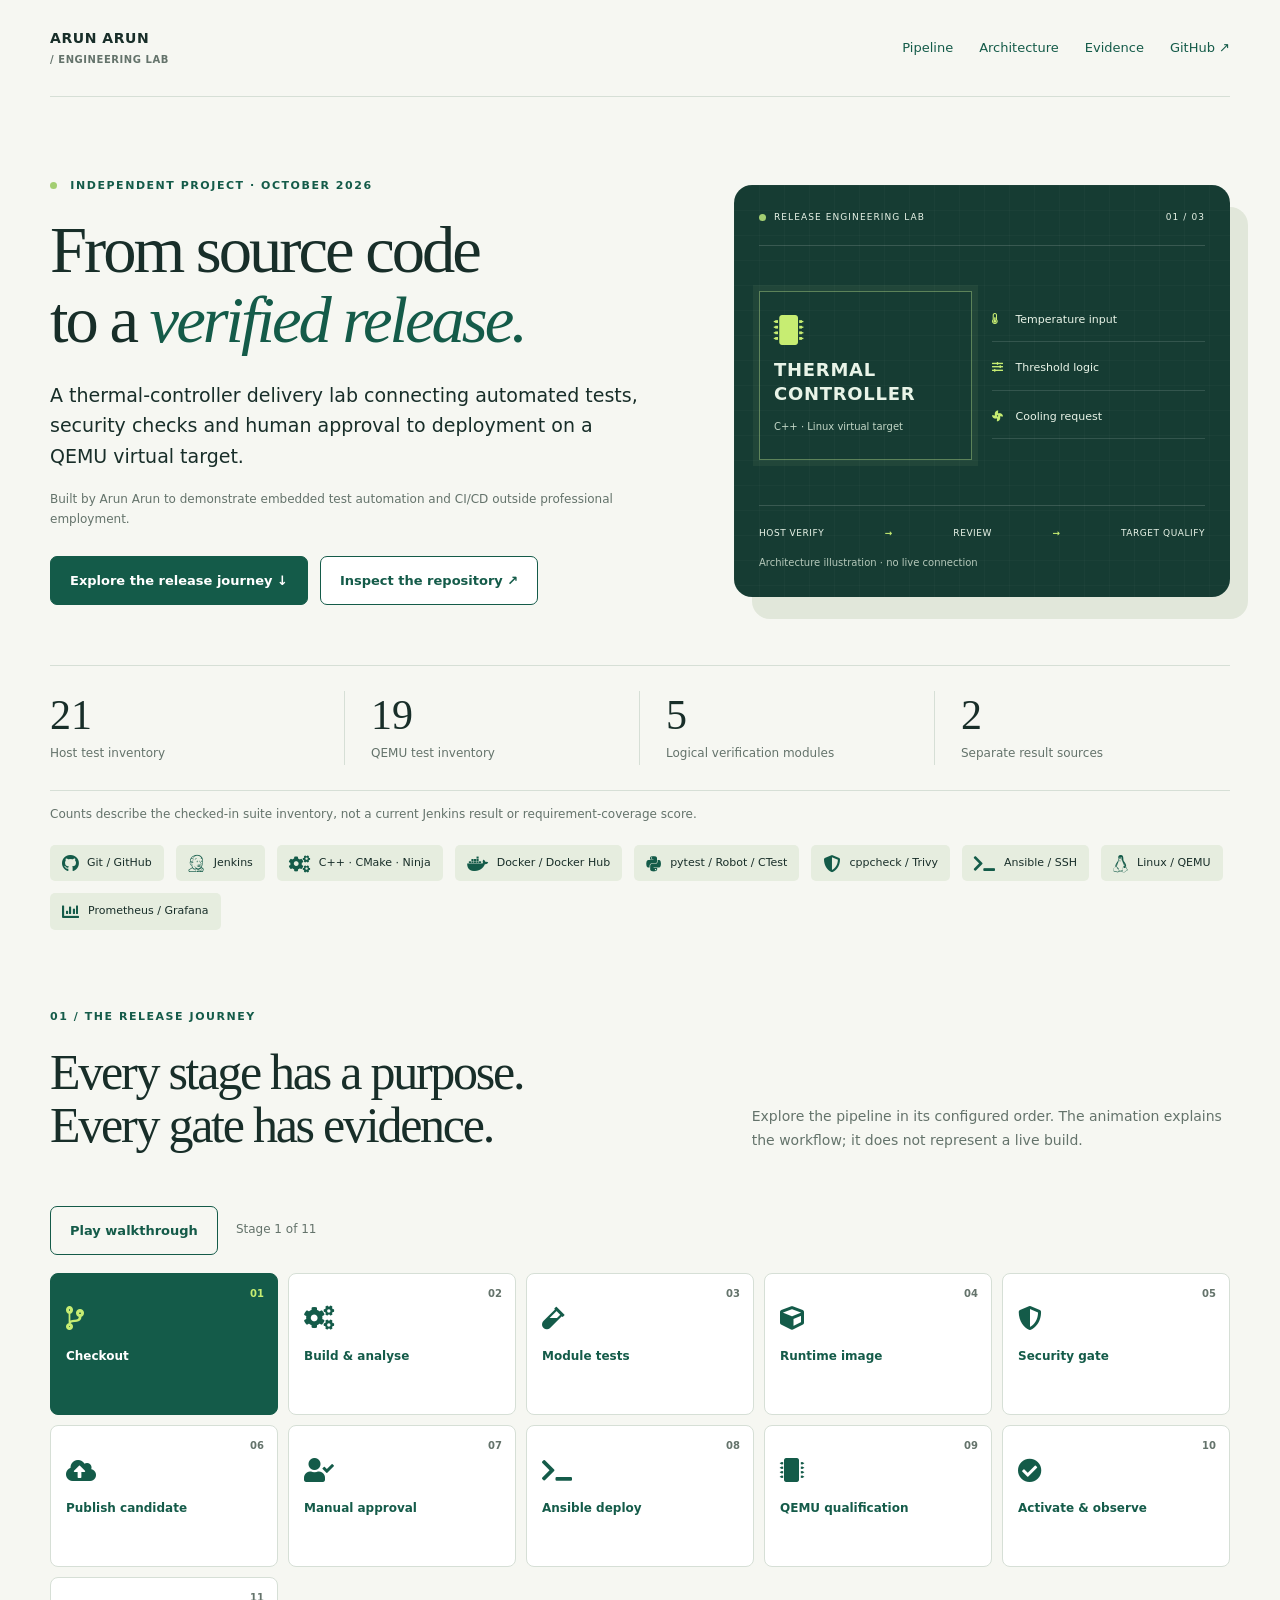
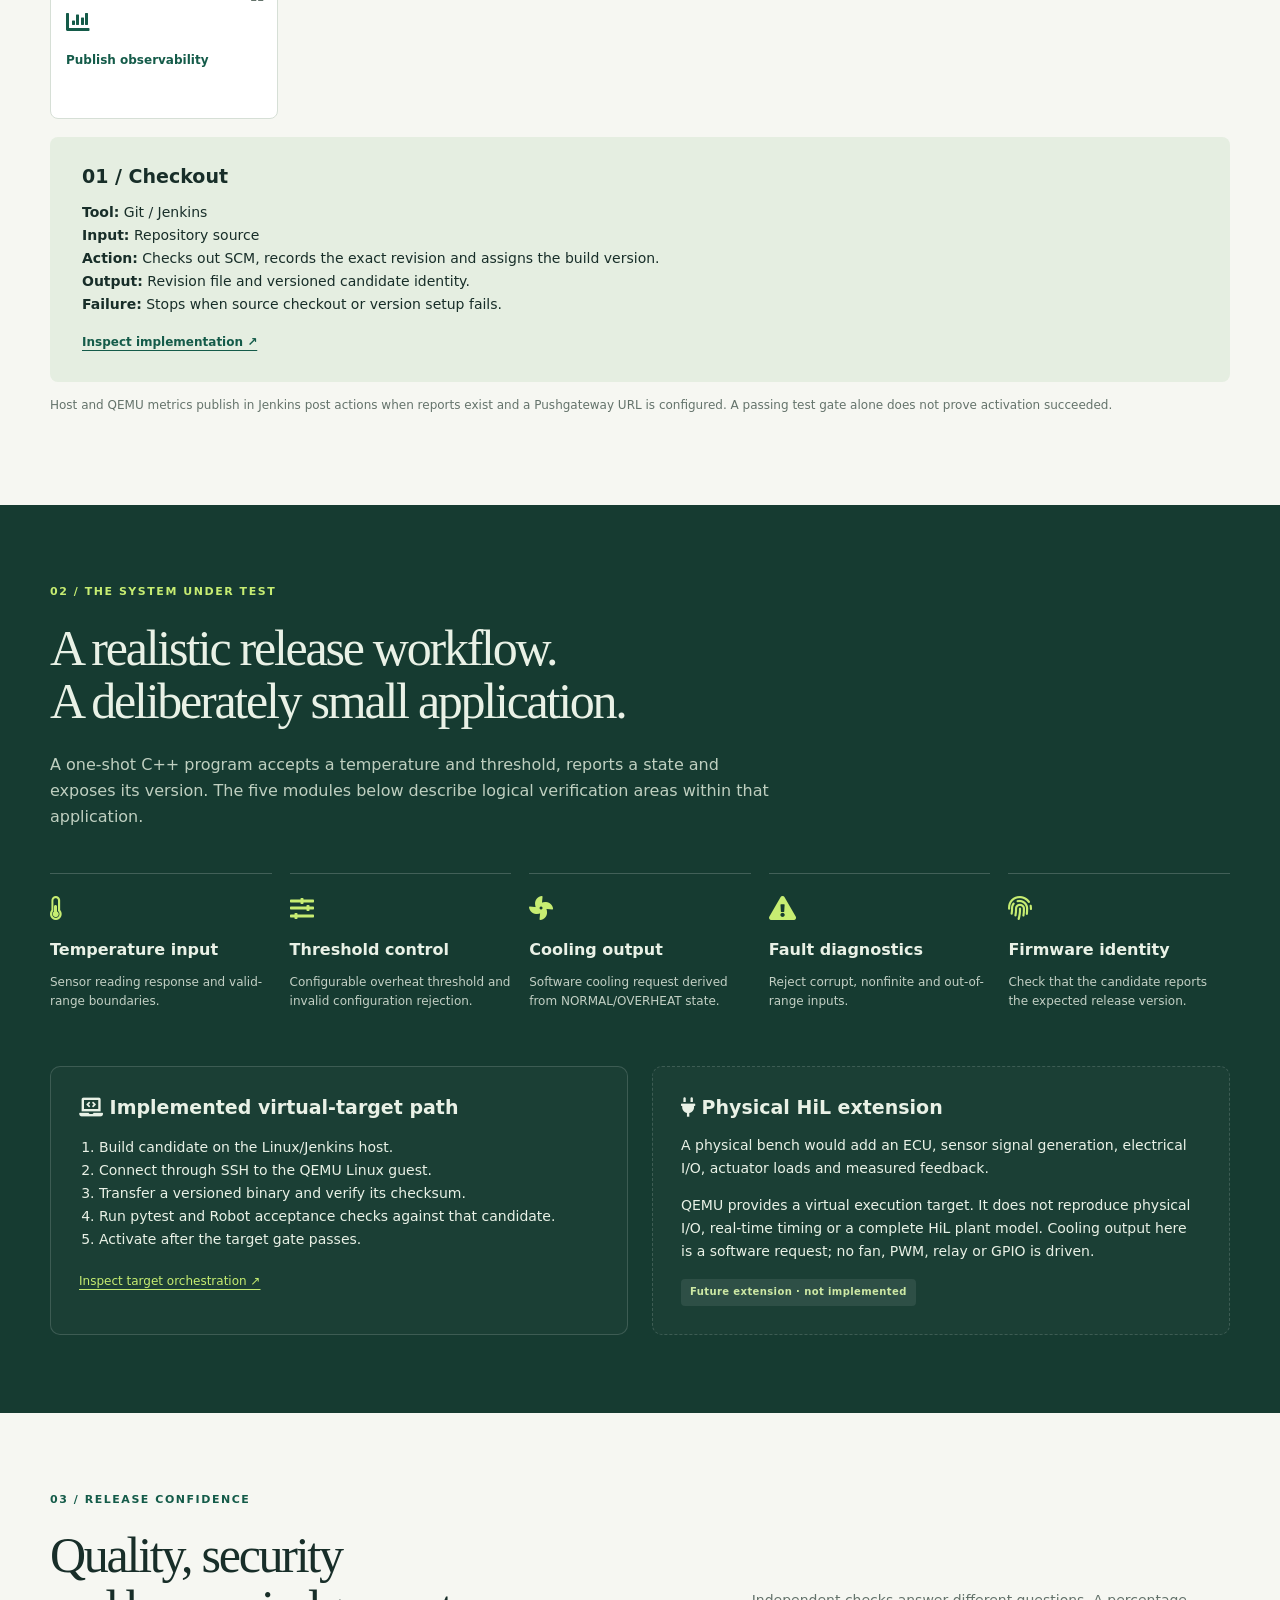
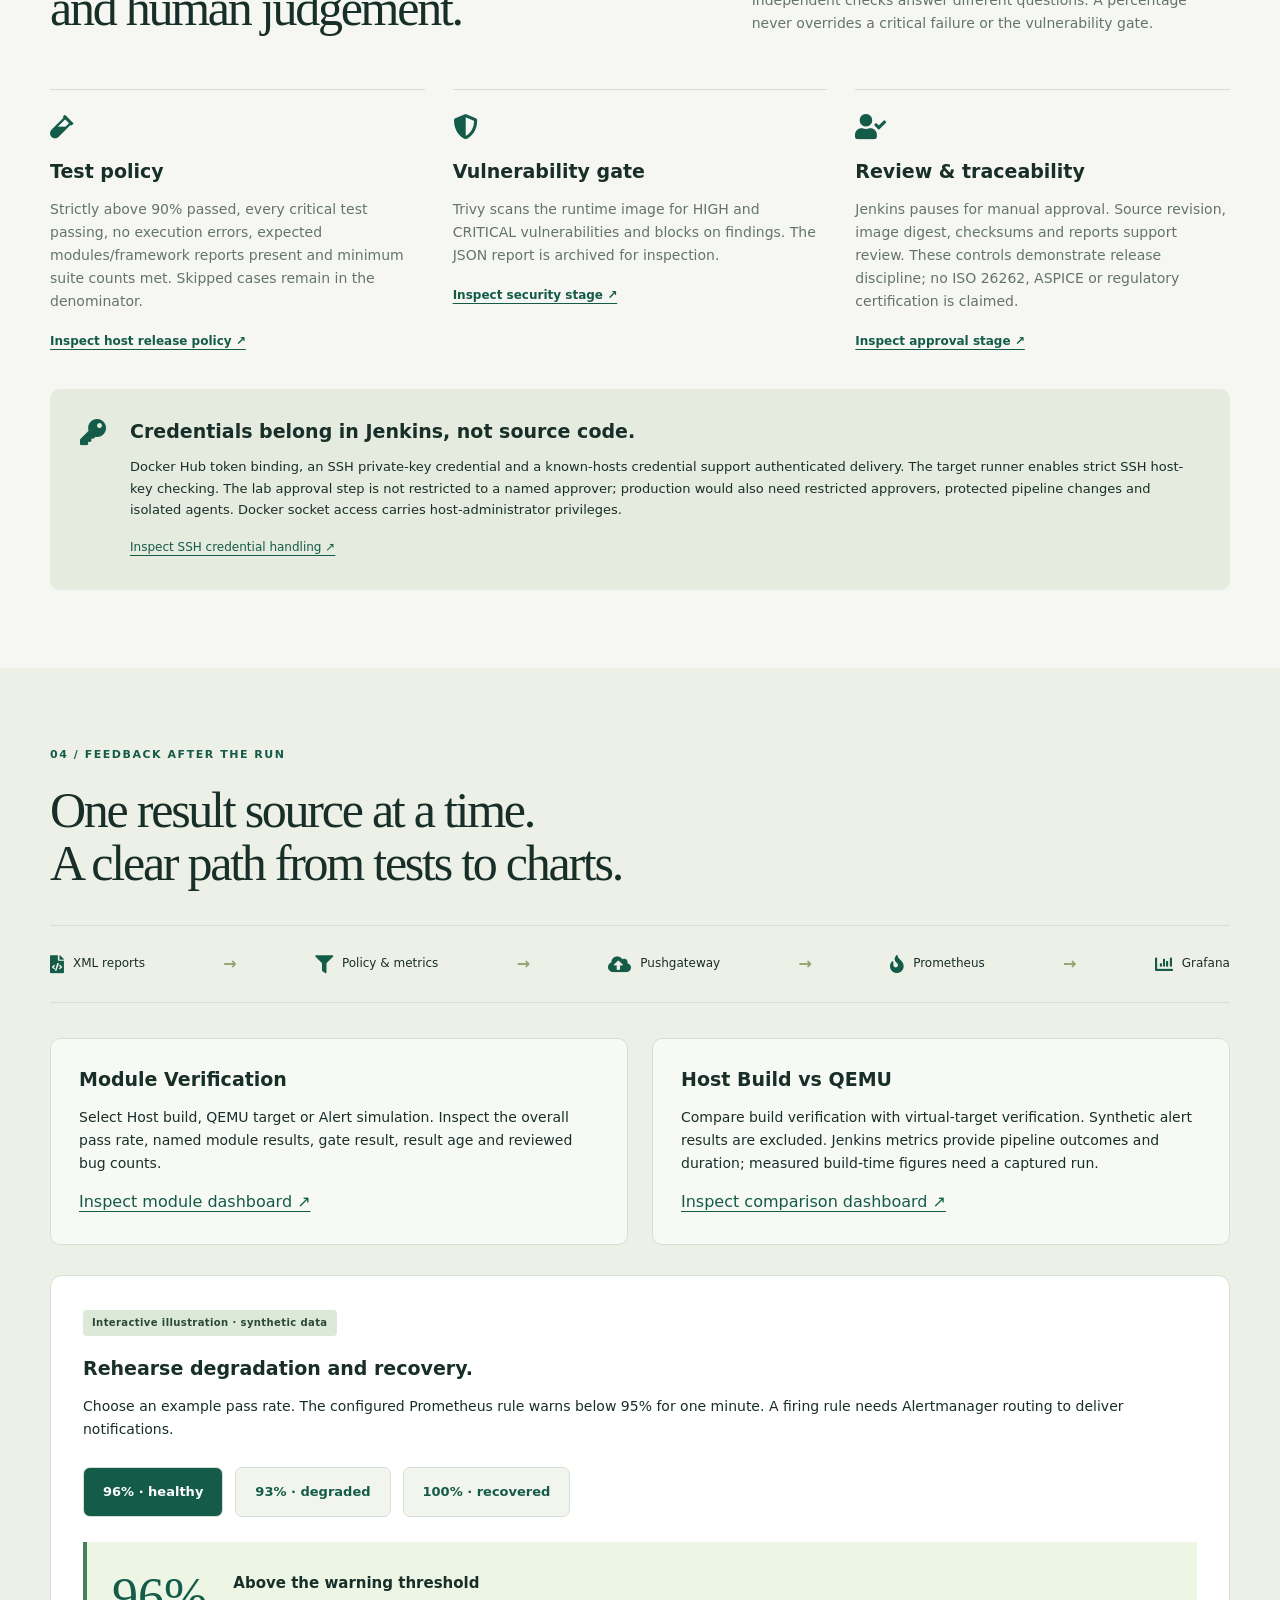
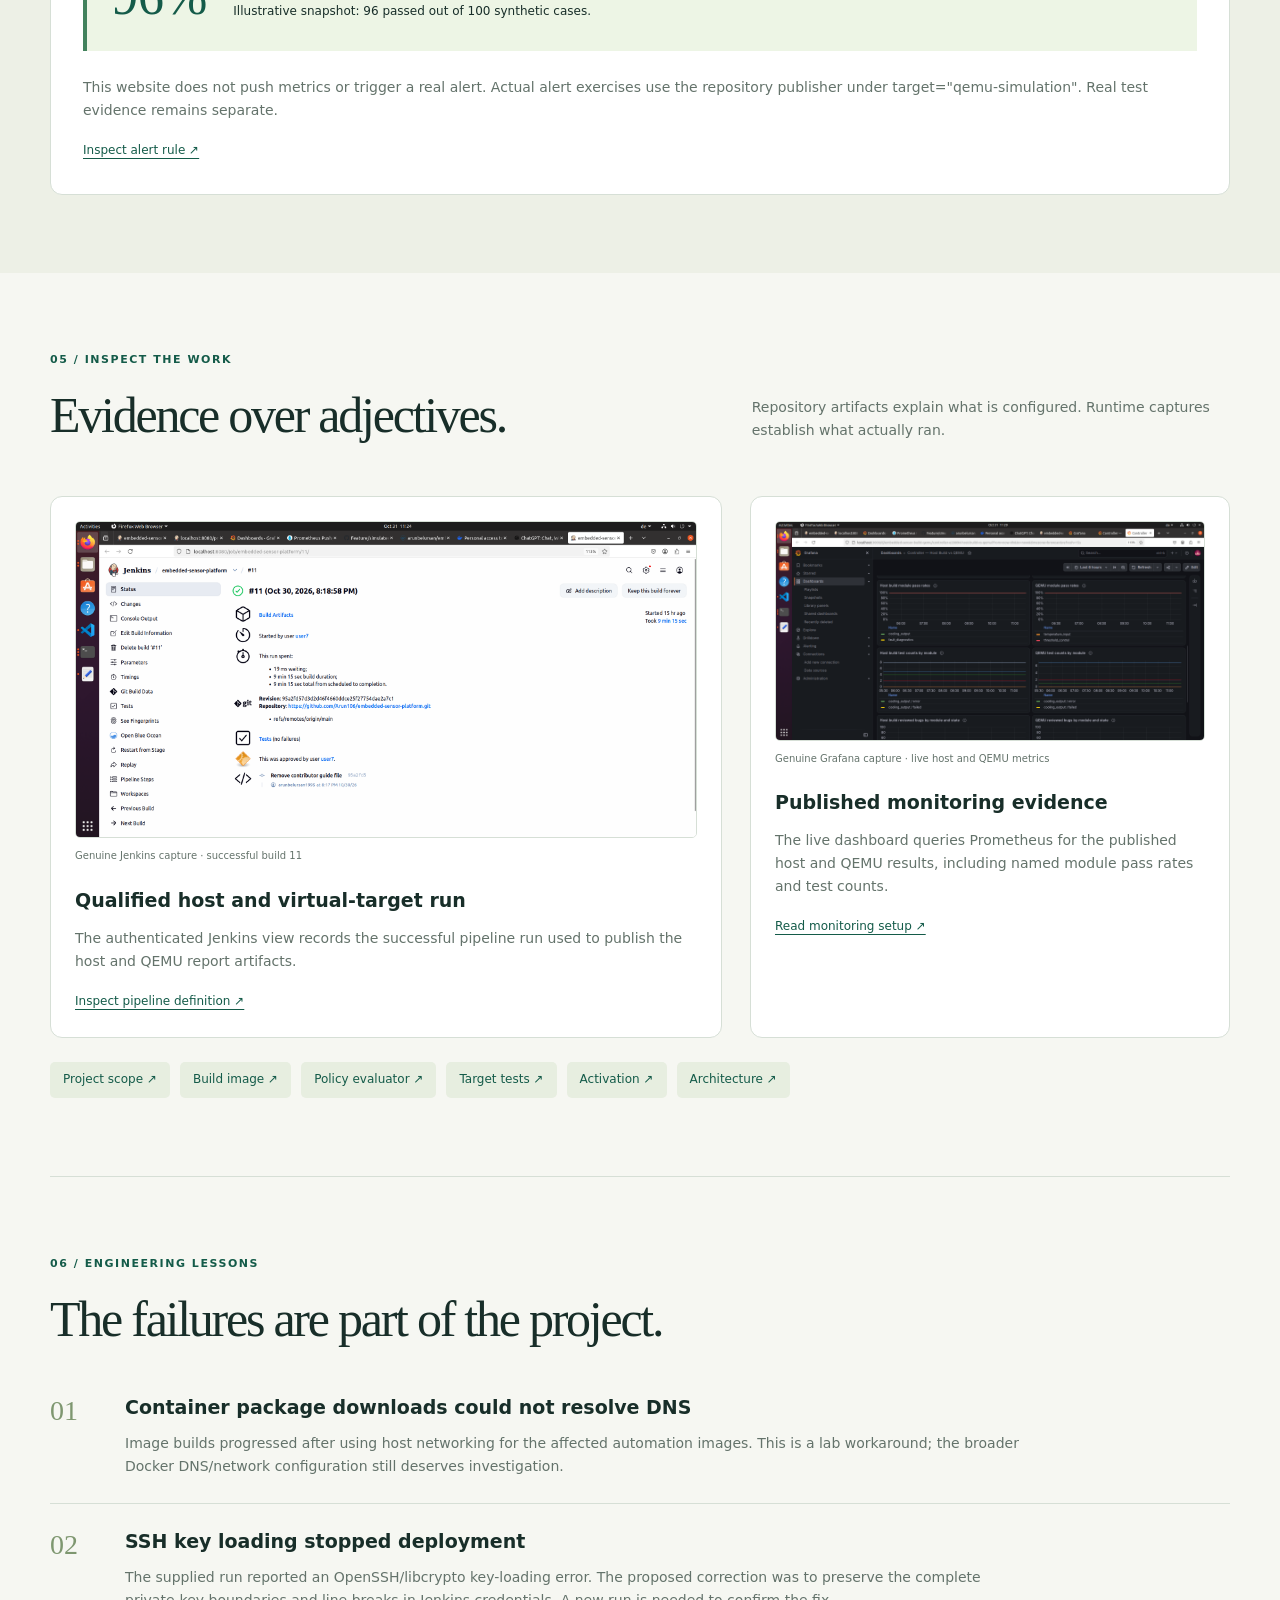
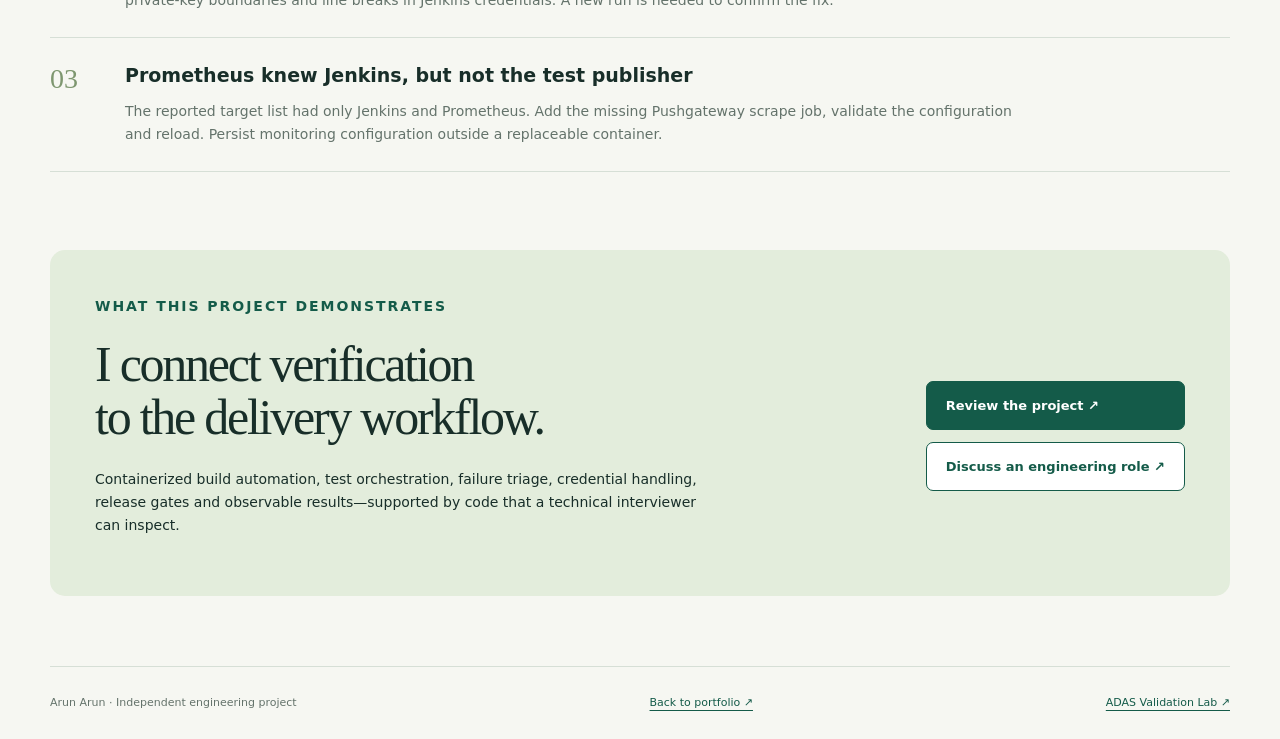
<file: thermal-controller/index.html>
<!doctype html><html lang="en"><head><meta charset="utf-8"><meta name="viewport" content="width=device-width,initial-scale=1"><title>Thermal Controller | Arun Arun — CI/CD & Virtual Target Verification</title><meta name="description" content="An independent embedded software CI/CD project: C++ and CMake, Jenkins, automated test gates, Trivy, Docker Hub, Ansible, QEMU and Grafana."><link rel="stylesheet" href="../assets/css/fontawesome-all.min.css"><link rel="stylesheet" href="showcase.css"></head><body>
<header class="wrap top"><a class="brand" href="../">ARUN ARUN <span>/ ENGINEERING LAB</span></a><nav aria-label="Project"><a href="#pipeline">Pipeline</a><a href="#architecture">Architecture</a><a href="#evidence">Evidence</a><a href="https://github.com/Arun106/embedded-sensor-platform">GitHub ↗</a></nav></header>
<main><section class="wrap hero"><div><p class="eyebrow"><span class="live-dot"></span> INDEPENDENT PROJECT · OCTOBER 2026</p><h1>From source code<br>to a <em>verified release.</em></h1><p class="lede">A thermal-controller delivery lab connecting automated tests, security checks and human approval to deployment on a QEMU virtual target.</p><p class="subtle">Built by Arun Arun to demonstrate embedded test automation and CI/CD outside professional employment.</p><div class="actions"><a class="primary" href="#pipeline">Explore the release journey ↓</a><a class="secondary" href="https://github.com/Arun106/embedded-sensor-platform">Inspect the repository ↗</a></div></div><aside class="hero-board" aria-label="Project architecture overview"><div class="board-top"><span class="live-dot"></span> RELEASE ENGINEERING LAB <span>01 / 03</span></div><div class="board-body"><div class="chip"><i class="fas fa-microchip" aria-hidden="true"></i><strong>THERMAL<br>CONTROLLER</strong><small>C++ · Linux virtual target</small></div><div class="signals"><span><i class="fas fa-thermometer-half"></i> Temperature input</span><span><i class="fas fa-sliders-h"></i> Threshold logic</span><span><i class="fas fa-fan"></i> Cooling request</span></div></div><div class="board-bottom">HOST VERIFY <b>→</b> REVIEW <b>→</b> TARGET QUALIFY</div><p>Architecture illustration · no live connection</p></aside></section>
<section class="wrap facts" aria-label="Verification inventory"><div><b>21</b><span>Host test inventory</span></div><div><b>19</b><span>QEMU test inventory</span></div><div><b>5</b><span>Logical verification modules</span></div><div><b>2</b><span>Separate result sources</span></div></section><p class="wrap note">Counts describe the checked-in suite inventory, not a current Jenkins result or requirement-coverage score.</p><div class="wrap toolstack" aria-label="Tool stack"><span><i class="fab fa-github" aria-hidden="true"></i> Git / GitHub</span><span><i class="fab fa-jenkins" aria-hidden="true"></i> Jenkins</span><span><i class="fas fa-cogs" aria-hidden="true"></i> C++ · CMake · Ninja</span><span><i class="fab fa-docker" aria-hidden="true"></i> Docker / Docker Hub</span><span><i class="fab fa-python" aria-hidden="true"></i> pytest / Robot / CTest</span><span><i class="fas fa-shield-alt" aria-hidden="true"></i> cppcheck / Trivy</span><span><i class="fas fa-terminal" aria-hidden="true"></i> Ansible / SSH</span><span><i class="fab fa-linux" aria-hidden="true"></i> Linux / QEMU</span><span><i class="fas fa-chart-bar" aria-hidden="true"></i> Prometheus / Grafana</span></div>
<section class="wrap section" id="pipeline"><div class="section-head"><div><p class="eyebrow">01 / THE RELEASE JOURNEY</p><h2>Every stage has a purpose.<br>Every gate has evidence.</h2></div><p>Explore the pipeline in its configured order. The animation explains the workflow; it does not represent a live build.</p></div><div class="pipeline-controls"><button id="play" type="button">Play walkthrough</button><span id="step-count" aria-live="polite">Stage 1 of 10</span></div><div class="pipeline"><button class="stage" data-stage="0" aria-pressed="true"><span class="stage-no">01</span><i class="fas fa-code-branch" aria-hidden="true"></i><strong>Checkout</strong></button><button class="stage" data-stage="1" aria-pressed="false"><span class="stage-no">02</span><i class="fas fa-cogs" aria-hidden="true"></i><strong>Build & analyse</strong></button><button class="stage" data-stage="2" aria-pressed="false"><span class="stage-no">03</span><i class="fas fa-vial" aria-hidden="true"></i><strong>Module tests</strong></button><button class="stage" data-stage="3" aria-pressed="false"><span class="stage-no">04</span><i class="fas fa-cube" aria-hidden="true"></i><strong>Runtime image</strong></button><button class="stage" data-stage="4" aria-pressed="false"><span class="stage-no">05</span><i class="fas fa-shield-alt" aria-hidden="true"></i><strong>Security gate</strong></button><button class="stage" data-stage="5" aria-pressed="false"><span class="stage-no">06</span><i class="fas fa-cloud-upload-alt" aria-hidden="true"></i><strong>Publish candidate</strong></button><button class="stage" data-stage="6" aria-pressed="false"><span class="stage-no">07</span><i class="fas fa-user-check" aria-hidden="true"></i><strong>Manual approval</strong></button><button class="stage" data-stage="7" aria-pressed="false"><span class="stage-no">08</span><i class="fas fa-terminal" aria-hidden="true"></i><strong>Ansible deploy</strong></button><button class="stage" data-stage="8" aria-pressed="false"><span class="stage-no">09</span><i class="fas fa-microchip" aria-hidden="true"></i><strong>QEMU qualification</strong></button><button class="stage" data-stage="9" aria-pressed="false"><span class="stage-no">10</span><i class="fas fa-check-circle" aria-hidden="true"></i><strong>Activate & observe</strong></button></div><article class="stage-detail" id="stage-detail" aria-live="polite"></article><p class="note">Host and QEMU metrics publish in Jenkins post actions when reports exist and a Pushgateway URL is configured. A passing test gate alone does not prove activation succeeded.</p></section>
<section class="dark" id="architecture"><div class="wrap section"><p class="eyebrow">02 / THE SYSTEM UNDER TEST</p><h2>A realistic release workflow.<br>A deliberately small application.</h2><p class="dark-lede">A one-shot C++ program accepts a temperature and threshold, reports a state and exposes its version. The five modules below describe logical verification areas within that application.</p><div class="modules"><article class="module"><i class="fas fa-thermometer-half" aria-hidden="true"></i><h3>Temperature input</h3><p>Sensor reading response and valid-range boundaries.</p></article><article class="module"><i class="fas fa-sliders-h" aria-hidden="true"></i><h3>Threshold control</h3><p>Configurable overheat threshold and invalid configuration rejection.</p></article><article class="module"><i class="fas fa-fan" aria-hidden="true"></i><h3>Cooling output</h3><p>Software cooling request derived from NORMAL/OVERHEAT state.</p></article><article class="module"><i class="fas fa-exclamation-triangle" aria-hidden="true"></i><h3>Fault diagnostics</h3><p>Reject corrupt, nonfinite and out-of-range inputs.</p></article><article class="module"><i class="fas fa-fingerprint" aria-hidden="true"></i><h3>Firmware identity</h3><p>Check that the candidate reports the expected release version.</p></article></div><div class="architecture-grid"><article><h3><i class="fas fa-laptop-code"></i> Implemented virtual-target path</h3><ol><li>Build candidate on the Linux/Jenkins host.</li><li>Connect through SSH to the QEMU Linux guest.</li><li>Transfer a versioned binary and verify its checksum.</li><li>Run pytest and Robot acceptance checks against that candidate.</li><li>Activate after the target gate passes.</li></ol><a href="https://github.com/Arun106/embedded-sensor-platform/blob/main/scripts/run_qemu_ci.sh" target="_blank" rel="noopener noreferrer">Inspect target orchestration ↗</a></article><article class="future"><h3><i class="fas fa-plug"></i> Physical HiL extension</h3><p>A physical bench would add an ECU, sensor signal generation, electrical I/O, actuator loads and measured feedback.</p><p>QEMU provides a virtual execution target. It does not reproduce physical I/O, real-time timing or a complete HiL plant model. Cooling output here is a software request; no fan, PWM, relay or GPIO is driven.</p><span class="tag">Future extension · not implemented</span></article></div></div></section>
<section class="wrap section" id="gates"><div class="section-head"><div><p class="eyebrow">03 / RELEASE CONFIDENCE</p><h2>Quality, security<br>and human judgement.</h2></div><p>Independent checks answer different questions. A percentage never overrides a critical failure or the vulnerability gate.</p></div><div class="gate-grid"><article><i class="fas fa-vial"></i><h3>Test policy</h3><p>Strictly above 90% passed, every critical test passing, no execution errors, expected modules/framework reports present and minimum suite counts met. Skipped cases remain in the denominator.</p><a href="https://github.com/Arun106/embedded-sensor-platform/blob/main/config/test-policy.json" target="_blank" rel="noopener noreferrer">Inspect host release policy ↗</a></article><article><i class="fas fa-shield-alt"></i><h3>Vulnerability gate</h3><p>Trivy scans the runtime image for HIGH and CRITICAL vulnerabilities and blocks on findings. The JSON report is archived for inspection.</p><a href="https://github.com/Arun106/embedded-sensor-platform/blob/main/Jenkinsfile" target="_blank" rel="noopener noreferrer">Inspect security stage ↗</a></article><article><i class="fas fa-user-check"></i><h3>Review & traceability</h3><p>Jenkins pauses for manual approval. Source revision, image digest, checksums and reports support review. These controls demonstrate release discipline; no ISO 26262, ASPICE or regulatory certification is claimed.</p><a href="https://github.com/Arun106/embedded-sensor-platform/blob/main/Jenkinsfile" target="_blank" rel="noopener noreferrer">Inspect approval stage ↗</a></article></div><div class="credential-band"><i class="fas fa-key" aria-hidden="true"></i><div><h3>Credentials belong in Jenkins, not source code.</h3><p>Docker Hub token binding, an SSH private-key credential and a known-hosts credential support authenticated delivery. The target runner enables strict SSH host-key checking. The lab approval step is not restricted to a named approver; production would also need restricted approvers, protected pipeline changes and isolated agents. Docker socket access carries host-administrator privileges.</p><a href="https://github.com/Arun106/embedded-sensor-platform/blob/main/scripts/run_qemu_ci.sh" target="_blank" rel="noopener noreferrer">Inspect SSH credential handling ↗</a></div></div></section>
<section class="observability"><div class="wrap section"><p class="eyebrow">04 / FEEDBACK AFTER THE RUN</p><h2>One result source at a time.<br>A clear path from tests to charts.</h2><div class="telemetry"><span><i class="fas fa-file-code"></i> XML reports</span><b>→</b><span><i class="fas fa-filter"></i> Policy & metrics</span><b>→</b><span><i class="fas fa-cloud-upload-alt"></i> Pushgateway</span><b>→</b><span><i class="fas fa-fire"></i> Prometheus</span><b>→</b><span><i class="fas fa-chart-bar"></i> Grafana</span></div><div class="architecture-grid"><article><h3>Module Verification</h3><p>Select Host build, QEMU target or Alert simulation. Inspect the overall pass rate, named module results, gate result, result age and reviewed bug counts.</p><a href="https://github.com/Arun106/embedded-sensor-platform/blob/main/monitoring/module-dashboard.json" target="_blank" rel="noopener noreferrer">Inspect module dashboard ↗</a></article><article><h3>Host Build vs QEMU</h3><p>Compare build verification with virtual-target verification. Synthetic alert results are excluded. Jenkins metrics provide pipeline outcomes and duration; measured build-time figures need a captured run.</p><a href="https://github.com/Arun106/embedded-sensor-platform/blob/main/monitoring/qemu-dashboard.json" target="_blank" rel="noopener noreferrer">Inspect comparison dashboard ↗</a></article></div><div class="simulation"><span class="tag">Interactive illustration · synthetic data</span><h3>Rehearse degradation and recovery.</h3><p>Choose an example pass rate. The configured Prometheus rule warns below 95% for one minute. A firing rule needs Alertmanager routing to deliver notifications.</p><div class="actions"><button class="scenario" data-rate="96" aria-pressed="true">96% · healthy</button><button class="scenario" data-rate="93" aria-pressed="false">93% · degraded</button><button class="scenario" data-rate="100" aria-pressed="false">100% · recovered</button></div><div class="sim-readout" aria-live="polite"><strong id="sim-rate">96%</strong><div><b id="sim-status">Above the warning threshold</b><p id="sim-note">Illustrative snapshot: 96 passed out of 100 synthetic cases.</p></div></div><p class="note">This website does not push metrics or trigger a real alert. Actual alert exercises use the repository publisher under target="qemu-simulation". Real test evidence remains separate.</p><a href="https://github.com/Arun106/embedded-sensor-platform/blob/main/monitoring/simulation-alerts.yml" target="_blank" rel="noopener noreferrer">Inspect alert rule ↗</a></div></div></section>
<section class="wrap section" id="evidence"><div class="section-head"><div><p class="eyebrow">05 / INSPECT THE WORK</p><h2>Evidence over adjectives.</h2></div><p>Repository artifacts explain what is configured. Runtime captures establish what actually ran.</p></div><div class="evidence-grid"><article><figure><a href="assets/jenkins-build-11-success.png"><img src="assets/jenkins-build-11-success.png" alt="Authenticated Jenkins browser view showing successful embedded-sensor-platform build 11" loading="lazy"></a><figcaption>Genuine Jenkins capture · successful build 11</figcaption></figure><h3>Qualified host and virtual-target run</h3><p>The authenticated Jenkins view records the successful pipeline run used to publish the host and QEMU report artifacts.</p><a href="https://github.com/Arun106/embedded-sensor-platform/blob/main/Jenkinsfile" target="_blank" rel="noopener noreferrer">Inspect pipeline definition ↗</a></article><article><figure><a href="assets/grafana-controller-dashboard.png"><img src="assets/grafana-controller-dashboard.png" alt="Live Grafana Controller Host Build versus QEMU dashboard showing module pass rates and test counts" loading="lazy"></a><figcaption>Genuine Grafana capture · live host and QEMU metrics</figcaption></figure><h3>Published monitoring evidence</h3><p>The live dashboard queries Prometheus for the published host and QEMU results, including named module pass rates and test counts.</p><a href="https://github.com/Arun106/embedded-sensor-platform/blob/main/monitoring/QEMU-MONITORING.md" target="_blank" rel="noopener noreferrer">Read monitoring setup ↗</a></article></div><div class="evidence-links"><a href="https://github.com/Arun106/embedded-sensor-platform/blob/main/README.md" target="_blank" rel="noopener noreferrer">Project scope ↗</a> <a href="https://github.com/Arun106/embedded-sensor-platform/blob/main/Dockerfile" target="_blank" rel="noopener noreferrer">Build image ↗</a> <a href="https://github.com/Arun106/embedded-sensor-platform/blob/main/scripts/gate.py" target="_blank" rel="noopener noreferrer">Policy evaluator ↗</a> <a href="https://github.com/Arun106/embedded-sensor-platform/blob/main/tests/qemu/test_thermal_target.py" target="_blank" rel="noopener noreferrer">Target tests ↗</a> <a href="https://github.com/Arun106/embedded-sensor-platform/blob/main/ansible/activate-qemu.yml" target="_blank" rel="noopener noreferrer">Activation ↗</a> <a href="https://github.com/Arun106/embedded-sensor-platform/blob/main/monitoring/MODULE-ARCHITECTURE.md" target="_blank" rel="noopener noreferrer">Architecture ↗</a></div></section>
<section class="wrap section lessons"><p class="eyebrow">06 / ENGINEERING LESSONS</p><h2>The failures are part of the project.</h2><div class="lesson"><span>01</span><div><h3>Container package downloads could not resolve DNS</h3><p>Image builds progressed after using host networking for the affected automation images. This is a lab workaround; the broader Docker DNS/network configuration still deserves investigation.</p></div></div><div class="lesson"><span>02</span><div><h3>SSH key loading stopped deployment</h3><p>The supplied run reported an OpenSSH/libcrypto key-loading error. The proposed correction was to preserve the complete private-key boundaries and line breaks in Jenkins credentials. A new run is needed to confirm the fix.</p></div></div><div class="lesson"><span>03</span><div><h3>Prometheus knew Jenkins, but not the test publisher</h3><p>The reported target list had only Jenkins and Prometheus. Add the missing Pushgateway scrape job, validate the configuration and reload. Persist monitoring configuration outside a replaceable container.</p></div></div></section>
<section class="wrap closing"><div><p class="eyebrow">WHAT THIS PROJECT DEMONSTRATES</p><h2>I connect verification<br>to the delivery workflow.</h2><p>Containerized build automation, test orchestration, failure triage, credential handling, release gates and observable results—supported by code that a technical interviewer can inspect.</p></div><div class="actions"><a class="primary" href="https://github.com/Arun106/embedded-sensor-platform">Review the project ↗</a><a class="secondary" href="../#interview">Discuss an engineering role ↗</a></div></section></main><footer class="wrap footer"><span>Arun Arun · Independent engineering project</span><a href="../">Back to portfolio ↗</a><a href="../adas-validation/">ADAS Validation Lab ↗</a></footer><script src="showcase.js"></script></body></html>
</file>
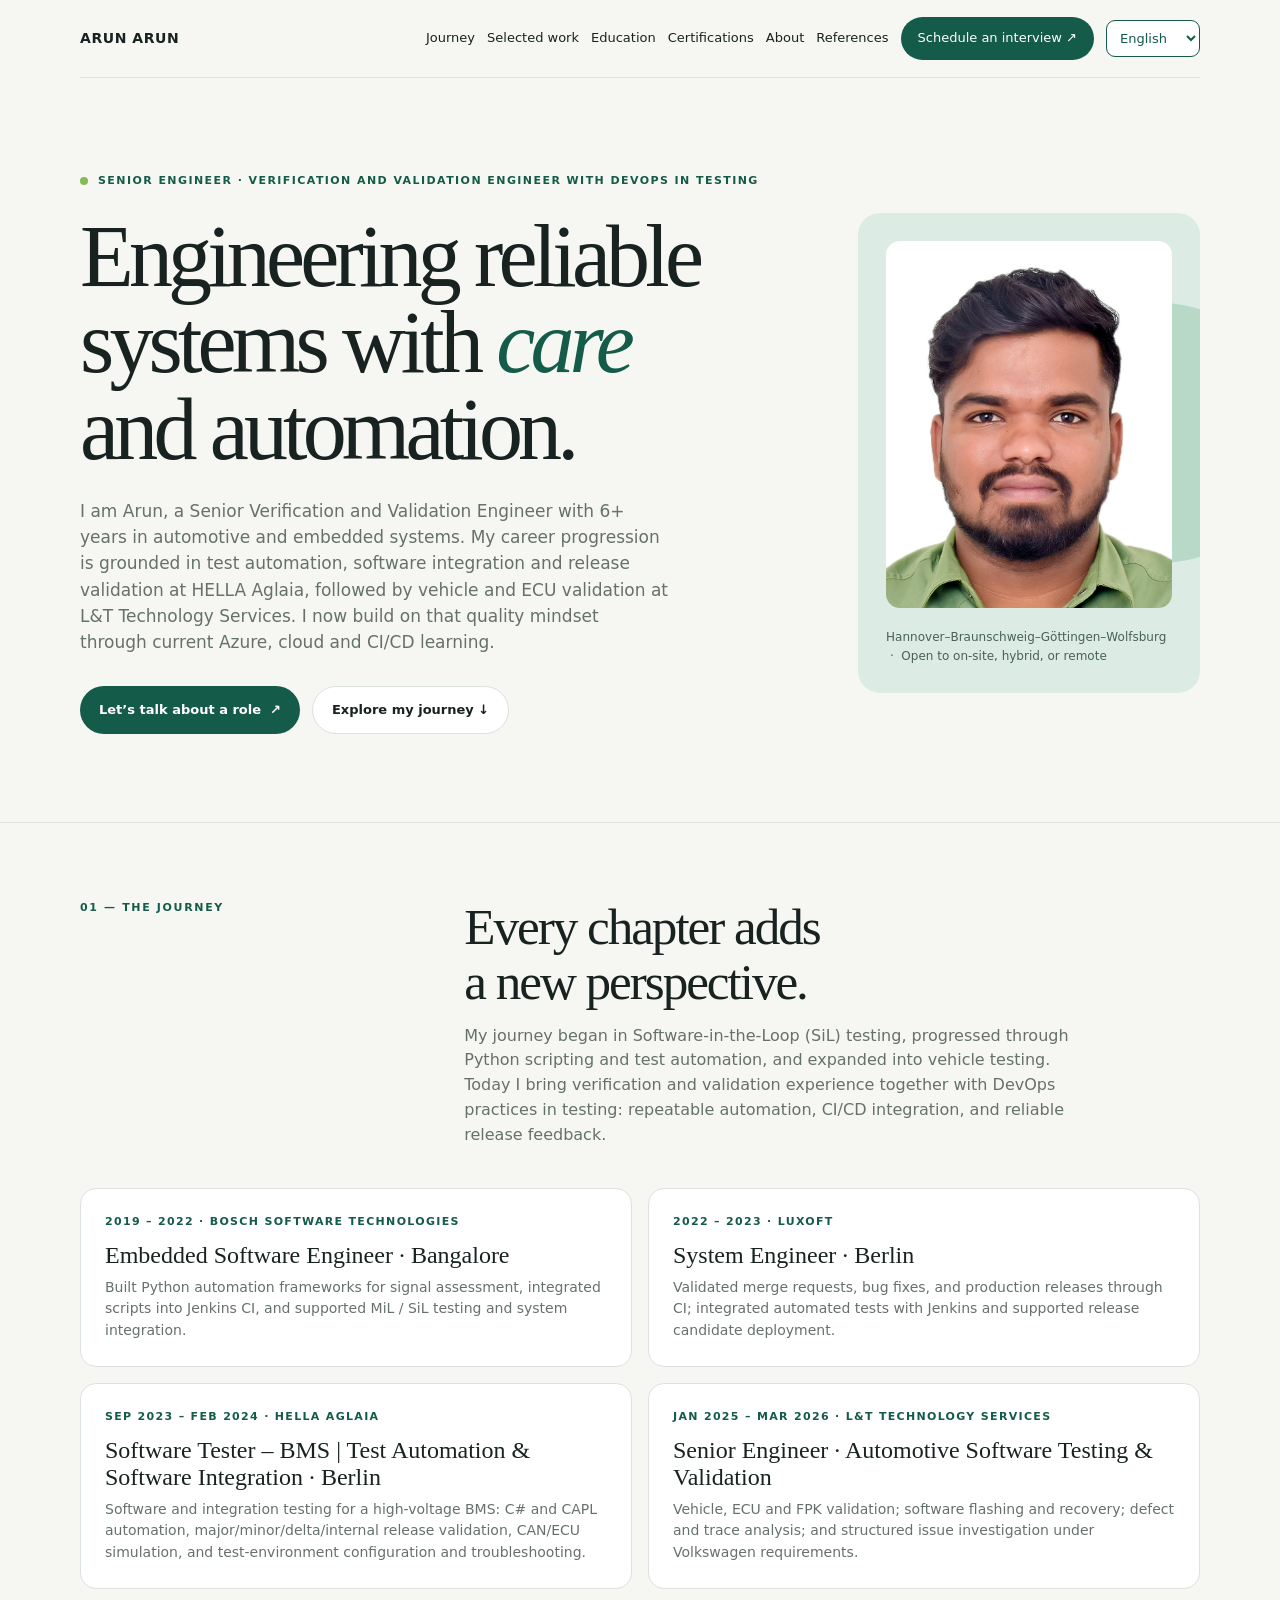
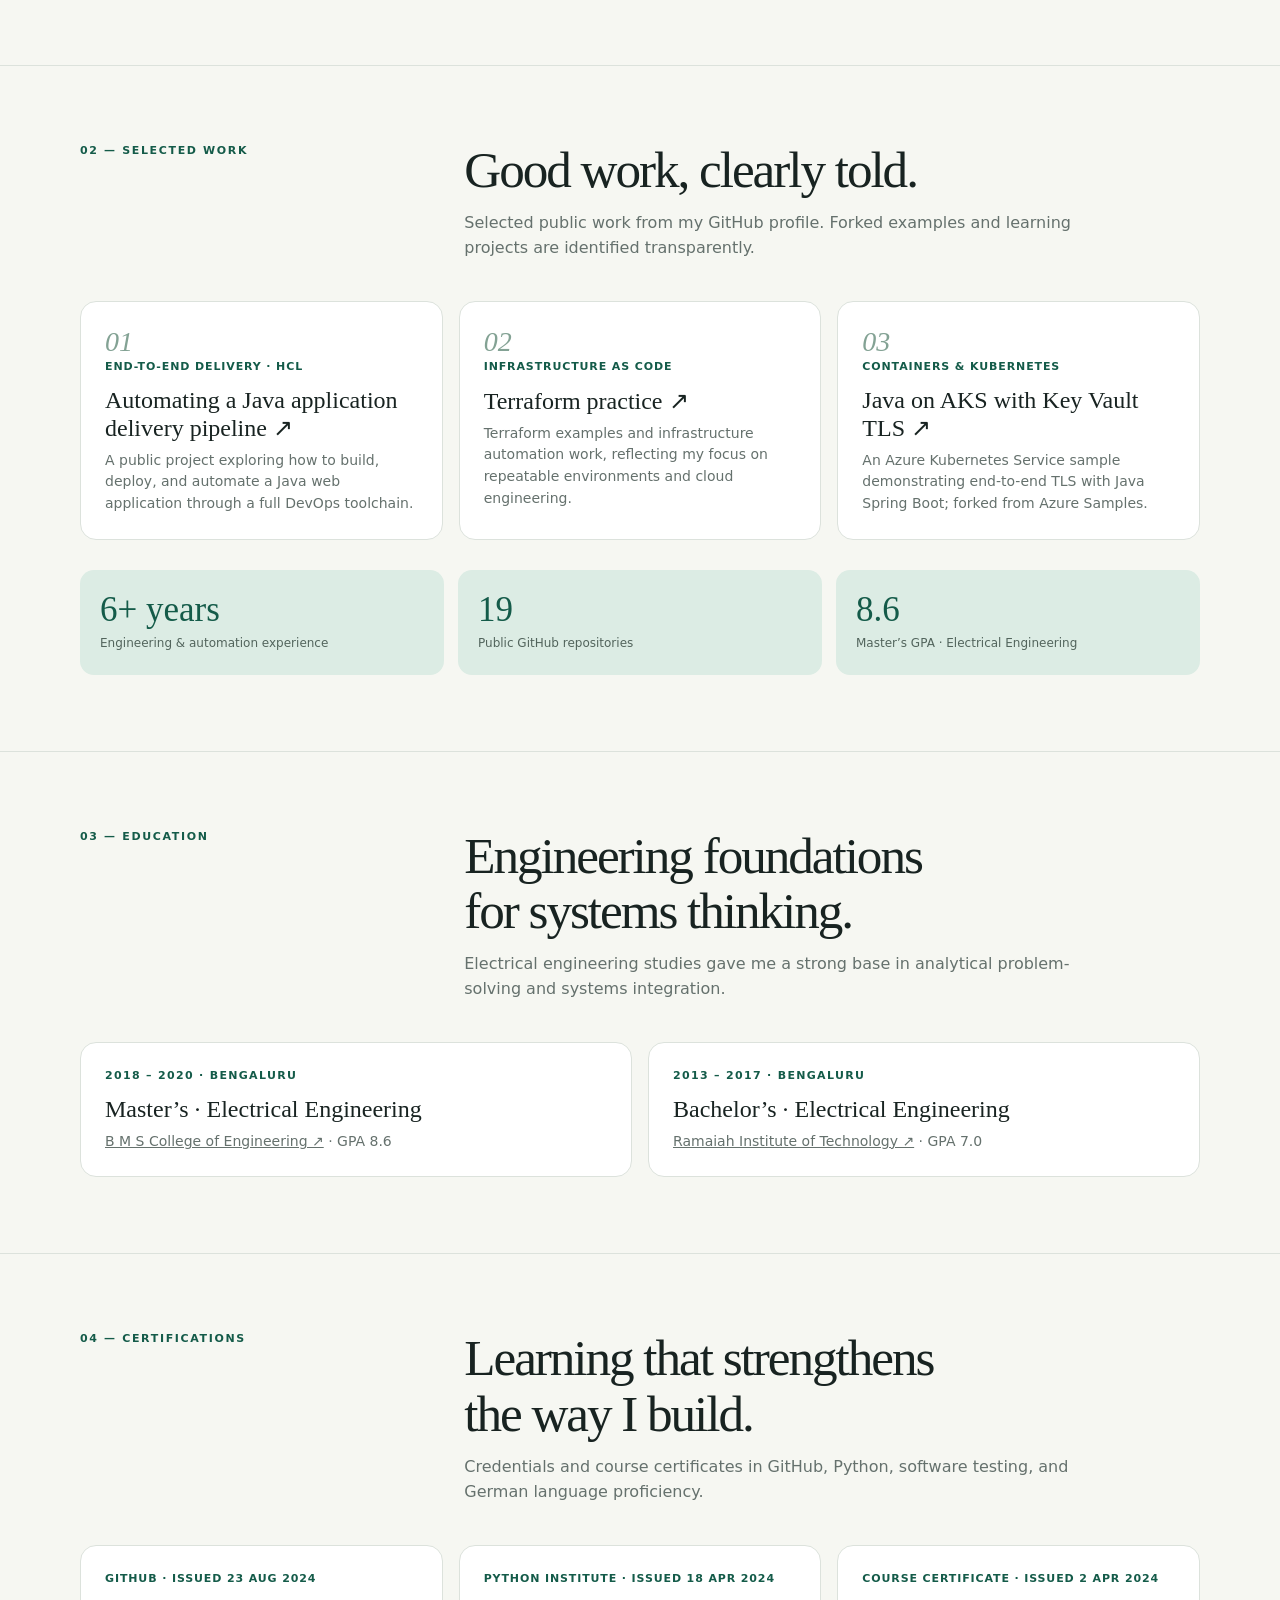
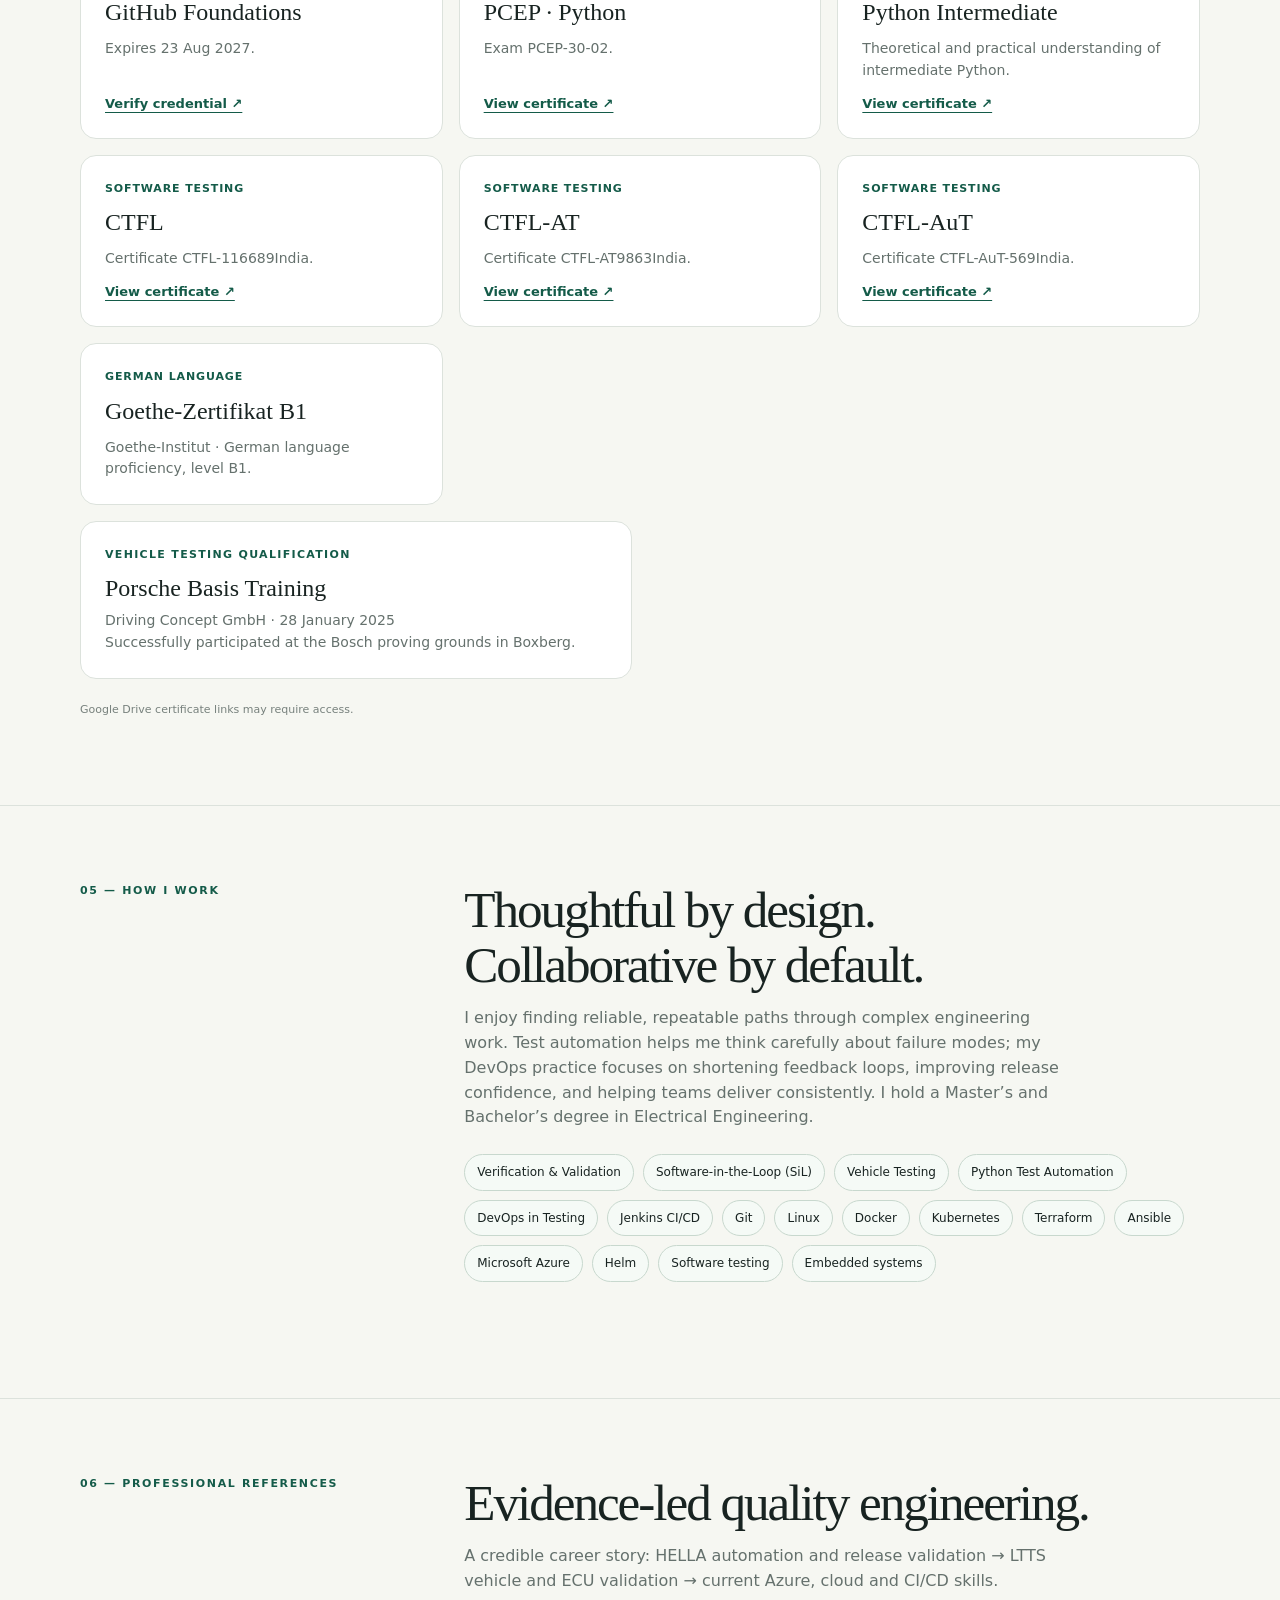
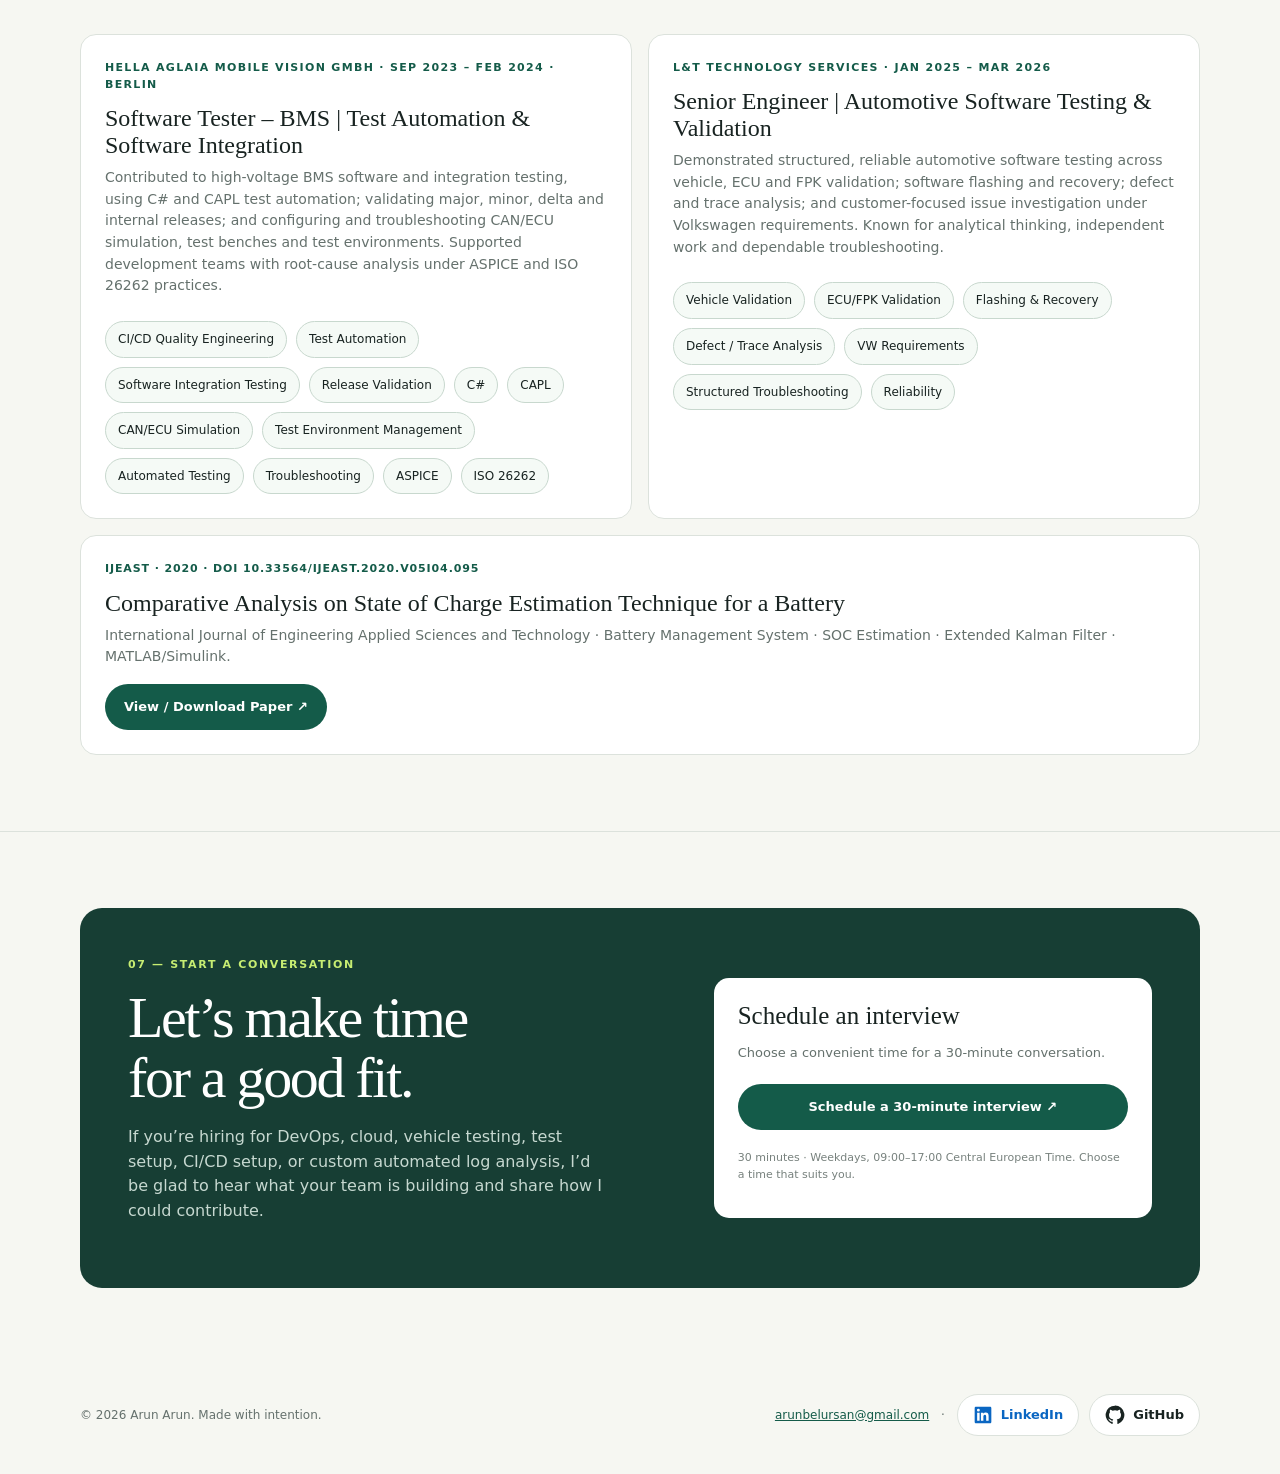
<file: profile.html>
<!DOCTYPE html>
<html lang="en">
<head>
<meta charset="utf-8"><meta name="viewport" content="width=device-width, initial-scale=1">
<meta name="description" content="Arun Arun — Senior Engineer, DevOps and Platform Engineering portfolio. Explore my career, projects and schedule an interview.">
<meta property="og:title" content="Arun Arun — Verification &amp; Validation Engineer">
<meta property="og:description" content="6+ years in embedded software, test automation and CI/CD. Explore my career and book a 30-minute interview.">
<meta name="theme-color" content="#f6f7f2">
<title>Arun Arun — Verification &amp; Validation Engineer</title>
<style>
:root{--ink:#182321;--muted:#65716d;--paper:#f6f7f2;--white:#fff;--green:#145b49;--mint:#dcece4;--line:#dce2dc;--accent:#c7ed72;--serif:Georgia,'Times New Roman',serif;--sans:Inter,ui-sans-serif,system-ui,-apple-system,'Segoe UI',sans-serif}*{box-sizing:border-box}html{scroll-behavior:smooth}body{margin:0;background:var(--paper);color:var(--ink);font-family:var(--sans);line-height:1.55}a{color:inherit}.wrap{width:min(1120px,calc(100% - 48px));margin:auto}.nav{height:78px;display:flex;align-items:center;justify-content:space-between;border-bottom:1px solid var(--line)}.brand{font-size:14px;font-weight:750;letter-spacing:.04em}.navlinks{display:flex;gap:28px;align-items:center;font-size:13px}.navlinks a{text-decoration:none}.navlinks .cta{background:var(--green);color:white;padding:11px 17px;border-radius:99px}.hero{padding:94px 0 88px;display:grid;grid-template-columns:1.35fr .65fr;gap:68px;align-items:center}.eyebrow{display:flex;align-items:center;gap:10px;text-transform:uppercase;letter-spacing:.13em;font-size:11px;font-weight:750;color:var(--green)}.dot{width:8px;height:8px;border-radius:50%;background:#87b957}.hero h1{font:clamp(52px,7vw,88px)/.98 var(--serif);font-weight:400;letter-spacing:-.055em;margin:25px 0}.hero h1 em{color:var(--green);font-weight:400}.hero p{font-size:17px;color:var(--muted);max-width:590px}.actions{display:flex;gap:12px;margin-top:30px;flex-wrap:wrap}.button{display:inline-flex;text-decoration:none;padding:13px 19px;border-radius:99px;font-size:13px;font-weight:700;align-items:center;gap:9px}.primary{background:var(--green);color:white}.secondary{border:1px solid var(--line);background:var(--white)}.profile-card{background:var(--mint);border-radius:22px;padding:28px;min-height:330px;display:flex;flex-direction:column;justify-content:space-between;position:relative;overflow:hidden}.profile-card:after{content:'';position:absolute;width:260px;height:260px;border-radius:50%;background:#b8d9c7;right:-90px;top:90px}.portrait{height:190px;border-radius:14px;background:linear-gradient(145deg,#aecbbd,#e6eee4);display:grid;place-items:center;color:#416255;font:italic 21px var(--serif);position:relative;z-index:1}.card-caption{position:relative;z-index:1;margin-top:20px;font-size:12px;color:#496057}.section{padding:76px 0;border-top:1px solid var(--line)}.section-head{display:grid;grid-template-columns:.65fr 1.35fr;gap:30px;margin-bottom:40px}.kicker{font-size:11px;text-transform:uppercase;letter-spacing:.15em;color:var(--green);font-weight:750}.section h2{font:clamp(36px,4vw,52px)/1.08 var(--serif);font-weight:400;letter-spacing:-.04em;margin:0}.lede{color:var(--muted);max-width:610px;margin:14px 0 0}.journey{display:grid;grid-template-columns:1fr 1fr;gap:16px}.journey article,.project{background:var(--white);border:1px solid var(--line);border-radius:16px;padding:24px}.journey .year{font-size:11px;letter-spacing:.12em;text-transform:uppercase;color:var(--green);font-weight:750}.journey h3,.project h3{font:24px var(--serif);font-weight:400;margin:12px 0 8px}.journey p,.project p{font-size:14px;color:var(--muted);margin:0}.skills{display:flex;gap:9px;flex-wrap:wrap;margin-top:24px}.pill{border:1px solid #c8d8ce;background:#f5faf6;padding:8px 12px;border-radius:99px;font-size:12px}.project-grid{display:grid;grid-template-columns:repeat(3,1fr);gap:16px}.project .index{font:italic 28px var(--serif);color:#83a294}.project .meta{font-size:11px;color:var(--green);font-weight:700;letter-spacing:.08em;text-transform:uppercase}.impact{display:grid;grid-template-columns:repeat(3,1fr);gap:14px;margin-top:30px}.stat{background:var(--mint);border-radius:14px;padding:20px}.stat strong{display:block;font:35px var(--serif);font-weight:400;color:var(--green)}.stat span{font-size:12px;color:#52645c}.booking{background:#173e34;color:white;border-radius:22px;padding:48px;display:grid;grid-template-columns:1.1fr .9fr;gap:50px;align-items:center}.booking .kicker{color:var(--accent)}.booking h2{font:clamp(38px,5vw,58px)/1.04 var(--serif);font-weight:400;letter-spacing:-.04em;margin:15px 0}.booking p{color:#c6d8d0;max-width:480px}.booking-box{background:#fff;color:var(--ink);border-radius:15px;padding:24px}.booking-box h3{margin:0 0 8px;font:25px var(--serif);font-weight:400}.booking-box p{color:var(--muted);font-size:13px}.booking-box .button{width:100%;justify-content:center;margin:8px 0}.smallnote{font-size:11px!important;color:#77817d!important}.footer{padding:30px 0 38px;display:flex;justify-content:space-between;gap:20px;color:var(--muted);font-size:12px}.footer a{color:var(--green)}
@media(max-width:760px){.wrap{width:min(100% - 32px,600px)}.nav{height:68px}.navlinks{gap:14px}.navlinks a:not(.cta){display:none}.hero{grid-template-columns:1fr;gap:30px;padding:65px 0}.profile-card{min-height:275px}.portrait{height:150px}.section{padding:58px 0}.section-head{grid-template-columns:1fr;gap:12px}.journey,.project-grid,.impact{grid-template-columns:1fr}.booking{grid-template-columns:1fr;padding:30px 22px;gap:20px}.footer{flex-direction:column}.hero h1{font-size:60px}}
.profile-photo{display:block;width:100%;height:auto;aspect-ratio:420/540;object-fit:cover;background:white}.certificate{display:flex;flex-direction:column;gap:12px}.certificate h3{margin:0}.certificate .certificate-link{margin-top:auto;font-size:13px;font-weight:700;color:var(--green);text-underline-offset:4px}.certificate .meta{line-height:1.6}.navlinks{gap:18px}@media(min-width:761px) and (max-width:1000px){.navlinks{gap:10px;font-size:11px}}a:focus-visible{outline:3px solid var(--green);outline-offset:5px}.social-links{display:inline-flex;gap:10px;align-items:center;vertical-align:middle;flex-wrap:wrap}.footer .social-link{display:inline-flex;align-items:center;gap:8px;padding:10px 15px;background:white;border:1px solid var(--line);border-radius:99px;font-size:13px;font-weight:700;text-decoration:none;transition:background .15s,border-color .15s}.footer .social-link:first-child{color:#0a66c2}.footer .social-link:last-child{color:#182321}.footer .social-link:hover{background:var(--mint);border-color:var(--green)}.social-link svg{flex-shrink:0}.footer{align-items:center}.footer>span:last-child{display:flex;align-items:center;flex-wrap:wrap;gap:8px}</style>
<meta property="og:image" content="https://arun106.github.io/portfolio/portfolio-preview.png"><meta property="og:image:width" content="1734"><meta property="og:image:height" content="907"><meta property="og:image:alt" content="Arun Arun — Senior Engineer"><meta property="og:url" content="https://arun106.github.io/portfolio/"><meta property="og:type" content="website"><meta name="twitter:card" content="summary_large_image"><style>.nav{height:auto;min-height:78px;gap:18px;padding-top:16px;padding-bottom:16px}.navlinks{flex-wrap:wrap;justify-content:flex-end;gap:12px}#language-switch{font:inherit;padding:9px;border:1px solid var(--green);border-radius:9px;background:white;color:var(--green)}html[lang=de] .hero h1{font-size:clamp(40px,5.3vw,68px);overflow-wrap:anywhere}@media(max-width:760px){.navlinks{gap:8px}.navlinks .cta{display:none}.hero h1{overflow-wrap:anywhere}}</style></head>
<body>
<header class="wrap nav"><a class="brand" href="#top" style="text-decoration:none">ARUN ARUN</a><nav class="navlinks"><a href="#journey" data-i18n="0">Journey</a><a href="#work" data-i18n="1">Selected work</a><a href="#education" data-i18n="2">Education</a><a href="#certifications" data-i18n="3">Certifications</a><a href="#about" data-i18n="4">About</a><a data-i18n="103" href="#credibility">References</a><a class="cta" href="#interview" data-i18n="5">Schedule an interview ↗</a><select aria-label="Language / Sprache" id="language-switch"><option value="en">English</option><option value="de">Deutsch</option></select></nav></header>
<main id="top">
<section class="wrap hero"><div><div class="eyebrow" data-i18n="6"><span class="dot"></span> SENIOR ENGINEER · Verification and Validation Engineer with DEVOPS in Testing</div><h1 data-i18n="7">Engineering reliable<br>systems with <em>care</em><br>and automation.</h1><p>I am Arun, a Senior Verification and Validation Engineer with 6+ years in automotive and embedded systems. My career progression is grounded in test automation, software integration and release validation at HELLA Aglaia, followed by vehicle and ECU validation at L&amp;T Technology Services. I now build on that quality mindset through current Azure, cloud and CI/CD learning.</p><div class="actions"><a class="button primary" href="#interview" data-i18n="9">Let’s talk about a role <span>↗</span></a><a class="button secondary" href="#journey" data-i18n="10">Explore my journey ↓</a></div></div><aside class="profile-card"><img class="portrait profile-photo" src="[data-uri]" alt="Arun Arun, Senior Engineer" width="420" height="540"><div class="card-caption" data-i18n="11">Hannover–Braunschweig–Göttingen–Wolfsburg  ·  Open to on-site, hybrid, or remote</div></aside></section>
<section class="section" id="journey"><div class="wrap"><div class="section-head"><div class="kicker" data-i18n="12">01 — The journey</div><div><h2 data-i18n="18">Every chapter adds<br>a new perspective.</h2><p class="lede" data-i18n="19">My journey began in Software-in-the-Loop (SiL) testing, progressed through Python scripting and test automation, and expanded into vehicle testing. Today I bring verification and validation experience together with DevOps practices in testing: repeatable automation, CI/CD integration, and reliable release feedback.</p></div></div><div class="journey"><article><div class="year">2019 – 2022 · BOSCH SOFTWARE TECHNOLOGIES</div><h3 data-i18n="20">Embedded Software Engineer · Bangalore</h3><p data-i18n="24">Built Python automation frameworks for signal assessment, integrated scripts into Jenkins CI, and supported MiL / SiL testing and system integration.</p></article><article><div class="year">2022 – 2023 · LUXOFT</div><h3 data-i18n="21">System Engineer · Berlin</h3><p data-i18n="25">Validated merge requests, bug fixes, and production releases through CI; integrated automated tests with Jenkins and supported release candidate deployment.</p></article><article><div class="year">SEP 2023 – FEB 2024 · HELLA AGLAIA</div><h3>Software Tester – BMS | Test Automation &amp; Software Integration · Berlin</h3><p>Software and integration testing for a high-voltage BMS: C# and CAPL automation, major/minor/delta/internal release validation, CAN/ECU simulation, and test-environment configuration and troubleshooting.</p></article><article><div class="year">JAN 2025 – MAR 2026 · L&amp;T TECHNOLOGY SERVICES</div><h3>Senior Engineer · Automotive Software Testing &amp; Validation</h3><p>Vehicle, ECU and FPK validation; software flashing and recovery; defect and trace analysis; and structured issue investigation under Volkswagen requirements.</p></article></div></div></section>
<section class="section" id="work"><div class="wrap"><div class="section-head"><div class="kicker" data-i18n="13">02 — Selected work</div><div><h2 data-i18n="28">Good work, clearly told.</h2><p class="lede" data-i18n="29">Selected public work from my GitHub profile. Forked examples and learning projects are identified transparently.</p></div></div><div class="project-grid"><a target="_blank" rel="noopener noreferrer" class="project" style="text-decoration:none;color:inherit" href="https://github.com/Arun106/Devops_Project_E2E"><div class="index">01</div><div class="meta" data-i18n="30">END-TO-END DELIVERY · HCL</div><h3 data-i18n="33">Automating a Java application delivery pipeline ↗</h3><p data-i18n="36">A public project exploring how to build, deploy, and automate a Java web application through a full DevOps toolchain.</p></a><a target="_blank" rel="noopener noreferrer" class="project" style="text-decoration:none;color:inherit" href="https://github.com/Arun106/Terraform"><div class="index">02</div><div class="meta" data-i18n="31">INFRASTRUCTURE AS CODE</div><h3 data-i18n="34">Terraform practice ↗</h3><p data-i18n="37">Terraform examples and infrastructure automation work, reflecting my focus on repeatable environments and cloud engineering.</p></a><a target="_blank" rel="noopener noreferrer" class="project" style="text-decoration:none;color:inherit" href="https://github.com/Arun106/java-aks-keyvault-tls"><div class="index">03</div><div class="meta" data-i18n="32">CONTAINERS &amp; KUBERNETES</div><h3 data-i18n="35">Java on AKS with Key Vault TLS ↗</h3><p data-i18n="38">An Azure Kubernetes Service sample demonstrating end-to-end TLS with Java Spring Boot; forked from Azure Samples.</p></a></div><div class="impact"><div class="stat"><strong data-i18n="39">6+ years</strong><span data-i18n="42">Engineering &amp; automation experience</span></div><div class="stat"><strong data-i18n="40">19</strong><span data-i18n="43">Public GitHub repositories</span></div><div class="stat"><strong data-i18n="41">8.6</strong><span data-i18n="44">Master’s GPA · Electrical Engineering</span></div></div></div></section>
<section class="section" id="education"><div class="wrap"><div class="section-head"><div class="kicker" data-i18n="14">03 — Education</div><div><h2 data-i18n="45">Engineering foundations<br>for systems thinking.</h2><p class="lede" data-i18n="46">Electrical engineering studies gave me a strong base in analytical problem-solving and systems integration.</p></div></div><div class="journey"><article><div class="year">2018 – 2020 · BENGALURU</div><h3 data-i18n="47">Master’s · Electrical Engineering</h3><p data-i18n="49"><a href="https://bmsce.ac.in/" target="_blank" rel="noopener noreferrer">B M S College of Engineering ↗</a> · GPA 8.6</p></article><article><div class="year">2013 – 2017 · BENGALURU</div><h3 data-i18n="48">Bachelor’s · Electrical Engineering</h3><p data-i18n="50"><a href="https://www.msrit.edu/" target="_blank" rel="noopener noreferrer">Ramaiah Institute of Technology ↗</a> · GPA 7.0</p></article></div></div></section><section class="section" id="certifications"><div class="wrap"><div class="section-head"><div class="kicker" data-i18n="15">04 — Certifications</div><div><h2 data-i18n="51">Learning that strengthens<br>the way I build.</h2><p class="lede" data-i18n="52">Credentials and course certificates in GitHub, Python, software testing, and German language proficiency.</p></div></div><div class="project-grid">
<article class="project certificate"><div class="meta" data-i18n="53">GitHub · Issued 23 Aug 2024</div><h3>GitHub Foundations</h3><p data-i18n="59">Expires 23 Aug 2027.</p><a class="certificate-link" href="https://www.credly.com/go/JEfAW599" target="_blank" rel="noopener noreferrer" data-i18n="65">Verify credential ↗</a></article>
<article class="project certificate"><div class="meta" data-i18n="54">Python Institute · Issued 18 Apr 2024</div><h3>PCEP · Python</h3><p data-i18n="60">Exam PCEP-30-02.</p><a class="certificate-link" href="https://drive.google.com/file/d/1nxS-Yf9fC_vLBPM71-CwMOsKLTxiMX7h/view?usp=drivesdk" target="_blank" rel="noopener noreferrer" data-i18n="66">View certificate ↗</a></article>
<article class="project certificate"><div class="meta" data-i18n="55">Course certificate · Issued 2 Apr 2024</div><h3>Python Intermediate</h3><p data-i18n="61">Theoretical and practical understanding of intermediate Python.</p><a class="certificate-link" href="https://drive.google.com/file/d/1RgQpdc9ccO7LRUozejXExhb6J3Ueh1Qc/view?usp=drivesdk" target="_blank" rel="noopener noreferrer" data-i18n="67">View certificate ↗</a></article>
<article class="project certificate"><div class="meta" data-i18n="56">Software testing</div><h3>CTFL</h3><p data-i18n="62">Certificate CTFL-116689India.</p><a class="certificate-link" href="https://drive.google.com/file/d/1KjJ1Uv2TyTRUxIAQlzPJsqtIuBHlmbAA/view?usp=drivesdk" target="_blank" rel="noopener noreferrer" data-i18n="68">View certificate ↗</a></article>
<article class="project certificate"><div class="meta" data-i18n="57">Software testing</div><h3>CTFL-AT</h3><p data-i18n="63">Certificate CTFL-AT9863India.</p><a class="certificate-link" href="https://drive.google.com/file/d/1y9Gu7XVepZZSXv1u8m0pZYWp-KxSSJ57/view?usp=drivesdk" target="_blank" rel="noopener noreferrer" data-i18n="69">View certificate ↗</a></article>
<article class="project certificate"><div class="meta" data-i18n="58">Software testing</div><h3>CTFL-AuT</h3><p data-i18n="64">Certificate CTFL-AuT-569India.</p><a class="certificate-link" href="https://drive.google.com/file/d/18buER--yT0m7r_I37OzVnUQafJdp6NIO/view?usp=drivesdk" target="_blank" rel="noopener noreferrer" data-i18n="70">View certificate ↗</a></article>
<article class="project certificate"><div class="meta" data-i18n="98">German language</div><h3>Goethe-Zertifikat B1</h3><p data-i18n="99">Goethe-Institut · German language proficiency, level B1.</p></article></div><div class="journey" style="margin-top:16px"><article><div class="year" data-i18n="71">Vehicle testing qualification</div><h3>Porsche Basis Training</h3><p data-i18n="72">Driving Concept GmbH · 28 January 2025<br>Successfully participated at the Bosch proving grounds in Boxberg.</p></article></div><p class="smallnote" style="margin-top:22px" data-i18n="73">Google Drive certificate links may require access.</p></div></section><section class="section" id="about"><div class="wrap"><div class="section-head"><div class="kicker" data-i18n="16">05 — How I work</div><div><h2 data-i18n="74">Thoughtful by design.<br>Collaborative by default.</h2><p class="lede" data-i18n="75">I enjoy finding reliable, repeatable paths through complex engineering work. Test automation helps me think carefully about failure modes; my DevOps practice focuses on shortening feedback loops, improving release confidence, and helping teams deliver consistently. I hold a Master’s and Bachelor’s degree in Electrical Engineering.</p><div class="skills"><span class="pill" data-i18n="76">Verification &amp; Validation</span><span class="pill" data-i18n="77">Software-in-the-Loop (SiL)</span><span class="pill" data-i18n="78">Vehicle Testing</span><span class="pill" data-i18n="79">Python Test Automation</span><span class="pill" data-i18n="80">DevOps in Testing</span><span class="pill" data-i18n="81">Jenkins CI/CD</span><span class="pill" data-i18n="82">Git</span><span class="pill" data-i18n="83">Linux</span><span class="pill" data-i18n="84">Docker</span><span class="pill" data-i18n="85">Kubernetes</span><span class="pill" data-i18n="86">Terraform</span><span class="pill" data-i18n="87">Ansible</span><span class="pill" data-i18n="88">Microsoft Azure</span><span class="pill" data-i18n="89">Helm</span><span class="pill" data-i18n="90">Software testing</span><span class="pill" data-i18n="91">Embedded systems</span></div></div></div></div></section><section class="section" id="credibility"><div class="wrap"><div class="section-head"><div class="kicker">06 — Professional references</div><div><h2>Evidence-led quality engineering.</h2><p class="lede">A credible career story: HELLA automation and release validation → LTTS vehicle and ECU validation → current Azure, cloud and CI/CD skills.</p></div></div><div class="journey"><article><div class="year">HELLA AGLAIA MOBILE VISION GMBH · SEP 2023 – FEB 2024 · BERLIN</div><h3>Software Tester – BMS | Test Automation &amp; Software Integration</h3><p>Contributed to high-voltage BMS software and integration testing, using C# and CAPL test automation; validating major, minor, delta and internal releases; and configuring and troubleshooting CAN/ECU simulation, test benches and test environments. Supported development teams with root-cause analysis under ASPICE and ISO 26262 practices.</p><div class="skills"><span class="pill">CI/CD Quality Engineering</span><span class="pill">Test Automation</span><span class="pill">Software Integration Testing</span><span class="pill">Release Validation</span><span class="pill">C#</span><span class="pill">CAPL</span><span class="pill">CAN/ECU Simulation</span><span class="pill">Test Environment Management</span><span class="pill">Automated Testing</span><span class="pill">Troubleshooting</span><span class="pill">ASPICE</span><span class="pill">ISO 26262</span></div></article><article><div class="year">L&amp;T TECHNOLOGY SERVICES · JAN 2025 – MAR 2026</div><h3>Senior Engineer | Automotive Software Testing &amp; Validation</h3><p>Demonstrated structured, reliable automotive software testing across vehicle, ECU and FPK validation; software flashing and recovery; defect and trace analysis; and customer-focused issue investigation under Volkswagen requirements. Known for analytical thinking, independent work and dependable troubleshooting.</p><div class="skills"><span class="pill">Vehicle Validation</span><span class="pill">ECU/FPK Validation</span><span class="pill">Flashing &amp; Recovery</span><span class="pill">Defect / Trace Analysis</span><span class="pill">VW Requirements</span><span class="pill">Structured Troubleshooting</span><span class="pill">Reliability</span></div></article></div><article class="project" style="margin-top:16px"><div class="meta">IJEAST · 2020 · DOI 10.33564/IJEAST.2020.v05i04.095</div><h3>Comparative Analysis on State of Charge Estimation Technique for a Battery</h3><p>International Journal of Engineering Applied Sciences and Technology · Battery Management System · SOC Estimation · Extended Kalman Filter · MATLAB/Simulink.</p><p style="margin-top:16px"><a class="button primary" href="https://www.ijeast.com/IJEAST-Paper?file=606-609%2CTesma504%2CIJEAST.pdf" target="_blank" rel="noopener noreferrer">View / Download Paper ↗</a></p></article></div></section><section class="section" id="interview"><div class="wrap"><div class="booking"><div><div class="kicker" data-i18n="17">07 — Start a conversation</div><h2 data-i18n="92">Let’s make time<br>for a good fit.</h2><p data-i18n="93">If you’re hiring for DevOps, cloud, vehicle testing, test setup, CI/CD setup, or custom automated log analysis, I’d be glad to hear what your team is building and share how I could contribute.</p></div><div class="booking-box"><h3 data-i18n="96">Schedule an interview</h3><p data-i18n="94">Choose a convenient time for a 30-minute conversation.</p><a class="button primary" target="_blank" rel="noopener noreferrer" href="https://calendly.com/arunbelursan1995/30-minute-interview" data-i18n="97">Schedule a 30-minute interview ↗</a><p class="smallnote" data-i18n="95">30 minutes · Weekdays, 09:00–17:00 Central European Time. Choose a time that suits you.</p></div></div></div></section>
</main><footer class="wrap footer"><span>© <span id="year"></span> Arun Arun. Made with intention.</span><span><a href="mailto:arunbelursan@gmail.com">arunbelursan@gmail.com</a>  ·  <span class="social-links"><a class="social-link" href="https://www.linkedin.com/in/arun-arun-9062a7b5/" target="_blank" rel="noopener noreferrer"><svg viewbox="0 0 24 24" width="20" height="20" fill="currentColor" aria-hidden="true"><path d="M20.45 2H3.55C2.69 2 2 2.68 2 3.52v16.96C2 21.32 2.69 22 3.55 22h16.9c.86 0 1.55-.68 1.55-1.52V3.52C22 2.68 21.31 2 20.45 2ZM7.93 18.75H4.98V9.2h2.95v9.55ZM6.45 7.9a1.71 1.71 0 1 1 0-3.42 1.71 1.71 0 0 1 0 3.42Zm12.3 10.85H15.8V14.1c0-1.11-.02-2.54-1.55-2.54-1.55 0-1.79 1.21-1.79 2.46v4.73H9.51V9.2h2.83v1.3h.04c.39-.74 1.36-1.52 2.79-1.52 2.99 0 3.58 1.97 3.58 4.53v5.24Z"></path></svg><span>LinkedIn</span></a><a class="social-link" href="https://github.com/Arun106" target="_blank" rel="noopener noreferrer"><svg viewbox="0 0 24 24" width="20" height="20" fill="currentColor" aria-hidden="true"><path d="M12 .75a11.25 11.25 0 0 0-3.56 21.92c.56.1.77-.24.77-.54v-2.1c-3.13.68-3.79-1.33-3.79-1.33-.51-1.3-1.25-1.64-1.25-1.64-1.02-.7.08-.69.08-.69 1.13.08 1.73 1.16 1.73 1.16 1 .1 1.63 2.1 3.27 1.17.1-.73.39-1.22.71-1.5-2.5-.29-5.13-1.25-5.13-5.56 0-1.23.44-2.24 1.16-3.03-.12-.28-.5-1.43.11-2.97 0 0 .95-.3 3.1 1.16a10.8 10.8 0 0 1 5.64 0c2.15-1.46 3.1-1.16 3.1-1.16.61 1.54.23 2.69.11 2.97.72.79 1.16 1.8 1.16 3.03 0 4.32-2.64 5.27-5.15 5.55.4.35.76 1.03.76 2.08v2.86c0 .3.2.65.78.54A11.25 11.25 0 0 0 12 .75Z"></path></svg><span>GitHub</span></a></span></span></footer><script>document.getElementById('year').textContent=new Date().getFullYear()</script>
<script>
const portfolioTranslations = [{"en": "Journey", "de": "Werdegang"}, {"en": "Selected work", "de": "Projekte"}, {"en": "Education", "de": "Ausbildung"}, {"en": "Certifications", "de": "Zertifikate"}, {"en": "About", "de": "Über mich"}, {"en": "Schedule an interview ↗", "de": "Gespräch vereinbaren ↗"}, {"en": "<span class=\"dot\"></span> SENIOR ENGINEER · Verification and Validation Engineer with DEVOPS in Testing", "de": "SENIOR ENGINEER · Verifikation und Validierung mit DevOps im Testing"}, {"en": "Engineering reliable<br>systems with <em>care</em><br>and automation.", "de": "Zuverlässige Systeme.<br>Mit <em>Sorgfalt</em><br>und Automatisierung."}, {"en": "I am Arun, a Senior Verification and Validation Engineer with 6+ years in automotive and embedded systems. My experience spans Software-in-the-Loop (SiL) testing, Python test automation, and vehicle testing, with Jenkins CI/CD and DevOps practices that make testing repeatable and releases more dependable.", "de": "Ich bin Arun, Senior Engineer für Verifikation und Validierung mit über sechs Jahren Erfahrung in der Automobilindustrie und in eingebetteten Systemen. Meine Schwerpunkte sind Software-in-the-Loop-Tests (SiL), Python-Testautomatisierung und Fahrzeugtests. Mit Jenkins CI/CD und DevOps-Praktiken gestalte ich Tests reproduzierbar und Software-Releases zuverlässiger."}, {"en": "Let’s talk about a role <span>↗</span>", "de": "Über eine Position sprechen ↗"}, {"en": "Explore my journey ↓", "de": "Meinen Werdegang entdecken ↓"}, {"en": "Hannover–Braunschweig–Göttingen–Wolfsburg  ·  Open to on-site, hybrid, or remote", "de": "Hannover–Braunschweig–Göttingen–Wolfsburg · Offen für Vor-Ort-, Hybrid- und Remote-Positionen"}, {"en": "01 — The journey", "de": "01 — Werdegang"}, {"en": "02 — Selected work", "de": "02 — Ausgewählte Projekte"}, {"en": "03 — Education", "de": "03 — Ausbildung"}, {"en": "04 — Certifications", "de": "04 — Zertifikate"}, {"en": "05 — How I work", "de": "05 — Meine Arbeitsweise"}, {"en": "07 — Start a conversation", "de": "07 — Kontakt"}, {"en": "Every chapter adds<br>a new perspective.", "de": "Jede Station eröffnet<br>neue Perspektiven."}, {"en": "My journey began in Software-in-the-Loop (SiL) testing, progressed through Python scripting and test automation, and expanded into vehicle testing. Today I bring verification and validation experience together with DevOps practices in testing: repeatable automation, CI/CD integration, and reliable release feedback.", "de": "Mein Werdegang begann mit Software-in-the-Loop-Tests (SiL), führte über Python-Skripting und Testautomatisierung bis hin zu Fahrzeugtests. Heute verbinde ich Verifikation und Validierung mit DevOps im Testing: reproduzierbare Automatisierung, CI/CD-Integration und verlässliches Feedback für Releases."}, {"en": "Embedded Software Engineer · Bangalore", "de": "Embedded-Software-Ingenieur · Bangalore"}, {"en": "System Engineer · Berlin", "de": "Systemingenieur · Berlin"}, {"en": "System Test Automation Engineer · Berlin", "de": "Ingenieur für Systemtestautomatisierung · Berlin"}, {"en": "Senior Software Engineer · Wolfsburg", "de": "Senior Software Engineer · Wolfsburg"}, {"en": "Built Python automation frameworks for signal assessment, integrated scripts into Jenkins CI, and supported MiL / SiL testing and system integration.", "de": "Entwicklung von Python-Automatisierungsframeworks zur Signalauswertung, Integration von Skripten in Jenkins CI sowie Unterstützung von MiL-/SiL-Tests und Systemintegration."}, {"en": "Validated merge requests, bug fixes, and production releases through CI; integrated automated tests with Jenkins and supported release candidate deployment.", "de": "Validierung von Merge Requests, Fehlerbehebungen und Produktions-Releases durch CI; Integration automatisierter Tests in Jenkins und Unterstützung der Bereitstellung von Release-Kandidaten."}, {"en": "Developed Python and VTestStudio automation in CI workflows, debugged HiL and pipeline issues, and streamlined regression suites for more efficient releases.", "de": "Entwicklung von Automatisierung mit Python und VTestStudio in CI-Workflows, Analyse von HiL- und Pipeline-Problemen sowie Optimierung von Regressionstests für effizientere Releases."}, {"en": "Validated daily development builds ahead of weekly releases, investigated CI regression failures, and partnered with developers on root-cause analysis in OEM environments. After this role ended in March 2026, I began focusing on improving team productivity by automating small, repetitive tasks.", "de": "Validierung täglicher Entwicklungsstände vor wöchentlichen Releases, Untersuchung von CI-Regressionsfehlern und gemeinsame Ursachenanalyse mit Entwicklern im OEM-Umfeld. Seit dem Ende dieser Tätigkeit im März 2026 konzentriere ich mich darauf, die Produktivität von Teams durch die Automatisierung kleiner, wiederkehrender Aufgaben zu verbessern."}, {"en": "Good work, clearly told.", "de": "Gute Arbeit. Klar beschrieben."}, {"en": "Selected public work from my GitHub profile. Forked examples and learning projects are identified transparently.", "de": "Ausgewählte öffentliche Projekte aus meinem GitHub-Profil. Forks und Lernprojekte sind entsprechend gekennzeichnet."}, {"en": "END-TO-END DELIVERY · HCL", "de": "DURCHGÄNGIGE SOFTWAREBEREITSTELLUNG · HCL"}, {"en": "INFRASTRUCTURE AS CODE", "de": "INFRASTRUKTUR ALS CODE"}, {"en": "CONTAINERS & KUBERNETES", "de": "CONTAINER & KUBERNETES"}, {"en": "Automating a Java application delivery pipeline ↗", "de": "Automatisierte Bereitstellung einer Java-Anwendung ↗"}, {"en": "Terraform practice ↗", "de": "Terraform-Praxis ↗"}, {"en": "Java on AKS with Key Vault TLS ↗", "de": "Java auf AKS mit Key Vault TLS ↗"}, {"en": "A public project exploring how to build, deploy, and automate a Java web application through a full DevOps toolchain.", "de": "Ein öffentliches Projekt zur Erstellung, Bereitstellung und Automatisierung einer Java-Webanwendung mit einer vollständigen DevOps-Toolchain."}, {"en": "Terraform examples and infrastructure automation work, reflecting my focus on repeatable environments and cloud engineering.", "de": "Terraform-Beispiele und Infrastrukturautomatisierung mit Fokus auf reproduzierbare Umgebungen und Cloud Engineering."}, {"en": "An Azure Kubernetes Service sample demonstrating end-to-end TLS with Java Spring Boot; forked from Azure Samples.", "de": "Ein Beispiel für Azure Kubernetes Service mit durchgängiger TLS-Verschlüsselung und Java Spring Boot; ein Fork von Azure Samples."}, {"en": "6+ years", "de": "6+ Jahre"}, {"en": "19", "de": "19"}, {"en": "8.6", "de": "8.6"}, {"en": "Engineering & automation experience", "de": "Erfahrung in Engineering & Automatisierung"}, {"en": "Public GitHub repositories", "de": "Öffentliche GitHub-Repositories"}, {"en": "Master’s GPA · Electrical Engineering", "de": "Master-Notendurchschnitt · Elektrotechnik"}, {"en": "Engineering foundations<br>for systems thinking.", "de": "Technische Grundlagen<br>für systemisches Denken."}, {"en": "Electrical engineering studies gave me a strong base in analytical problem-solving and systems integration.", "de": "Mein Studium der Elektrotechnik hat mir eine solide Grundlage für analytische Problemlösung und Systemintegration vermittelt."}, {"en": "Master’s · Electrical Engineering", "de": "Master · Elektrotechnik"}, {"en": "Bachelor’s · Electrical Engineering", "de": "Bachelor · Elektrotechnik"}, {"en": "<a href=\"https://bmsce.ac.in/\" target=\"_blank\" rel=\"noopener noreferrer\">B M S College of Engineering ↗</a> · GPA 8.6", "de": "<a href=\"https://bmsce.ac.in/\" target=\"_blank\" rel=\"noopener noreferrer\">B M S College of Engineering ↗</a> · Notendurchschnitt 8.6"}, {"en": "<a href=\"https://www.msrit.edu/\" target=\"_blank\" rel=\"noopener noreferrer\">Ramaiah Institute of Technology ↗</a> · GPA 7.0", "de": "<a href=\"https://www.msrit.edu/\" target=\"_blank\" rel=\"noopener noreferrer\">Ramaiah Institute of Technology ↗</a> · Notendurchschnitt 7.0"}, {"en": "Learning that strengthens<br>the way I build.", "de": "Weiterbildung, die<br>meine Arbeit stärkt."}, {"en": "Credentials and course certificates in GitHub, Python, software testing, and German language proficiency.", "de": "Qualifikationen und Kurszertifikate in GitHub, Python, Softwaretests und deutscher Sprache."}, {"en": "GitHub · Issued 23 Aug 2024", "de": "GitHub · Ausgestellt am 23. Aug. 2024"}, {"en": "Python Institute · Issued 18 Apr 2024", "de": "Python Institute · Ausgestellt am 18. Apr. 2024"}, {"en": "Course certificate · Issued 2 Apr 2024", "de": "Kurszertifikat · Ausgestellt am 2. Apr. 2024"}, {"en": "Software testing", "de": "Softwaretests"}, {"en": "Software testing", "de": "Softwaretests"}, {"en": "Software testing", "de": "Softwaretests"}, {"en": "Expires 23 Aug 2027.", "de": "Gültig bis 23. Aug. 2027."}, {"en": "Exam PCEP-30-02.", "de": "Prüfung PCEP-30-02."}, {"en": "Theoretical and practical understanding of intermediate Python.", "de": "Theoretische und praktische Kenntnisse in Python auf mittlerem Niveau."}, {"en": "Certificate CTFL-116689India.", "de": "Zertifikat CTFL-116689India."}, {"en": "Certificate CTFL-AT9863India.", "de": "Zertifikat CTFL-AT9863India."}, {"en": "Certificate CTFL-AuT-569India.", "de": "Zertifikat CTFL-AuT-569India."}, {"en": "Verify credential ↗", "de": "Qualifikation prüfen ↗"}, {"en": "View certificate ↗", "de": "Zertifikat ansehen ↗"}, {"en": "View certificate ↗", "de": "Zertifikat ansehen ↗"}, {"en": "View certificate ↗", "de": "Zertifikat ansehen ↗"}, {"en": "View certificate ↗", "de": "Zertifikat ansehen ↗"}, {"en": "View certificate ↗", "de": "Zertifikat ansehen ↗"}, {"en": "Vehicle testing qualification", "de": "Qualifikation für Fahrzeugtests"}, {"en": "Driving Concept GmbH · 28 January 2025<br>Successfully participated at the Bosch proving grounds in Boxberg.", "de": "Driving Concept GmbH · 28. Januar 2025<br>Erfolgreiche Teilnahme auf dem Bosch-Prüfgelände in Boxberg."}, {"en": "Google Drive certificate links may require access.", "de": "Für die Zertifikate auf Google Drive ist möglicherweise eine Zugriffsberechtigung erforderlich."}, {"en": "Thoughtful by design.<br>Collaborative by default.", "de": "Durchdacht im Ansatz.<br>Gemeinsam in der Umsetzung."}, {"en": "I enjoy finding reliable, repeatable paths through complex engineering work. Test automation helps me think carefully about failure modes; my DevOps practice focuses on shortening feedback loops, improving release confidence, and helping teams deliver consistently. I hold a Master’s and Bachelor’s degree in Electrical Engineering.", "de": "Ich entwickle gerne zuverlässige, reproduzierbare Lösungen für komplexe technische Aufgaben. Testautomatisierung schärft meinen Blick für Fehlerursachen; mit DevOps verkürze ich Feedbackzyklen, erhöhe die Release-Sicherheit und unterstütze Teams bei der kontinuierlichen Bereitstellung. Ich habe einen Master- und einen Bachelorabschluss in Elektrotechnik."}, {"en": "Verification & Validation", "de": "Verifikation & Validierung"}, {"en": "Software-in-the-Loop (SiL)", "de": "Software-in-the-Loop (SiL)"}, {"en": "Vehicle Testing", "de": "Fahrzeugtests"}, {"en": "Python Test Automation", "de": "Python-Testautomatisierung"}, {"en": "DevOps in Testing", "de": "DevOps im Testing"}, {"en": "Jenkins CI/CD", "de": "Jenkins CI/CD"}, {"en": "Git", "de": "Git"}, {"en": "Linux", "de": "Linux"}, {"en": "Docker", "de": "Docker"}, {"en": "Kubernetes", "de": "Kubernetes"}, {"en": "Terraform", "de": "Terraform"}, {"en": "Ansible", "de": "Ansible"}, {"en": "Microsoft Azure", "de": "Microsoft Azure"}, {"en": "Helm", "de": "Helm"}, {"en": "Software testing", "de": "Softwaretests"}, {"en": "Embedded systems", "de": "Eingebettete Systeme"}, {"en": "Let’s make time<br>for a good fit.", "de": "Zeit für ein<br>gutes Gespräch."}, {"en": "If you’re hiring for DevOps, cloud, vehicle testing, test setup, CI/CD setup, or custom automated log analysis, I’d be glad to hear what your team is building and share how I could contribute.", "de": "Sie suchen Unterstützung in DevOps, Cloud, Fahrzeugtests, beim Aufbau von Testumgebungen und CI/CD-Pipelines oder bei der individuellen automatisierten Loganalyse? Ich freue mich darauf, Ihr Team und Ihre Aufgaben kennenzulernen und zu besprechen, wie ich beitragen kann."}, {"en": "Choose a convenient time for a 30-minute conversation.", "de": "Wählen Sie einen passenden Termin für ein 30-minütiges Gespräch."}, {"en": "30 minutes · Weekdays, 09:00–17:00 Central European Time. Choose a time that suits you.", "de": "30 Minuten · Werktags, 09:00–17:00 Uhr mitteleuropäischer Zeit. Wählen Sie einen passenden Termin."}, {"en": "Schedule an interview", "de": "Gespräch vereinbaren"}, {"en": "Schedule a 30-minute interview ↗", "de": "30-minütiges Gespräch vereinbaren ↗"}, {"en": "German language", "de": "Deutsche Sprache"}, {"en": "Goethe-Institut · German language proficiency, level B1.", "de": "Goethe-Institut · Deutschkenntnisse auf Niveau B1."}, {"en": "06 — Credibility", "de": "06 — Referenzen"}, {"en": "References from previous employers.", "de": "Referenzen früherer Arbeitgeber."}, {"en": "References and recommendation notes from my previous employers can be provided upon request.", "de": "Referenzen und Empfehlungsschreiben meiner früheren Arbeitgeber stelle ich auf Anfrage gerne zur Verfügung."}, {"en": "References", "de": "Referenzen"}];
function preferredPortfolioLanguage(saved, languages) {
  if (saved === 'en' || saved === 'de') return saved;
  return /^de(?:-|$)/i.test((languages && languages[0]) || '') ? 'de' : 'en';
}
function setPortfolioLanguage(language, remember) {
  const lang = language === 'de' ? 'de' : 'en';
  document.querySelectorAll('[data-i18n]').forEach(node => {
    node.innerHTML = portfolioTranslations[Number(node.dataset.i18n)][lang];
  });
  document.documentElement.lang = lang;
  document.getElementById('language-switch').value = lang;
  const title = lang === 'de' ? 'Arun Arun — Ingenieur für Verifikation & Validierung' : 'Arun Arun — Verification & Validation Engineer';
  document.title = title;
  document.querySelector('meta[property="og:title"]').content = title;
  document.querySelector('meta[name="description"]').content = lang === 'de' ? 'Arun Arun: über sechs Jahre Erfahrung in SiL-Tests, Python-Testautomatisierung, Fahrzeugtests und DevOps im Testing. Projekte, Werdegang und Zertifikate.' : 'Arun Arun: 6+ years in SiL testing, Python test automation, vehicle testing and DevOps in testing. Projects, career journey and certifications.';
  document.querySelector('meta[property="og:description"]').content = document.querySelector('meta[name="description"]').content;
  document.querySelector('.profile-photo').alt = lang === 'de' ? 'Arun Arun, Senior-Ingenieur' : 'Arun Arun, Senior Engineer';
  if (remember) { try { localStorage.setItem('portfolio-language', lang); } catch (_) {} }
}
let savedPortfolioLanguage;
try { savedPortfolioLanguage = localStorage.getItem('portfolio-language'); } catch (_) {}
setPortfolioLanguage(preferredPortfolioLanguage(savedPortfolioLanguage, navigator.languages && navigator.languages.length ? navigator.languages : [navigator.language]), false);
document.getElementById('language-switch').addEventListener('change', event => setPortfolioLanguage(event.target.value, true));
</script></body></html>
</file>
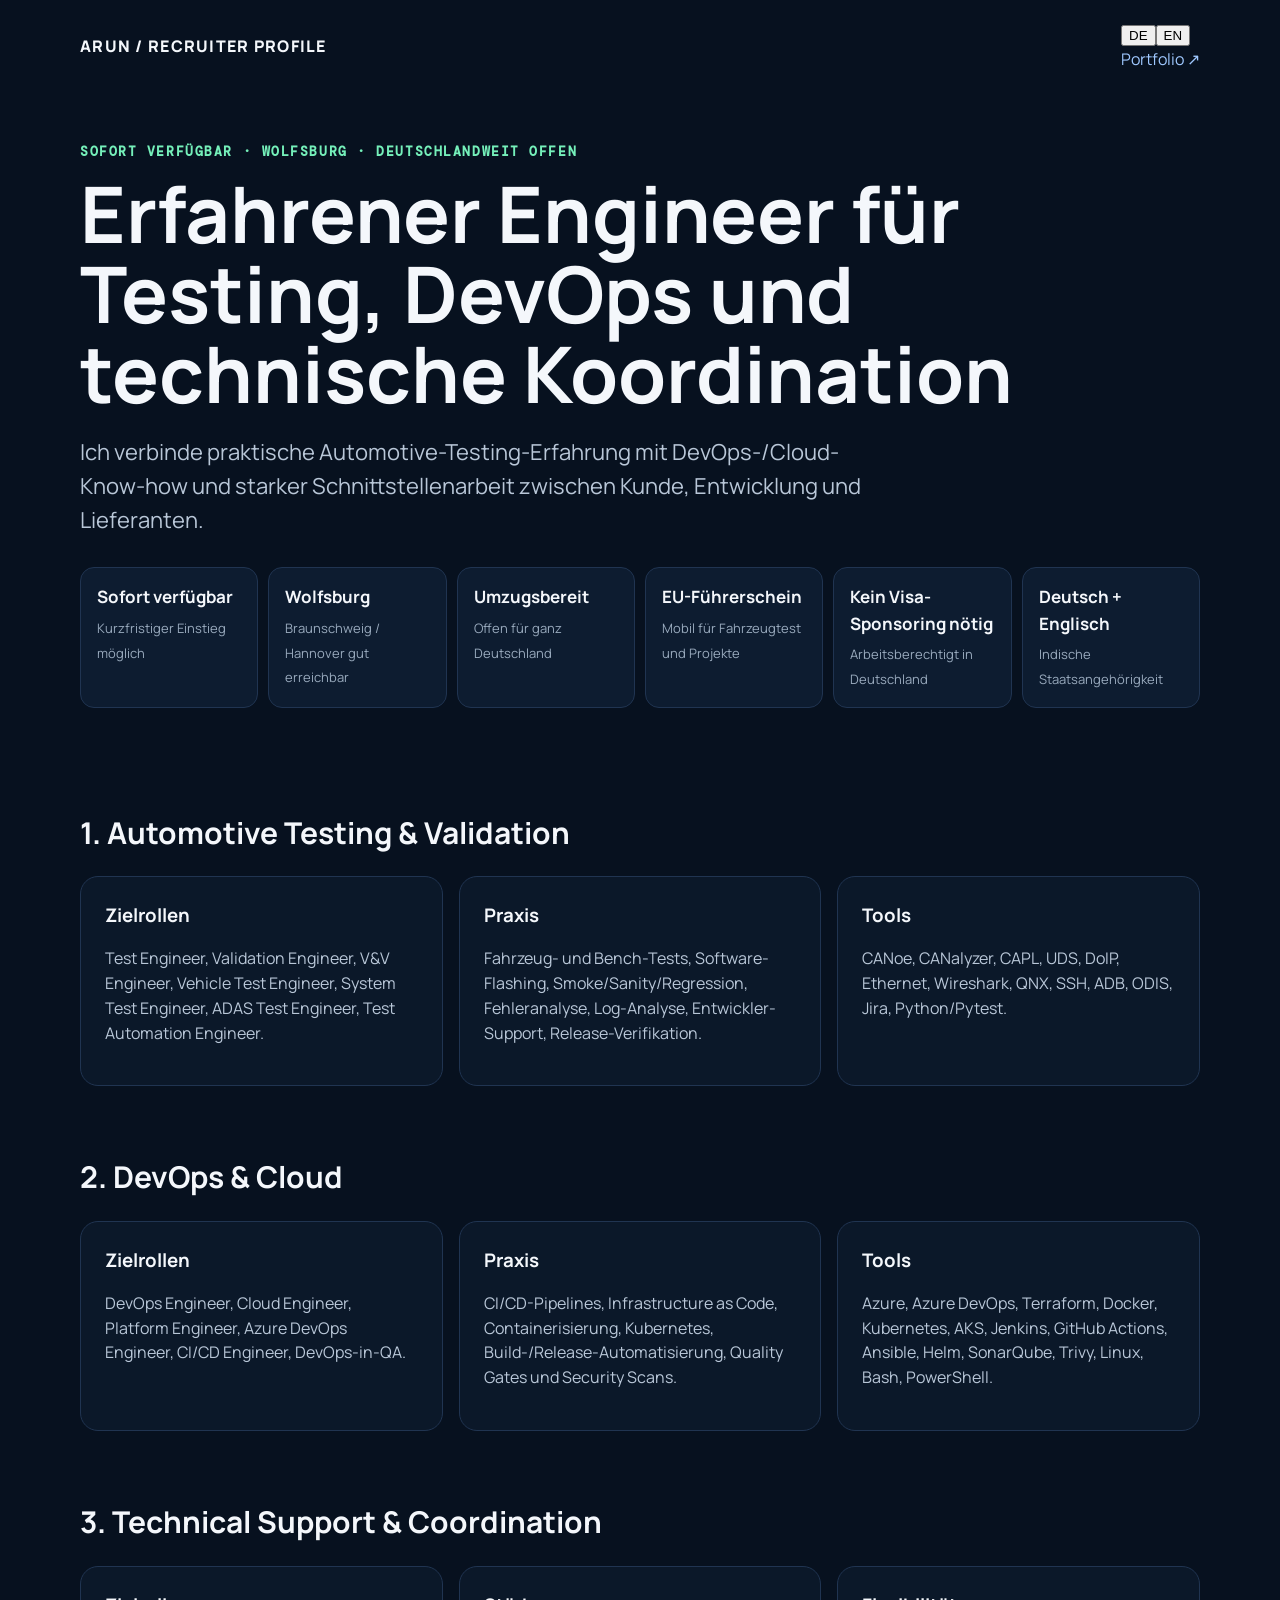
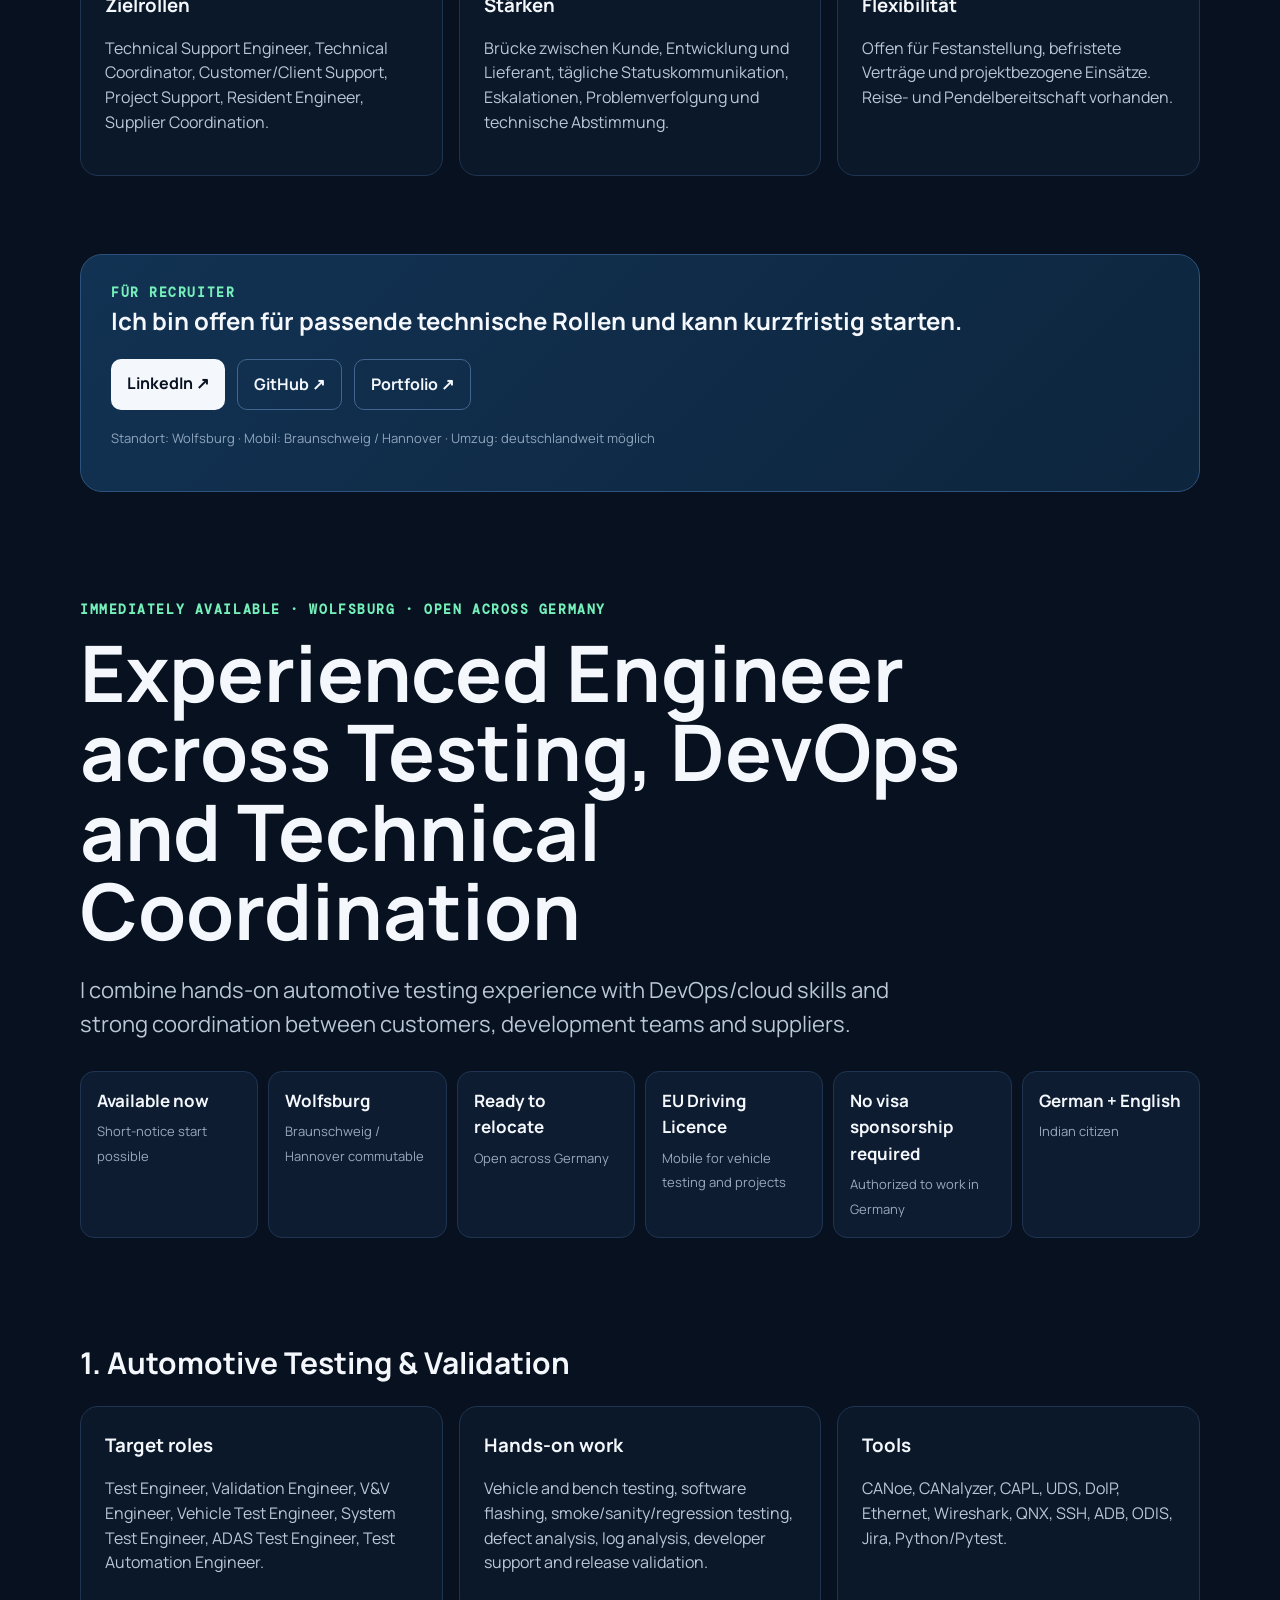
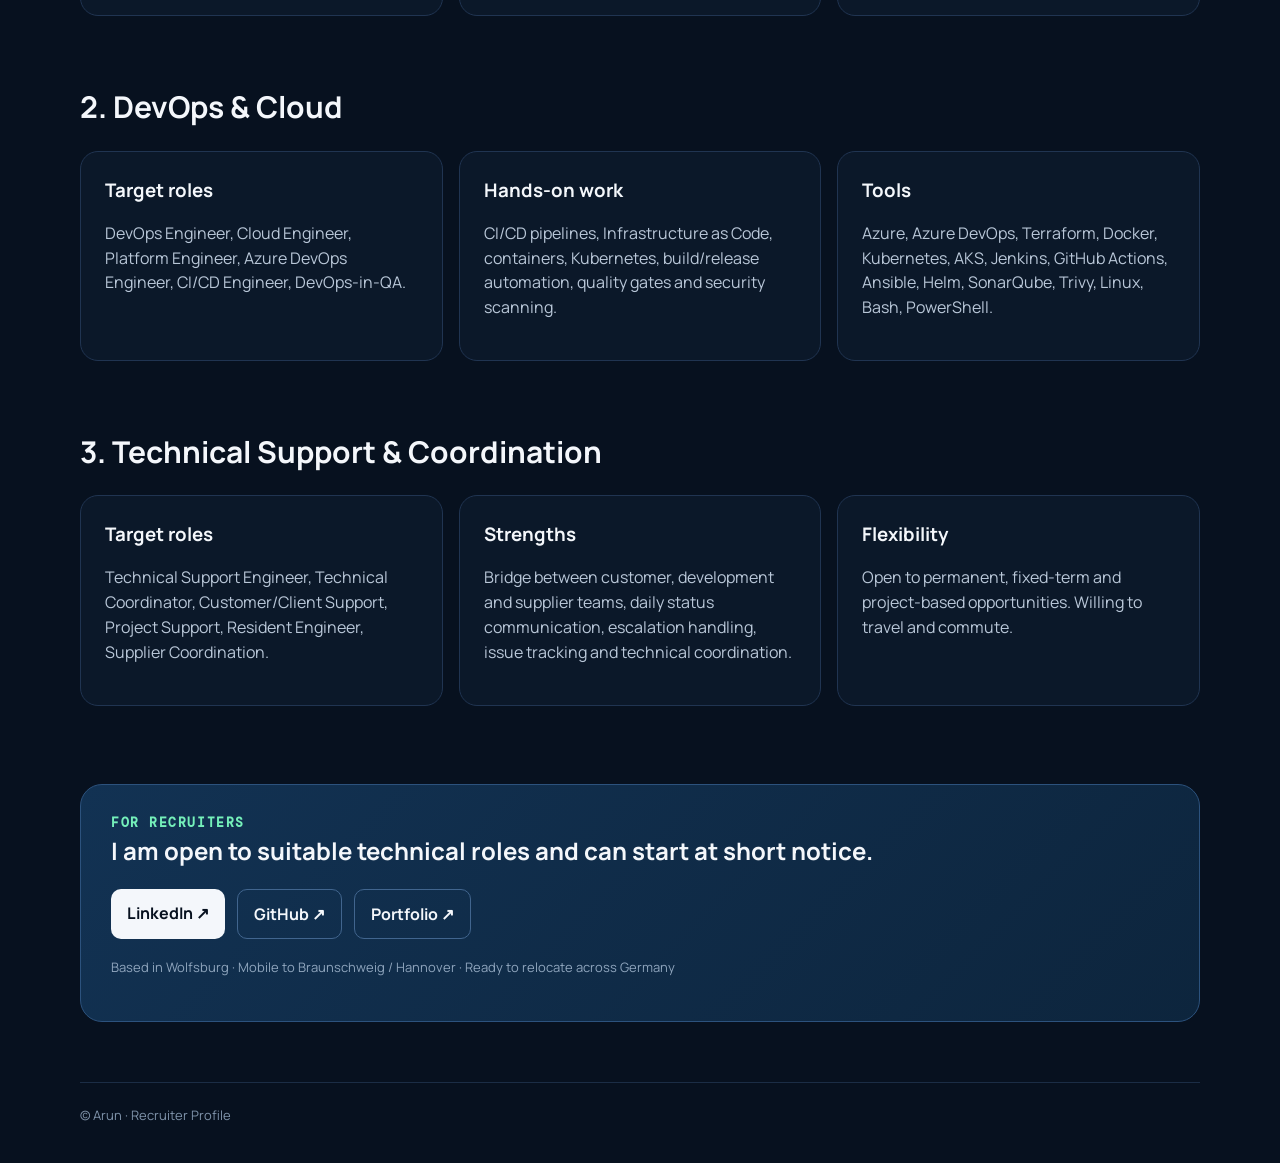
<file: recruiter.html>
<!doctype html><html lang="de"><head><meta charset="utf-8"><meta name="viewport" content="width=device-width,initial-scale=1"><meta name="description" content="Arun — Automotive Testing, DevOps/Cloud und Technical Support/Coordination. Sofort verfügbar in Deutschland."><title>Arun | Recruiter Profile</title><link rel="preconnect" href="https://fonts.googleapis.com"><link rel="preconnect" href="https://fonts.gstatic.com" crossorigin><link href="https://fonts.googleapis.com/css2?family=DM+Mono:wght@500;600&family=Manrope:wght@400;600;700;800&display=swap" rel="stylesheet"><link rel="stylesheet" href="recruiter.css"></head><body><div class="wrap"><header class="top"><div class="brand">ARUN / RECRUITER PROFILE</div><div class="tools"><div class="lang"><button id="deBtn" class="active" onclick="setLang('de')">DE</button><button id="enBtn" onclick="setLang('en')">EN</button></div><a class="back" href="index.html">Portfolio ↗</a></div></header><main><div id="de" class="lang-block active"><section class="hero"><div class="eyebrow">Sofort verfügbar · Wolfsburg · deutschlandweit offen</div><h1>Erfahrener Engineer für Testing, DevOps und technische Koordination</h1><p>Ich verbinde praktische Automotive-Testing-Erfahrung mit DevOps-/Cloud-Know-how und starker Schnittstellenarbeit zwischen Kunde, Entwicklung und Lieferanten.</p><div class="facts"><div class="fact"><b>Sofort verfügbar</b><span>Kurzfristiger Einstieg möglich</span></div><div class="fact"><b>Wolfsburg</b><span>Braunschweig / Hannover gut erreichbar</span></div><div class="fact"><b>Umzugsbereit</b><span>Offen für ganz Deutschland</span></div><div class="fact"><b>EU-Führerschein</b><span>Mobil für Fahrzeugtest und Projekte</span></div><div class="fact"><b>Kein Visa-Sponsoring nötig</b><span>Arbeitsberechtigt in Deutschland</span></div><div class="fact"><b>Deutsch + Englisch</b><span>Indische Staatsangehörigkeit</span></div></div></section><section class="section"><h2>1. Automotive Testing & Validation</h2><div class="grid"><article class="card"><h3>Zielrollen</h3><p>Test Engineer, Validation Engineer, V&V Engineer, Vehicle Test Engineer, System Test Engineer, ADAS Test Engineer, Test Automation Engineer.</p></article><article class="card"><h3>Praxis</h3><p>Fahrzeug- und Bench-Tests, Software-Flashing, Smoke/Sanity/Regression, Fehleranalyse, Log-Analyse, Entwickler-Support, Release-Verifikation.</p></article><article class="card"><h3>Tools</h3><p>CANoe, CANalyzer, CAPL, UDS, DoIP, Ethernet, Wireshark, QNX, SSH, ADB, ODIS, Jira, Python/Pytest.</p></article></div></section><section class="section"><h2>2. DevOps & Cloud</h2><div class="grid"><article class="card"><h3>Zielrollen</h3><p>DevOps Engineer, Cloud Engineer, Platform Engineer, Azure DevOps Engineer, CI/CD Engineer, DevOps-in-QA.</p></article><article class="card"><h3>Praxis</h3><p>CI/CD-Pipelines, Infrastructure as Code, Containerisierung, Kubernetes, Build-/Release-Automatisierung, Quality Gates und Security Scans.</p></article><article class="card"><h3>Tools</h3><p>Azure, Azure DevOps, Terraform, Docker, Kubernetes, AKS, Jenkins, GitHub Actions, Ansible, Helm, SonarQube, Trivy, Linux, Bash, PowerShell.</p></article></div></section><section class="section"><h2>3. Technical Support & Coordination</h2><div class="grid"><article class="card"><h3>Zielrollen</h3><p>Technical Support Engineer, Technical Coordinator, Customer/Client Support, Project Support, Resident Engineer, Supplier Coordination.</p></article><article class="card"><h3>Stärken</h3><p>Brücke zwischen Kunde, Entwicklung und Lieferant, tägliche Statuskommunikation, Eskalationen, Problemverfolgung und technische Abstimmung.</p></article><article class="card"><h3>Flexibilität</h3><p>Offen für Festanstellung, befristete Verträge und projektbezogene Einsätze. Reise- und Pendelbereitschaft vorhanden.</p></article></div></section><section class="cta"><div class="eyebrow">Für Recruiter</div><h2>Ich bin offen für passende technische Rollen und kann kurzfristig starten.</h2><div class="buttons"><a class="btn primary" href="https://www.linkedin.com/in/arun-arun-9062a7b5/" target="_blank" rel="noopener">LinkedIn ↗</a><a class="btn secondary" href="https://github.com/Arun106" target="_blank" rel="noopener">GitHub ↗</a><a class="btn secondary" href="index.html">Portfolio ↗</a></div><p class="note">Standort: Wolfsburg · Mobil: Braunschweig / Hannover · Umzug: deutschlandweit möglich</p></section></div><div id="en" class="lang-block"><section class="hero"><div class="eyebrow">Immediately available · Wolfsburg · open across Germany</div><h1>Experienced Engineer across Testing, DevOps and Technical Coordination</h1><p>I combine hands-on automotive testing experience with DevOps/cloud skills and strong coordination between customers, development teams and suppliers.</p><div class="facts"><div class="fact"><b>Available now</b><span>Short-notice start possible</span></div><div class="fact"><b>Wolfsburg</b><span>Braunschweig / Hannover commutable</span></div><div class="fact"><b>Ready to relocate</b><span>Open across Germany</span></div><div class="fact"><b>EU Driving Licence</b><span>Mobile for vehicle testing and projects</span></div><div class="fact"><b>No visa sponsorship required</b><span>Authorized to work in Germany</span></div><div class="fact"><b>German + English</b><span>Indian citizen</span></div></div></section><section class="section"><h2>1. Automotive Testing & Validation</h2><div class="grid"><article class="card"><h3>Target roles</h3><p>Test Engineer, Validation Engineer, V&V Engineer, Vehicle Test Engineer, System Test Engineer, ADAS Test Engineer, Test Automation Engineer.</p></article><article class="card"><h3>Hands-on work</h3><p>Vehicle and bench testing, software flashing, smoke/sanity/regression testing, defect analysis, log analysis, developer support and release validation.</p></article><article class="card"><h3>Tools</h3><p>CANoe, CANalyzer, CAPL, UDS, DoIP, Ethernet, Wireshark, QNX, SSH, ADB, ODIS, Jira, Python/Pytest.</p></article></div></section><section class="section"><h2>2. DevOps & Cloud</h2><div class="grid"><article class="card"><h3>Target roles</h3><p>DevOps Engineer, Cloud Engineer, Platform Engineer, Azure DevOps Engineer, CI/CD Engineer, DevOps-in-QA.</p></article><article class="card"><h3>Hands-on work</h3><p>CI/CD pipelines, Infrastructure as Code, containers, Kubernetes, build/release automation, quality gates and security scanning.</p></article><article class="card"><h3>Tools</h3><p>Azure, Azure DevOps, Terraform, Docker, Kubernetes, AKS, Jenkins, GitHub Actions, Ansible, Helm, SonarQube, Trivy, Linux, Bash, PowerShell.</p></article></div></section><section class="section"><h2>3. Technical Support & Coordination</h2><div class="grid"><article class="card"><h3>Target roles</h3><p>Technical Support Engineer, Technical Coordinator, Customer/Client Support, Project Support, Resident Engineer, Supplier Coordination.</p></article><article class="card"><h3>Strengths</h3><p>Bridge between customer, development and supplier teams, daily status communication, escalation handling, issue tracking and technical coordination.</p></article><article class="card"><h3>Flexibility</h3><p>Open to permanent, fixed-term and project-based opportunities. Willing to travel and commute.</p></article></div></section><section class="cta"><div class="eyebrow">For recruiters</div><h2>I am open to suitable technical roles and can start at short notice.</h2><div class="buttons"><a class="btn primary" href="https://www.linkedin.com/in/arun-arun-9062a7b5/" target="_blank" rel="noopener">LinkedIn ↗</a><a class="btn secondary" href="https://github.com/Arun106" target="_blank" rel="noopener">GitHub ↗</a><a class="btn secondary" href="index.html">Portfolio ↗</a></div><p class="note">Based in Wolfsburg · Mobile to Braunschweig / Hannover · Ready to relocate across Germany</p></section></div></main><footer>© Arun · Recruiter Profile</footer></div><script>function setLang(l){document.getElementById('de').classList.toggle('active',l==='de');document.getElementById('en').classList.toggle('active',l==='en');document.getElementById('deBtn').classList.toggle('active',l==='de');document.getElementById('enBtn').classList.toggle('active',l==='en');document.documentElement.lang=l}</script></body></html>
</file>
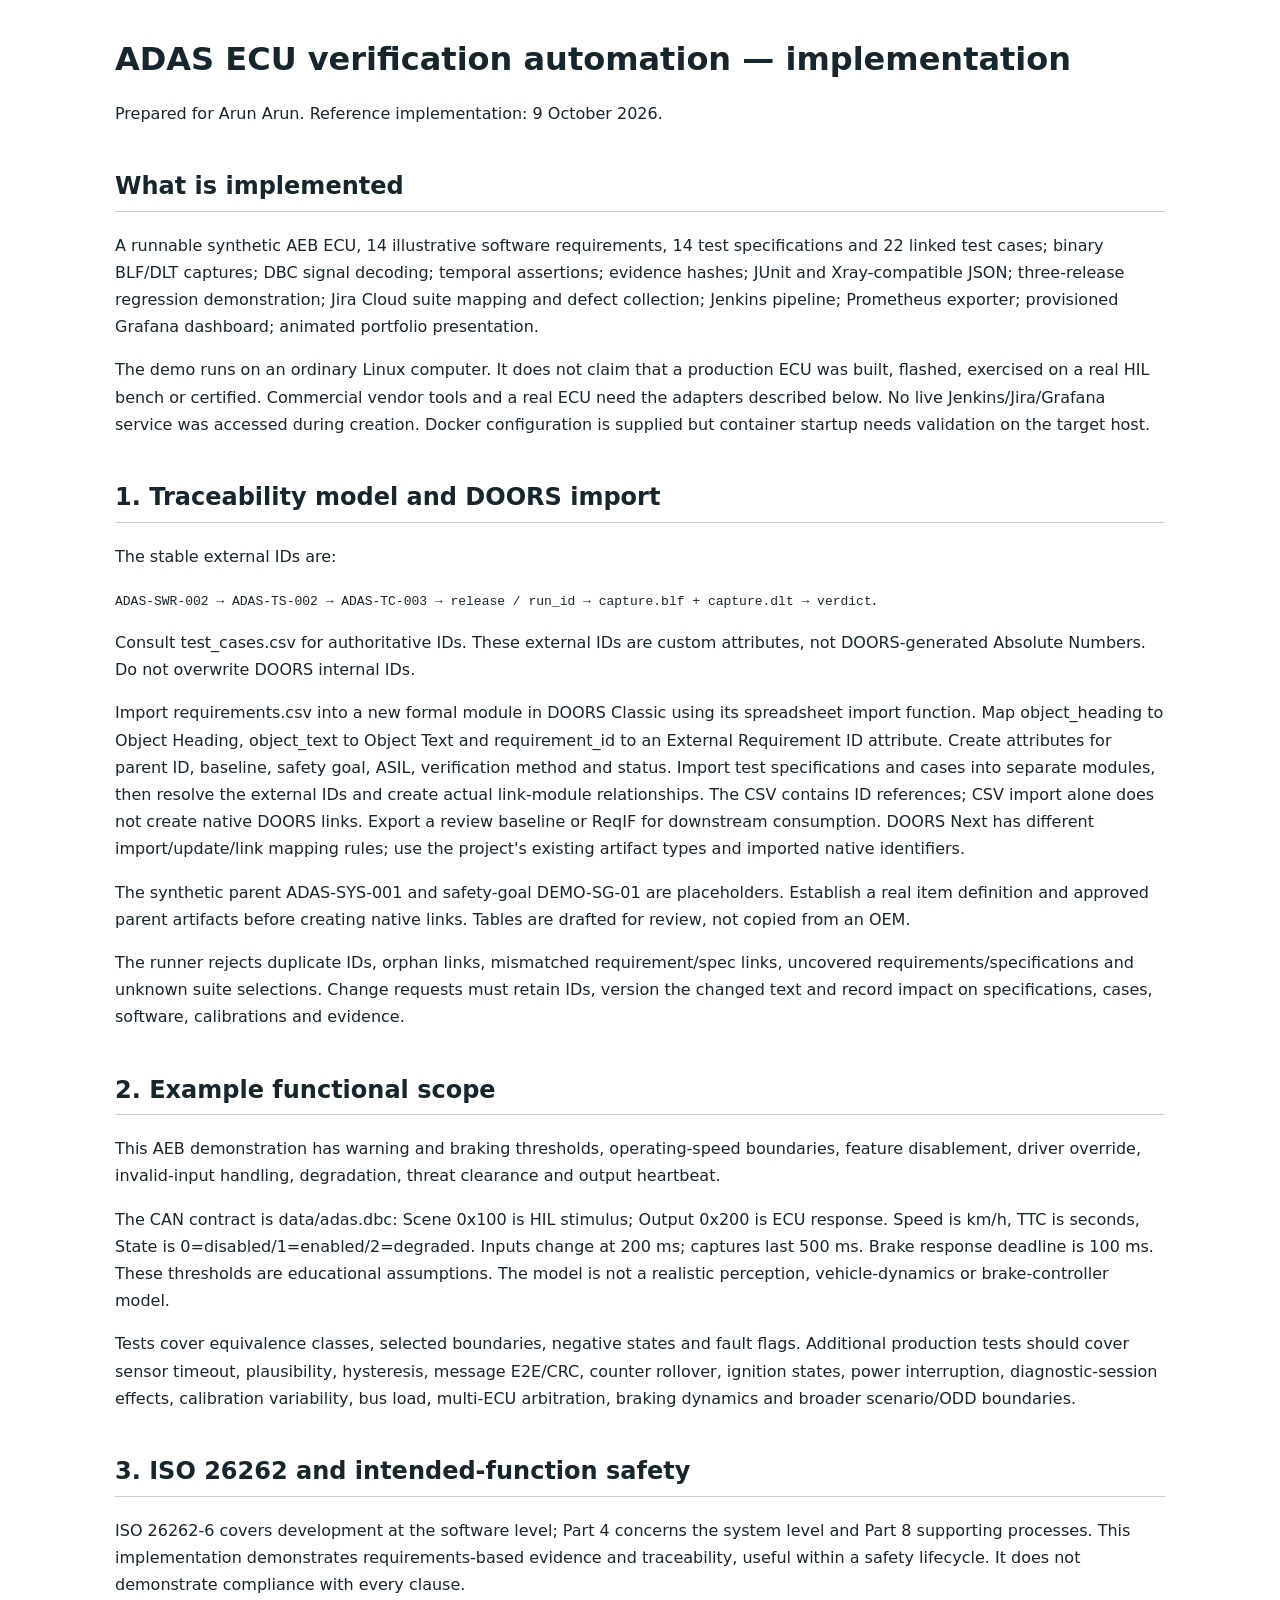
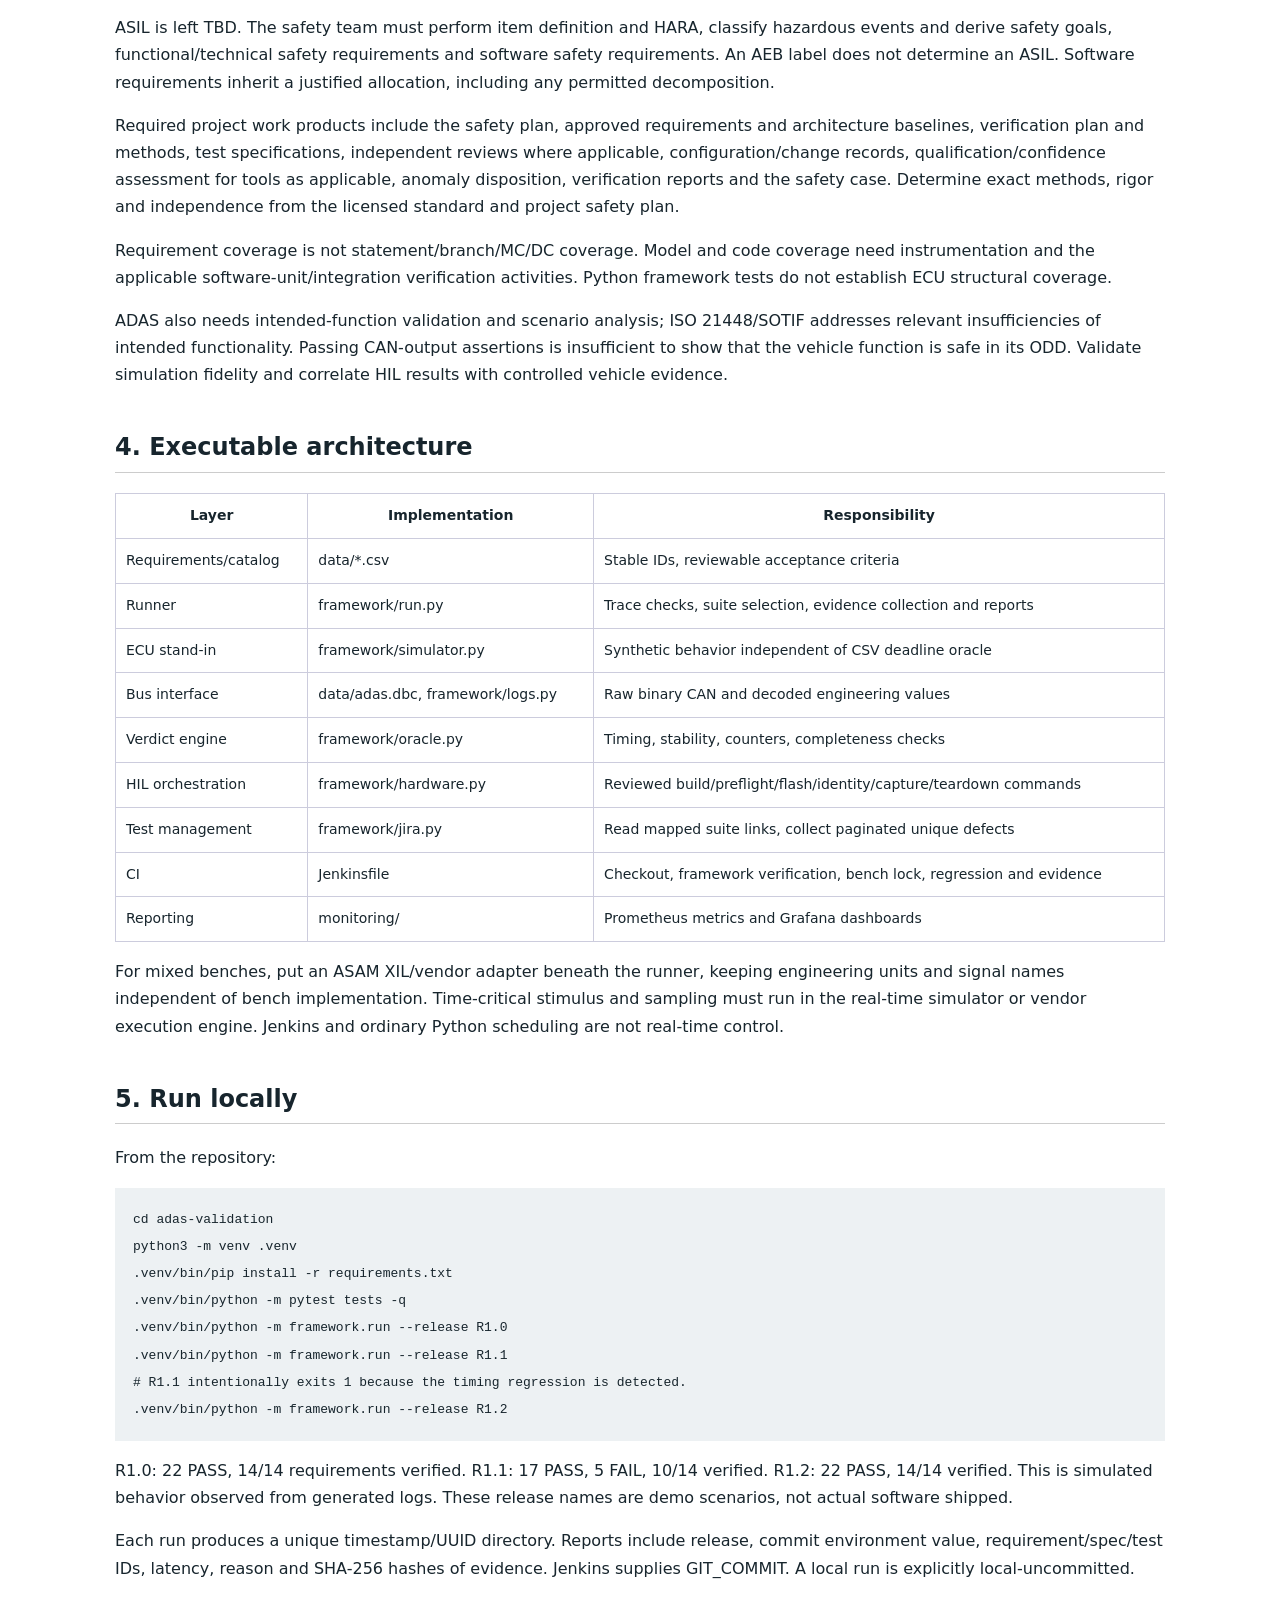
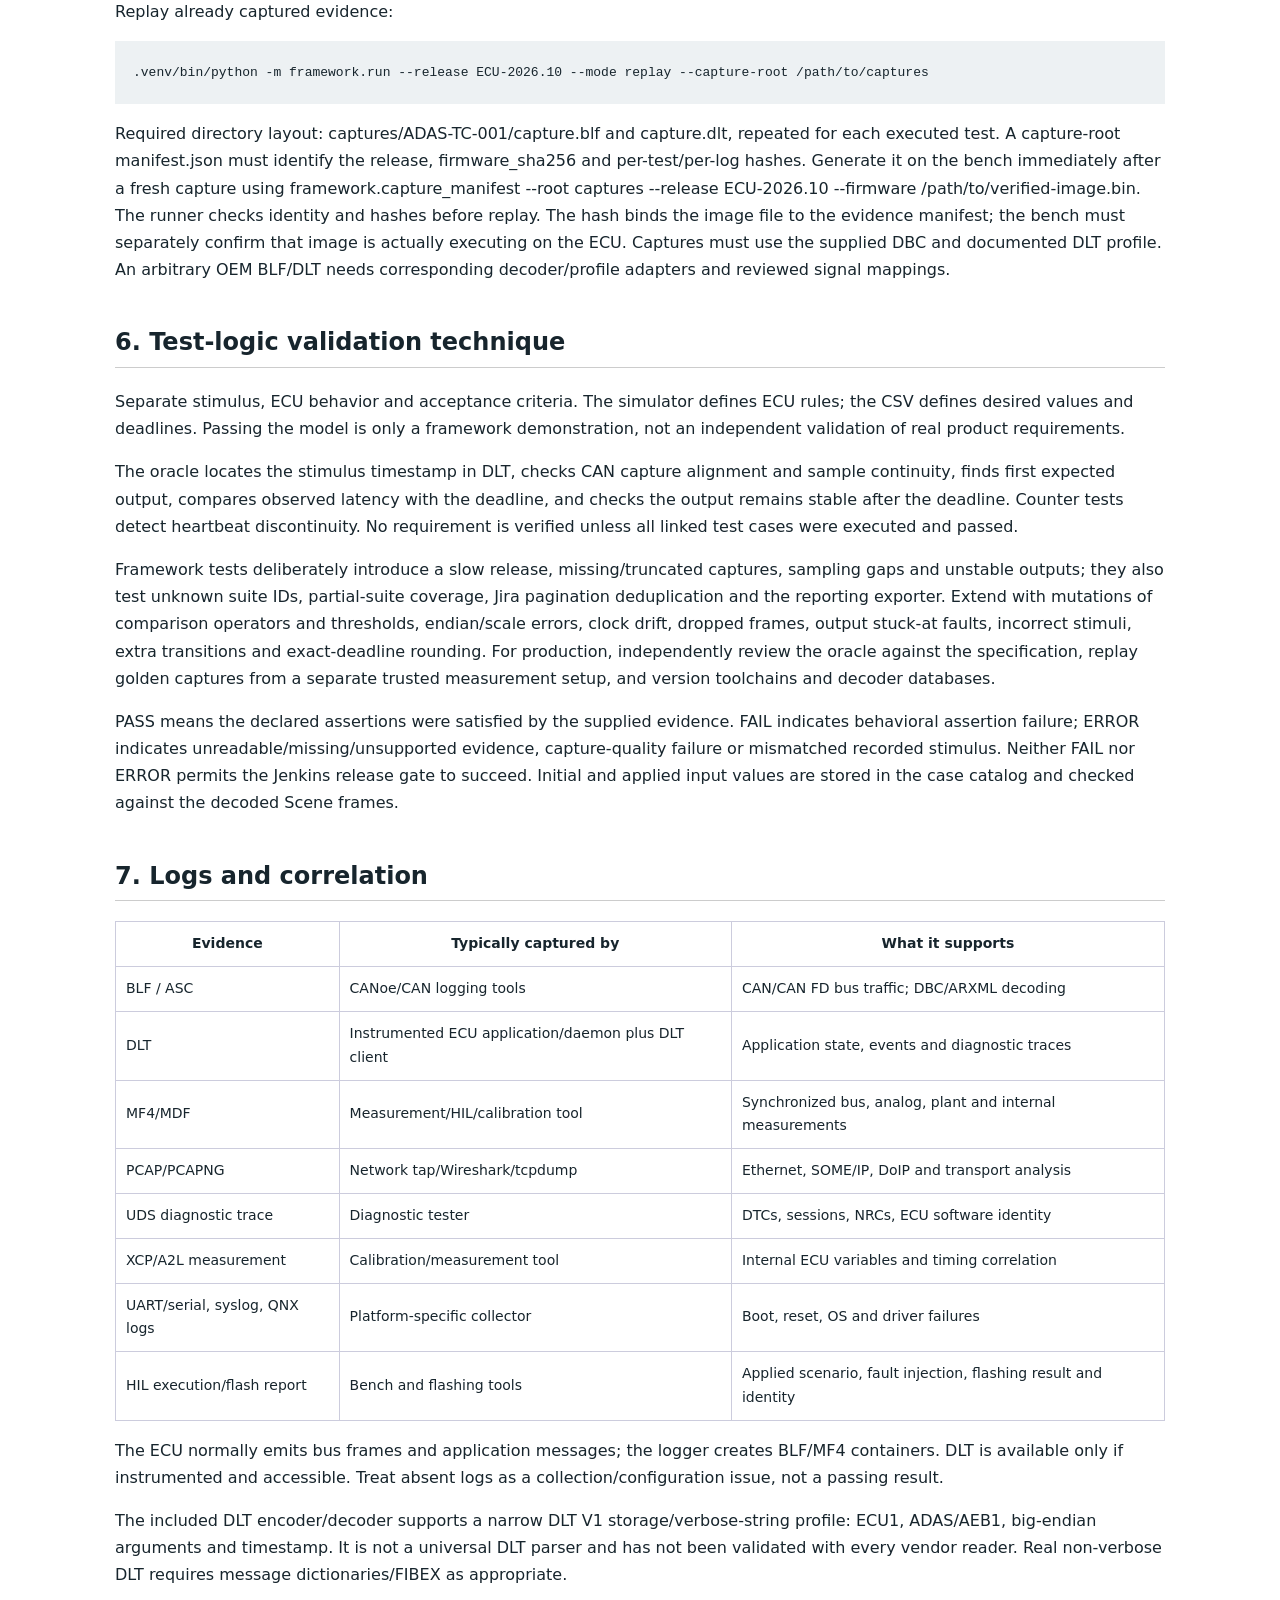
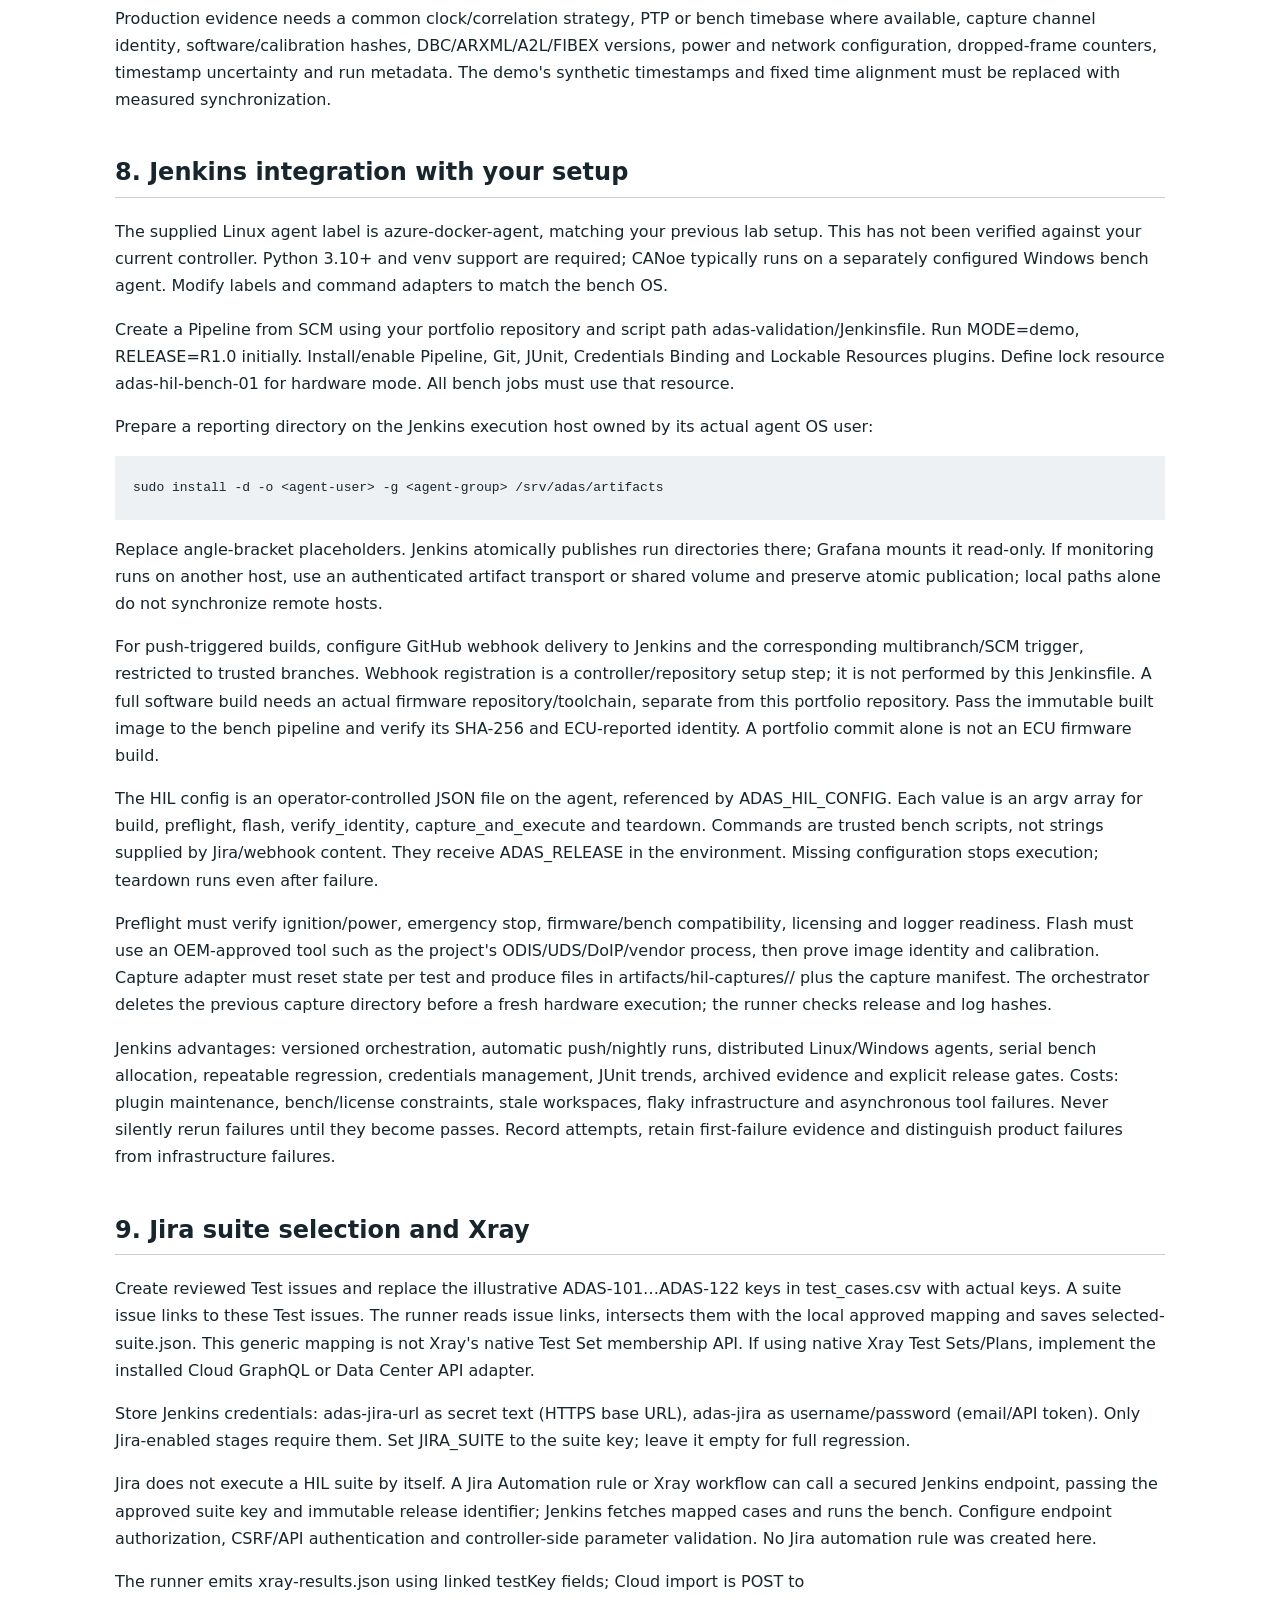
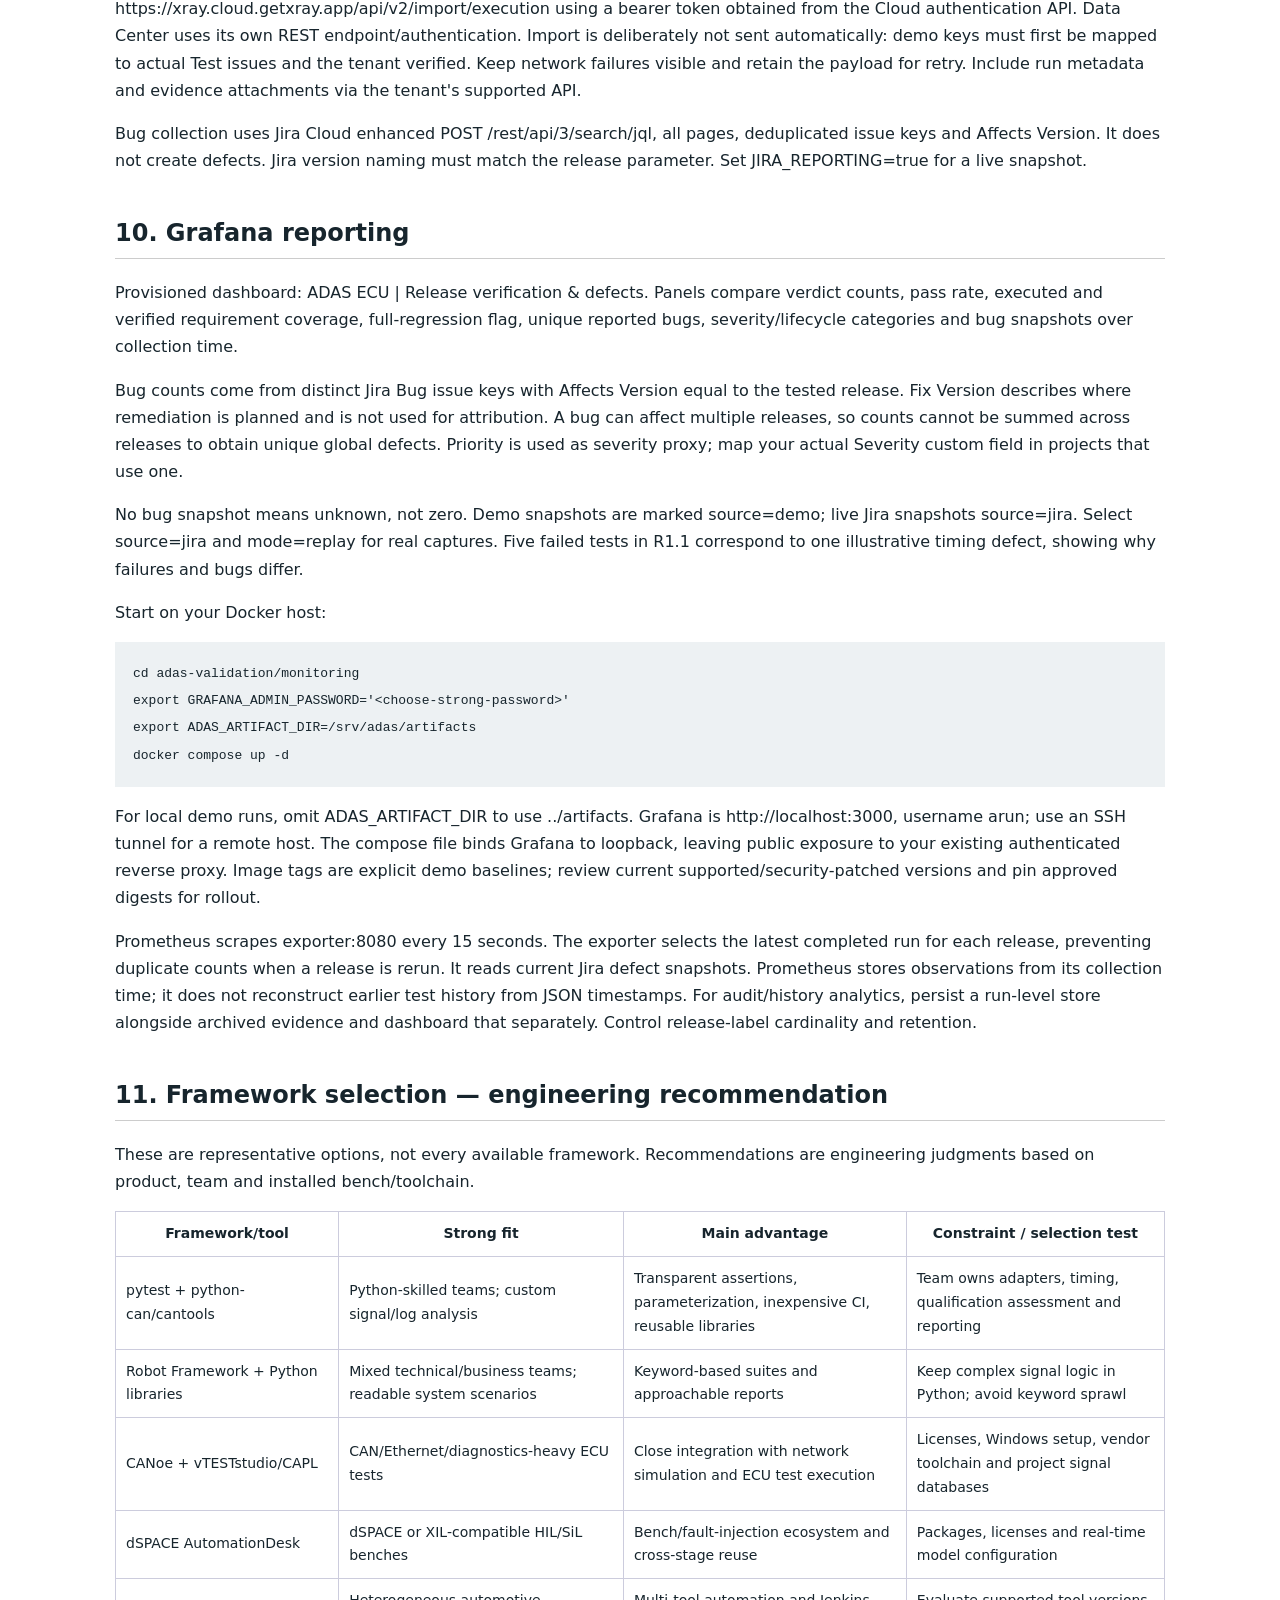
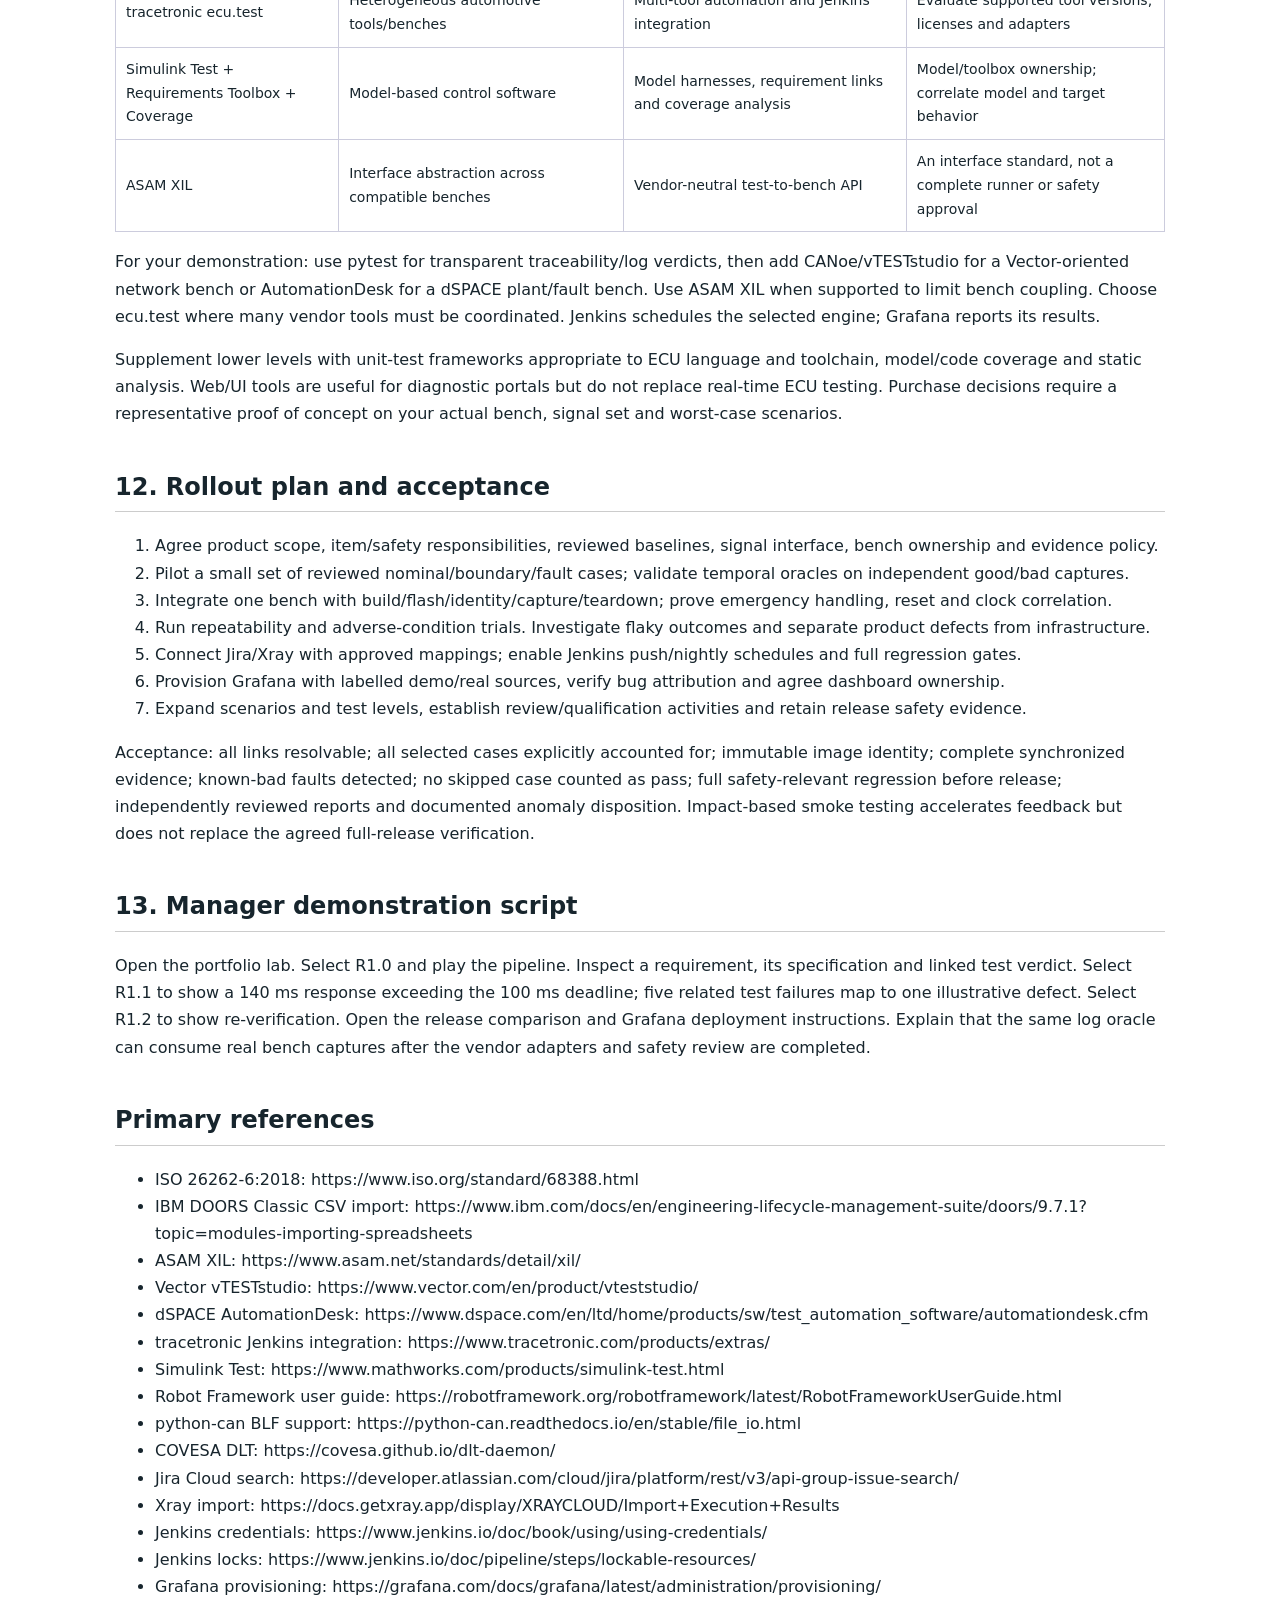
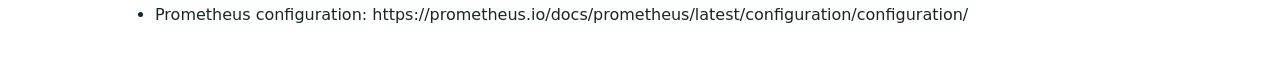
<file: adas-validation/docs/IMPLEMENTATION.html>
<!doctype html><html lang="en"><head><meta charset="utf-8"><meta name="viewport" content="width=device-width,initial-scale=1"><title>ADAS Validation Implementation Guide</title><style>body{max-width:1050px;margin:40px auto;padding:0 25px;font:16px/1.7 system-ui;color:#17252d}h1,h2{line-height:1.2}h2{margin-top:45px;border-bottom:1px solid #ccc;padding-bottom:10px}table{border-collapse:collapse;width:100%;font-size:14px}td,th{padding:10px;border:1px solid #ccd}pre{background:#edf1f3;padding:18px;overflow:auto}a{color:#196879}code{font-size:13px}</style></head><body><h1>ADAS ECU verification automation — implementation </h1>
<p>Prepared for Arun Arun. Reference implementation: 9 October 2026.</p>
<h2>What is implemented</h2>
<p>A runnable synthetic AEB ECU, 14 illustrative software requirements, 14 test specifications and 22 linked test cases; binary BLF/DLT captures; DBC signal decoding; temporal assertions; evidence hashes; JUnit and Xray-compatible JSON; three-release regression demonstration; Jira Cloud suite mapping and defect collection; Jenkins pipeline; Prometheus exporter; provisioned Grafana dashboard; animated portfolio presentation.</p>
<p>The demo runs on an ordinary Linux computer. It does not claim that a production ECU was built, flashed, exercised on a real HIL bench or certified. Commercial vendor tools and a real ECU need the adapters described below. No live Jenkins/Jira/Grafana service was accessed during creation. Docker configuration is supplied but container startup needs validation on the target host.</p>
<h2>1. Traceability model and DOORS import</h2>
<p>The stable external IDs are:</p>
<p><code>ADAS-SWR-002 → ADAS-TS-002 → ADAS-TC-003 → release / run_id → capture.blf + capture.dlt → verdict</code>.</p>
<p>Consult test_cases.csv for authoritative IDs. These external IDs are custom attributes, not DOORS-generated Absolute Numbers. Do not overwrite DOORS internal IDs.</p>
<p>Import requirements.csv into a new formal module in DOORS Classic using its spreadsheet import function. Map object_heading to Object Heading, object_text to Object Text and requirement_id to an External Requirement ID attribute. Create attributes for parent ID, baseline, safety goal, ASIL, verification method and status. Import test specifications and cases into separate modules, then resolve the external IDs and create actual link-module relationships. The CSV contains ID references; CSV import alone does not create native DOORS links. Export a review baseline or ReqIF for downstream consumption. DOORS Next has different import/update/link mapping rules; use the project's existing artifact types and imported native identifiers.</p>
<p>The synthetic parent ADAS-SYS-001 and safety-goal DEMO-SG-01 are placeholders. Establish a real item definition and approved parent artifacts before creating native links. Tables are drafted for review, not copied from an OEM.</p>
<p>The runner rejects duplicate IDs, orphan links, mismatched requirement/spec links, uncovered requirements/specifications and unknown suite selections. Change requests must retain IDs, version the changed text and record impact on specifications, cases, software, calibrations and evidence.</p>
<h2>2. Example functional scope</h2>
<p>This AEB demonstration has warning and braking thresholds, operating-speed boundaries, feature disablement, driver override, invalid-input handling, degradation, threat clearance and output heartbeat.</p>
<p>The CAN contract is data/adas.dbc: Scene 0x100 is HIL stimulus; Output 0x200 is ECU response. Speed is km/h, TTC is seconds, State is 0=disabled/1=enabled/2=degraded. Inputs change at 200 ms; captures last 500 ms. Brake response deadline is 100 ms. These thresholds are educational assumptions. The model is not a realistic perception, vehicle-dynamics or brake-controller model.</p>
<p>Tests cover equivalence classes, selected boundaries, negative states and fault flags. Additional production tests should cover sensor timeout, plausibility, hysteresis, message E2E/CRC, counter rollover, ignition states, power interruption, diagnostic-session effects, calibration variability, bus load, multi-ECU arbitration, braking dynamics and broader scenario/ODD boundaries.</p>
<h2>3. ISO 26262 and intended-function safety</h2>
<p>ISO 26262-6 covers development at the software level; Part 4 concerns the system level and Part 8 supporting processes. This implementation demonstrates requirements-based evidence and traceability, useful within a safety lifecycle. It does not demonstrate compliance with every clause.</p>
<p>ASIL is left TBD. The safety team must perform item definition and HARA, classify hazardous events and derive safety goals, functional/technical safety requirements and software safety requirements. An AEB label does not determine an ASIL. Software requirements inherit a justified allocation, including any permitted decomposition.</p>
<p>Required project work products include the safety plan, approved requirements and architecture baselines, verification plan and methods, test specifications, independent reviews where applicable, configuration/change records, qualification/confidence assessment for tools as applicable, anomaly disposition, verification reports and the safety case. Determine exact methods, rigor and independence from the licensed standard and project safety plan.</p>
<p>Requirement coverage is not statement/branch/MC/DC coverage. Model and code coverage need instrumentation and the applicable software-unit/integration verification activities. Python framework tests do not establish ECU structural coverage.</p>
<p>ADAS also needs intended-function validation and scenario analysis; ISO 21448/SOTIF addresses relevant insufficiencies of intended functionality. Passing CAN-output assertions is insufficient to show that the vehicle function is safe in its ODD. Validate simulation fidelity and correlate HIL results with controlled vehicle evidence.</p>
<h2>4. Executable architecture</h2>
<table>
<thead>
<tr>
<th>Layer</th>
<th>Implementation</th>
<th>Responsibility</th>
</tr>
</thead>
<tbody>
<tr>
<td>Requirements/catalog</td>
<td>data/*.csv</td>
<td>Stable IDs, reviewable acceptance criteria</td>
</tr>
<tr>
<td>Runner</td>
<td>framework/run.py</td>
<td>Trace checks, suite selection, evidence collection and reports</td>
</tr>
<tr>
<td>ECU stand-in</td>
<td>framework/simulator.py</td>
<td>Synthetic behavior independent of CSV deadline oracle</td>
</tr>
<tr>
<td>Bus interface</td>
<td>data/adas.dbc, framework/logs.py</td>
<td>Raw binary CAN and decoded engineering values</td>
</tr>
<tr>
<td>Verdict engine</td>
<td>framework/oracle.py</td>
<td>Timing, stability, counters, completeness checks</td>
</tr>
<tr>
<td>HIL orchestration</td>
<td>framework/hardware.py</td>
<td>Reviewed build/preflight/flash/identity/capture/teardown commands</td>
</tr>
<tr>
<td>Test management</td>
<td>framework/jira.py</td>
<td>Read mapped suite links, collect paginated unique defects</td>
</tr>
<tr>
<td>CI</td>
<td>Jenkinsfile</td>
<td>Checkout, framework verification, bench lock, regression and evidence</td>
</tr>
<tr>
<td>Reporting</td>
<td>monitoring/</td>
<td>Prometheus metrics and Grafana dashboards</td>
</tr>
</tbody>
</table>
<p>For mixed benches, put an ASAM XIL/vendor adapter beneath the runner, keeping engineering units and signal names independent of bench implementation. Time-critical stimulus and sampling must run in the real-time simulator or vendor execution engine. Jenkins and ordinary Python scheduling are not real-time control.</p>
<h2>5. Run locally</h2>
<p>From the repository:</p>
<pre><code class="language-bash">cd adas-validation
python3 -m venv .venv
.venv/bin/pip install -r requirements.txt
.venv/bin/python -m pytest tests -q
.venv/bin/python -m framework.run --release R1.0
.venv/bin/python -m framework.run --release R1.1
# R1.1 intentionally exits 1 because the timing regression is detected.
.venv/bin/python -m framework.run --release R1.2
</code></pre>
<p>R1.0: 22 PASS, 14/14 requirements verified. R1.1: 17 PASS, 5 FAIL, 10/14 verified. R1.2: 22 PASS, 14/14 verified. This is simulated behavior observed from generated logs. These release names are demo scenarios, not actual software shipped.</p>
<p>Each run produces a unique timestamp/UUID directory. Reports include release, commit environment value, requirement/spec/test IDs, latency, reason and SHA-256 hashes of evidence. Jenkins supplies GIT_COMMIT. A local run is explicitly local-uncommitted.</p>
<p>Replay already captured evidence:</p>
<pre><code class="language-bash">.venv/bin/python -m framework.run --release ECU-2026.10 --mode replay --capture-root /path/to/captures
</code></pre>
<p>Required directory layout: captures/ADAS-TC-001/capture.blf and capture.dlt, repeated for each executed test. A capture-root manifest.json must identify the release, firmware_sha256 and per-test/per-log hashes. Generate it on the bench immediately after a fresh capture using framework.capture_manifest --root captures --release ECU-2026.10 --firmware /path/to/verified-image.bin. The runner checks identity and hashes before replay. The hash binds the image file to the evidence manifest; the bench must separately confirm that image is actually executing on the ECU. Captures must use the supplied DBC and documented DLT profile. An arbitrary OEM BLF/DLT needs corresponding decoder/profile adapters and reviewed signal mappings.</p>
<h2>6. Test-logic validation technique</h2>
<p>Separate stimulus, ECU behavior and acceptance criteria. The simulator defines ECU rules; the CSV defines desired values and deadlines. Passing the model is only a framework demonstration, not an independent validation of real product requirements.</p>
<p>The oracle locates the stimulus timestamp in DLT, checks CAN capture alignment and sample continuity, finds first expected output, compares observed latency with the deadline, and checks the output remains stable after the deadline. Counter tests detect heartbeat discontinuity. No requirement is verified unless all linked test cases were executed and passed.</p>
<p>Framework tests deliberately introduce a slow release, missing/truncated captures, sampling gaps and unstable outputs; they also test unknown suite IDs, partial-suite coverage, Jira pagination deduplication and the reporting exporter. Extend with mutations of comparison operators and thresholds, endian/scale errors, clock drift, dropped frames, output stuck-at faults, incorrect stimuli, extra transitions and exact-deadline rounding. For production, independently review the oracle against the specification, replay golden captures from a separate trusted measurement setup, and version toolchains and decoder databases.</p>
<p>PASS means the declared assertions were satisfied by the supplied evidence. FAIL indicates behavioral assertion failure; ERROR indicates unreadable/missing/unsupported evidence, capture-quality failure or mismatched recorded stimulus. Neither FAIL nor ERROR permits the Jenkins release gate to succeed. Initial and applied input values are stored in the case catalog and checked against the decoded Scene frames.</p>
<h2>7. Logs and correlation</h2>
<table>
<thead>
<tr>
<th>Evidence</th>
<th>Typically captured by</th>
<th>What it supports</th>
</tr>
</thead>
<tbody>
<tr>
<td>BLF / ASC</td>
<td>CANoe/CAN logging tools</td>
<td>CAN/CAN FD bus traffic; DBC/ARXML decoding</td>
</tr>
<tr>
<td>DLT</td>
<td>Instrumented ECU application/daemon plus DLT client</td>
<td>Application state, events and diagnostic traces</td>
</tr>
<tr>
<td>MF4/MDF</td>
<td>Measurement/HIL/calibration tool</td>
<td>Synchronized bus, analog, plant and internal measurements</td>
</tr>
<tr>
<td>PCAP/PCAPNG</td>
<td>Network tap/Wireshark/tcpdump</td>
<td>Ethernet, SOME/IP, DoIP and transport analysis</td>
</tr>
<tr>
<td>UDS diagnostic trace</td>
<td>Diagnostic tester</td>
<td>DTCs, sessions, NRCs, ECU software identity</td>
</tr>
<tr>
<td>XCP/A2L measurement</td>
<td>Calibration/measurement tool</td>
<td>Internal ECU variables and timing correlation</td>
</tr>
<tr>
<td>UART/serial, syslog, QNX logs</td>
<td>Platform-specific collector</td>
<td>Boot, reset, OS and driver failures</td>
</tr>
<tr>
<td>HIL execution/flash report</td>
<td>Bench and flashing tools</td>
<td>Applied scenario, fault injection, flashing result and identity</td>
</tr>
</tbody>
</table>
<p>The ECU normally emits bus frames and application messages; the logger creates BLF/MF4 containers. DLT is available only if instrumented and accessible. Treat absent logs as a collection/configuration issue, not a passing result.</p>
<p>The included DLT encoder/decoder supports a narrow DLT V1 storage/verbose-string profile: ECU1, ADAS/AEB1, big-endian arguments and timestamp. It is not a universal DLT parser and has not been validated with every vendor reader. Real non-verbose DLT requires message dictionaries/FIBEX as appropriate.</p>
<p>Production evidence needs a common clock/correlation strategy, PTP or bench timebase where available, capture channel identity, software/calibration hashes, DBC/ARXML/A2L/FIBEX versions, power and network configuration, dropped-frame counters, timestamp uncertainty and run metadata. The demo's synthetic timestamps and fixed time alignment must be replaced with measured synchronization.</p>
<h2>8. Jenkins integration with your setup</h2>
<p>The supplied Linux agent label is azure-docker-agent, matching your previous lab setup. This has not been verified against your current controller. Python 3.10+ and venv support are required; CANoe typically runs on a separately configured Windows bench agent. Modify labels and command adapters to match the bench OS.</p>
<p>Create a Pipeline from SCM using your portfolio repository and script path adas-validation/Jenkinsfile. Run MODE=demo, RELEASE=R1.0 initially. Install/enable Pipeline, Git, JUnit, Credentials Binding and Lockable Resources plugins. Define lock resource adas-hil-bench-01 for hardware mode. All bench jobs must use that resource.</p>
<p>Prepare a reporting directory on the Jenkins execution host owned by its actual agent OS user:</p>
<pre><code class="language-bash">sudo install -d -o &lt;agent-user&gt; -g &lt;agent-group&gt; /srv/adas/artifacts
</code></pre>
<p>Replace angle-bracket placeholders. Jenkins atomically publishes run directories there; Grafana mounts it read-only. If monitoring runs on another host, use an authenticated artifact transport or shared volume and preserve atomic publication; local paths alone do not synchronize remote hosts.</p>
<p>For push-triggered builds, configure GitHub webhook delivery to Jenkins and the corresponding multibranch/SCM trigger, restricted to trusted branches. Webhook registration is a controller/repository setup step; it is not performed by this Jenkinsfile. A full software build needs an actual firmware repository/toolchain, separate from this portfolio repository. Pass the immutable built image to the bench pipeline and verify its SHA-256 and ECU-reported identity. A portfolio commit alone is not an ECU firmware build.</p>
<p>The HIL config is an operator-controlled JSON file on the agent, referenced by ADAS_HIL_CONFIG. Each value is an argv array for build, preflight, flash, verify_identity, capture_and_execute and teardown. Commands are trusted bench scripts, not strings supplied by Jira/webhook content. They receive ADAS_RELEASE in the environment. Missing configuration stops execution; teardown runs even after failure.</p>
<p>Preflight must verify ignition/power, emergency stop, firmware/bench compatibility, licensing and logger readiness. Flash must use an OEM-approved tool such as the project's ODIS/UDS/DoIP/vendor process, then prove image identity and calibration. Capture adapter must reset state per test and produce files in artifacts/hil-captures/<test-id>/ plus the capture manifest. The orchestrator deletes the previous capture directory before a fresh hardware execution; the runner checks release and log hashes.</p>
<p>Jenkins advantages: versioned orchestration, automatic push/nightly runs, distributed Linux/Windows agents, serial bench allocation, repeatable regression, credentials management, JUnit trends, archived evidence and explicit release gates. Costs: plugin maintenance, bench/license constraints, stale workspaces, flaky infrastructure and asynchronous tool failures. Never silently rerun failures until they become passes. Record attempts, retain first-failure evidence and distinguish product failures from infrastructure failures.</p>
<h2>9. Jira suite selection and Xray</h2>
<p>Create reviewed Test issues and replace the illustrative ADAS-101…ADAS-122 keys in test_cases.csv with actual keys. A suite issue links to these Test issues. The runner reads issue links, intersects them with the local approved mapping and saves selected-suite.json. This generic mapping is not Xray's native Test Set membership API. If using native Xray Test Sets/Plans, implement the installed Cloud GraphQL or Data Center API adapter.</p>
<p>Store Jenkins credentials: adas-jira-url as secret text (HTTPS base URL), adas-jira as username/password (email/API token). Only Jira-enabled stages require them. Set JIRA_SUITE to the suite key; leave it empty for full regression.</p>
<p>Jira does not execute a HIL suite by itself. A Jira Automation rule or Xray workflow can call a secured Jenkins endpoint, passing the approved suite key and immutable release identifier; Jenkins fetches mapped cases and runs the bench. Configure endpoint authorization, CSRF/API authentication and controller-side parameter validation. No Jira automation rule was created here.</p>
<p>The runner emits xray-results.json using linked testKey fields; Cloud import is POST to https://xray.cloud.getxray.app/api/v2/import/execution using a bearer token obtained from the Cloud authentication API. Data Center uses its own REST endpoint/authentication. Import is deliberately not sent automatically: demo keys must first be mapped to actual Test issues and the tenant verified. Keep network failures visible and retain the payload for retry. Include run metadata and evidence attachments via the tenant's supported API.</p>
<p>Bug collection uses Jira Cloud enhanced POST /rest/api/3/search/jql, all pages, deduplicated issue keys and Affects Version. It does not create defects. Jira version naming must match the release parameter. Set JIRA_REPORTING=true for a live snapshot.</p>
<h2>10. Grafana reporting</h2>
<p>Provisioned dashboard: ADAS ECU | Release verification &amp; defects. Panels compare verdict counts, pass rate, executed and verified requirement coverage, full-regression flag, unique reported bugs, severity/lifecycle categories and bug snapshots over collection time.</p>
<p>Bug counts come from distinct Jira Bug issue keys with Affects Version equal to the tested release. Fix Version describes where remediation is planned and is not used for attribution. A bug can affect multiple releases, so counts cannot be summed across releases to obtain unique global defects. Priority is used as severity proxy; map your actual Severity custom field in projects that use one.</p>
<p>No bug snapshot means unknown, not zero. Demo snapshots are marked source=demo; live Jira snapshots source=jira. Select source=jira and mode=replay for real captures. Five failed tests in R1.1 correspond to one illustrative timing defect, showing why failures and bugs differ.</p>
<p>Start on your Docker host:</p>
<pre><code class="language-bash">cd adas-validation/monitoring
export GRAFANA_ADMIN_PASSWORD='&lt;choose-strong-password&gt;'
export ADAS_ARTIFACT_DIR=/srv/adas/artifacts
docker compose up -d
</code></pre>
<p>For local demo runs, omit ADAS_ARTIFACT_DIR to use ../artifacts. Grafana is http://localhost:3000, username arun; use an SSH tunnel for a remote host. The compose file binds Grafana to loopback, leaving public exposure to your existing authenticated reverse proxy. Image tags are explicit demo baselines; review current supported/security-patched versions and pin approved digests for rollout.</p>
<p>Prometheus scrapes exporter:8080 every 15 seconds. The exporter selects the latest completed run for each release, preventing duplicate counts when a release is rerun. It reads current Jira defect snapshots. Prometheus stores observations from its collection time; it does not reconstruct earlier test history from JSON timestamps. For audit/history analytics, persist a run-level store alongside archived evidence and dashboard that separately. Control release-label cardinality and retention.</p>
<h2>11. Framework selection — engineering recommendation</h2>
<p>These are representative options, not every available framework. Recommendations are engineering judgments based on product, team and installed bench/toolchain.</p>
<table>
<thead>
<tr>
<th>Framework/tool</th>
<th>Strong fit</th>
<th>Main advantage</th>
<th>Constraint / selection test</th>
</tr>
</thead>
<tbody>
<tr>
<td>pytest + python-can/cantools</td>
<td>Python-skilled teams; custom signal/log analysis</td>
<td>Transparent assertions, parameterization, inexpensive CI, reusable libraries</td>
<td>Team owns adapters, timing, qualification assessment and reporting</td>
</tr>
<tr>
<td>Robot Framework + Python libraries</td>
<td>Mixed technical/business teams; readable system scenarios</td>
<td>Keyword-based suites and approachable reports</td>
<td>Keep complex signal logic in Python; avoid keyword sprawl</td>
</tr>
<tr>
<td>CANoe + vTESTstudio/CAPL</td>
<td>CAN/Ethernet/diagnostics-heavy ECU tests</td>
<td>Close integration with network simulation and ECU test execution</td>
<td>Licenses, Windows setup, vendor toolchain and project signal databases</td>
</tr>
<tr>
<td>dSPACE AutomationDesk</td>
<td>dSPACE or XIL-compatible HIL/SiL benches</td>
<td>Bench/fault-injection ecosystem and cross-stage reuse</td>
<td>Packages, licenses and real-time model configuration</td>
</tr>
<tr>
<td>tracetronic ecu.test</td>
<td>Heterogeneous automotive tools/benches</td>
<td>Multi-tool automation and Jenkins integration</td>
<td>Evaluate supported tool versions, licenses and adapters</td>
</tr>
<tr>
<td>Simulink Test + Requirements Toolbox + Coverage</td>
<td>Model-based control software</td>
<td>Model harnesses, requirement links and coverage analysis</td>
<td>Model/toolbox ownership; correlate model and target behavior</td>
</tr>
<tr>
<td>ASAM XIL</td>
<td>Interface abstraction across compatible benches</td>
<td>Vendor-neutral test-to-bench API</td>
<td>An interface standard, not a complete runner or safety approval</td>
</tr>
</tbody>
</table>
<p>For your demonstration: use pytest for transparent traceability/log verdicts, then add CANoe/vTESTstudio for a Vector-oriented network bench or AutomationDesk for a dSPACE plant/fault bench. Use ASAM XIL when supported to limit bench coupling. Choose ecu.test where many vendor tools must be coordinated. Jenkins schedules the selected engine; Grafana reports its results.</p>
<p>Supplement lower levels with unit-test frameworks appropriate to ECU language and toolchain, model/code coverage and static analysis. Web/UI tools are useful for diagnostic portals but do not replace real-time ECU testing. Purchase decisions require a representative proof of concept on your actual bench, signal set and worst-case scenarios.</p>
<h2>12. Rollout plan and acceptance</h2>
<ol>
<li>Agree product scope, item/safety responsibilities, reviewed baselines, signal interface, bench ownership and evidence policy.</li>
<li>Pilot a small set of reviewed nominal/boundary/fault cases; validate temporal oracles on independent good/bad captures.</li>
<li>Integrate one bench with build/flash/identity/capture/teardown; prove emergency handling, reset and clock correlation.</li>
<li>Run repeatability and adverse-condition trials. Investigate flaky outcomes and separate product defects from infrastructure.</li>
<li>Connect Jira/Xray with approved mappings; enable Jenkins push/nightly schedules and full regression gates.</li>
<li>Provision Grafana with labelled demo/real sources, verify bug attribution and agree dashboard ownership.</li>
<li>Expand scenarios and test levels, establish review/qualification activities and retain release safety evidence.</li>
</ol>
<p>Acceptance: all links resolvable; all selected cases explicitly accounted for; immutable image identity; complete synchronized evidence; known-bad faults detected; no skipped case counted as pass; full safety-relevant regression before release; independently reviewed reports and documented anomaly disposition. Impact-based smoke testing accelerates feedback but does not replace the agreed full-release verification.</p>
<h2>13. Manager demonstration script</h2>
<p>Open the portfolio lab. Select R1.0 and play the pipeline. Inspect a requirement, its specification and linked test verdict. Select R1.1 to show a 140 ms response exceeding the 100 ms deadline; five related test failures map to one illustrative defect. Select R1.2 to show re-verification. Open the release comparison and Grafana deployment instructions. Explain that the same log oracle can consume real bench captures after the vendor adapters and safety review are completed.</p>
<h2>Primary references</h2>
<ul>
<li>ISO 26262-6:2018: https://www.iso.org/standard/68388.html</li>
<li>IBM DOORS Classic CSV import: https://www.ibm.com/docs/en/engineering-lifecycle-management-suite/doors/9.7.1?topic=modules-importing-spreadsheets</li>
<li>ASAM XIL: https://www.asam.net/standards/detail/xil/</li>
<li>Vector vTESTstudio: https://www.vector.com/en/product/vteststudio/</li>
<li>dSPACE AutomationDesk: https://www.dspace.com/en/ltd/home/products/sw/test_automation_software/automationdesk.cfm</li>
<li>tracetronic Jenkins integration: https://www.tracetronic.com/products/extras/</li>
<li>Simulink Test: https://www.mathworks.com/products/simulink-test.html</li>
<li>Robot Framework user guide: https://robotframework.org/robotframework/latest/RobotFrameworkUserGuide.html</li>
<li>python-can BLF support: https://python-can.readthedocs.io/en/stable/file_io.html</li>
<li>COVESA DLT: https://covesa.github.io/dlt-daemon/</li>
<li>Jira Cloud search: https://developer.atlassian.com/cloud/jira/platform/rest/v3/api-group-issue-search/</li>
<li>Xray import: https://docs.getxray.app/display/XRAYCLOUD/Import+Execution+Results</li>
<li>Jenkins credentials: https://www.jenkins.io/doc/book/using/using-credentials/</li>
<li>Jenkins locks: https://www.jenkins.io/doc/pipeline/steps/lockable-resources/</li>
<li>Grafana provisioning: https://grafana.com/docs/grafana/latest/administration/provisioning/</li>
<li>Prometheus configuration: https://prometheus.io/docs/prometheus/latest/configuration/configuration/</li>
</ul></body></html>
</file>
<file: thermal-controller/showcase.css>
:root{--paper:#f6f7f2;--ink:#182e29;--muted:#64736b;--green:#145b49;--line:#d6dfd6;--lime:#c7ed72}*{box-sizing:border-box}html{scroll-behavior:smooth;scroll-padding-top:20px}body{margin:0;background:var(--paper);color:var(--ink);font:16px/1.65 Inter,ui-sans-serif,system-ui,-apple-system,'Segoe UI',sans-serif}a{color:var(--green);text-underline-offset:4px}button,a{touch-action:manipulation}a:focus-visible,button:focus-visible{outline:3px solid #d68335;outline-offset:5px}.wrap{width:min(1180px,calc(100% - 64px));margin:auto}.top{display:flex;align-items:center;justify-content:space-between;gap:24px;padding:27px 0;border-bottom:1px solid var(--line)}.brand{font-weight:800;letter-spacing:.04em;text-decoration:none;font-size:14px;color:var(--ink)}.brand span{font-size:10px;display:block;color:var(--muted);margin-top:2px}nav{display:flex;gap:26px;font-size:13px}nav a{text-decoration:none}.hero{display:grid;grid-template-columns:1.25fr 1fr;gap:64px;align-items:center;padding:80px 0 60px}.eyebrow{font-size:11px;letter-spacing:.14em;font-weight:800;color:var(--green);margin:0 0 20px}.live-dot{display:inline-block;width:7px;height:7px;border-radius:50%;background:#a3ce72;margin-right:8px}h1,h2{font-family:Georgia,'Times New Roman',serif;font-weight:400;line-height:1.06;letter-spacing:-.045em;margin:0 0 24px}h1{font-size:clamp(44px,5.2vw,72px)}h1 em{color:var(--green);font-weight:400}h2{font-size:clamp(32px,4vw,50px)}h3{font-size:19px;line-height:1.3;margin:0 0 12px}.lede{font-size:19px;line-height:1.6;max-width:590px}.subtle,.note{font-size:12px;color:var(--muted)}.actions{display:flex;flex-wrap:wrap;gap:12px;margin-top:26px}.primary,.secondary,button{font:inherit;font-size:13px;font-weight:650;padding:13px 19px;border-radius:7px;text-decoration:none;cursor:pointer;border:1px solid var(--green);background:transparent;color:var(--green)}.primary{background:var(--green);color:white}.secondary{background:white}.hero-board{background:#163c33;color:#e9f4e8;padding:25px;border-radius:18px;box-shadow:18px 22px 0 #e1e7da;position:relative;overflow:hidden}.hero-board:before{content:'';position:absolute;inset:0;background-image:linear-gradient(#ffffff05 1px,transparent 1px),linear-gradient(90deg,#ffffff05 1px,transparent 1px);background-size:25px 25px;pointer-events:none}.board-top{display:flex;align-items:center;font-size:9px;letter-spacing:.12em;border-bottom:1px solid #ffffff26;padding-bottom:20px;position:relative}.board-top>span:last-child{margin-left:auto}.board-body{position:relative;display:grid;grid-template-columns:1fr 1fr;gap:20px;align-items:center;padding:45px 0}.chip{border:1px solid #b6db8870;outline:6px solid #b6db8810;padding:23px 14px;display:flex;flex-direction:column;gap:13px}.chip i{font-size:30px;color:var(--lime)}.chip strong{font-size:18px;letter-spacing:.04em;line-height:1.35}.chip small{font-size:10px;color:#c2d6c6}.signals{display:grid;gap:17px}.signals span{font-size:11px;border-bottom:1px solid #ffffff20;padding-bottom:12px}.signals i{color:var(--lime);display:inline-block;width:20px}.board-bottom{position:relative;display:flex;justify-content:space-between;font-size:9px;letter-spacing:.06em;border-top:1px solid #ffffff26;padding-top:20px}.board-bottom b{color:var(--lime);animation:pulse 2s ease-in-out infinite}.hero-board>p{font-size:10px;color:#b5c8ba;margin:15px 0 0}.facts{display:grid;grid-template-columns:repeat(4,1fr);border-top:1px solid var(--line);border-bottom:1px solid var(--line);padding:25px 0}.facts div{border-right:1px solid var(--line);padding-left:26px}.facts div:first-child{padding-left:0}.facts div:last-child{border:0}.facts b{display:block;font:42px Georgia,serif}.facts span{font-size:12px;color:var(--muted)}.note{margin-top:14px}.section{padding:78px 0}.section-head{display:grid;grid-template-columns:1.3fr 1fr;gap:80px;align-items:end;margin-bottom:30px}.section-head p:last-child{color:var(--muted);font-size:14px;margin-bottom:24px}.pipeline-controls{display:flex;align-items:center;gap:18px;margin-bottom:18px;font-size:12px;color:var(--muted)}.pipeline{display:grid;grid-template-columns:repeat(5,1fr);gap:10px}.stage{display:flex;position:relative;flex-direction:column;align-items:flex-start;text-align:left;border:1px solid var(--line);background:white;min-height:142px;padding:20px 15px;border-radius:8px}.stage i{font-size:24px;margin:12px 0 18px;color:var(--green)}.stage strong{font-size:12px;line-height:1.4}.stage-no{position:absolute;right:13px;top:12px;font-size:10px;color:var(--muted)}.stage[aria-pressed=true]{background:var(--green);color:white;border-color:var(--green)}.stage[aria-pressed=true] i,.stage[aria-pressed=true] .stage-no{color:var(--lime)}.stage-detail{background:#e5eee1;padding:27px 32px;margin-top:18px;border-radius:8px;min-height:175px}.stage-detail p{margin:0 0 12px;font-size:14px}.stage-detail a{font-size:12px;font-weight:700}.dark{background:#163b31;color:#e9f1e6}.dark .eyebrow{color:var(--lime)}.dark-lede{max-width:720px;color:#bfcfc0}.modules{display:grid;grid-template-columns:repeat(5,1fr);gap:18px;margin:42px 0}.module{border-top:1px solid #ffffff30;padding-top:22px}.module>i{color:var(--lime);font-size:24px;margin-bottom:20px}.module h3{font-size:16px}.module p{font-size:12px;color:#c3d0c5}.architecture-grid{display:grid;grid-template-columns:1fr 1fr;gap:24px;margin-top:35px}.architecture-grid article{padding:28px;border:1px solid var(--line);border-radius:10px;background:#fff9}.architecture-grid p,.architecture-grid li{font-size:14px}.architecture-grid ol{padding-left:20px}.dark .architecture-grid article{background:#ffffff06;border-color:#ffffff26}.dark a{color:var(--lime);font-size:12px}.future{border-style:dashed!important}.tag{display:inline-block;font-size:10px;font-weight:700;letter-spacing:.04em;padding:5px 9px;border-radius:4px;background:#dce8d8;color:#294936}.dark .tag{background:#ffffff15;color:#cde8a4}.gate-grid{display:grid;grid-template-columns:repeat(3,1fr);gap:28px}.gate-grid article{border-top:1px solid var(--line);padding-top:24px}.gate-grid i{font-size:25px;color:var(--green);margin-bottom:20px}.gate-grid p{font-size:14px;color:var(--muted)}.gate-grid a{font-size:12px;font-weight:700}.credential-band{display:flex;gap:24px;background:#e5ebde;padding:30px;border-radius:10px;margin-top:36px}.credential-band>i{font-size:26px;color:var(--green)}.credential-band p{font-size:13px;margin:0 0 13px}.credential-band a{font-size:12px}.observability{background:#edf0e6}.telemetry{display:flex;align-items:center;justify-content:space-between;gap:12px;padding:25px 0;border-top:1px solid var(--line);border-bottom:1px solid var(--line);margin-top:35px}.telemetry span{font-size:12px;display:flex;gap:9px;align-items:center}.telemetry i{color:var(--green);font-size:18px}.telemetry b{color:#91a16f}.simulation{background:white;border:1px solid var(--line);border-radius:12px;padding:32px;margin-top:30px}.simulation h3{margin-top:20px}.simulation>p{font-size:14px}.simulation .scenario{background:#f2f5ee;border-color:var(--line)}.simulation .scenario[aria-pressed=true]{background:var(--green);color:white}.sim-readout{display:flex;align-items:center;gap:26px;margin:25px 0;padding:25px;background:#edf5e5;border-left:4px solid #42825d}.sim-readout>strong{font:52px Georgia,serif;color:var(--green)}.sim-readout b{font-size:15px}.sim-readout p{font-size:12px;margin:5px 0 0}.sim-readout.warning{background:#fff1dc;border-color:#c87718}.sim-readout.warning>strong{color:#a35c0d}.simulation>a{font-size:12px}.evidence-grid{display:grid;grid-template-columns:1.4fr 1fr;gap:28px}.evidence-grid article{border:1px solid var(--line);border-radius:12px;padding:24px;background:white}.evidence-grid p{font-size:14px;color:var(--muted)}.evidence-grid a{font-size:12px}figure{margin:0 0 23px}figure img{width:100%;height:auto;display:block;border:1px solid var(--line);border-radius:5px}figcaption{font-size:10px;color:var(--muted);margin-top:10px}.capture-needed{display:flex;flex-direction:column;justify-content:center;border-style:dashed!important}.capture-needed>i{font-size:35px;color:#84977a;margin-bottom:24px}.capture-needed .tag{align-self:flex-start}.evidence-links{display:flex;flex-wrap:wrap;gap:10px;margin-top:24px}.evidence-links a{font-size:12px;padding:8px 13px;background:#e7eee0;border-radius:5px;text-decoration:none}.lessons{border-top:1px solid var(--line)}.lesson{display:grid;grid-template-columns:55px 1fr;gap:20px;padding:25px 0;border-bottom:1px solid var(--line)}.lesson>span{font:28px Georgia,serif;color:#7e9770}.lesson p{font-size:14px;max-width:900px;color:var(--muted);margin:0}.closing{display:flex;justify-content:space-between;align-items:center;gap:40px;padding:45px;background:#e3eddc;border-radius:15px;margin-bottom:70px}.closing p{max-width:630px;font-size:14px}.closing .actions{flex-direction:column;flex-shrink:0}.footer{border-top:1px solid var(--line);padding:27px 0;display:flex;justify-content:space-between;gap:18px;font-size:11px;color:var(--muted)}@keyframes pulse{50%{opacity:.35}}@media(prefers-reduced-motion:reduce){html{scroll-behavior:auto}*{animation:none!important;transition:none!important}}@media(max-width:950px){.hero{gap:35px}.pipeline{grid-template-columns:repeat(5,1fr)}.modules{grid-template-columns:repeat(3,1fr)}.section-head{gap:35px}.hero-board{padding:18px}.board-body{grid-template-columns:1fr}.signals{display:none}.chip{padding:20px}.closing{flex-direction:column;align-items:flex-start}.closing .actions{flex-direction:row}.telemetry{flex-wrap:wrap;justify-content:flex-start}.telemetry span{padding:6px}}@media(max-width:650px){.wrap{width:calc(100% - 32px)}.top{align-items:flex-start}.top nav{gap:12px;flex-wrap:wrap;max-width:180px;justify-content:flex-end;font-size:11px}.hero{grid-template-columns:1fr;padding:48px 0 38px;gap:35px}.hero-board{box-shadow:8px 10px 0 #e1e7da}.board-body{grid-template-columns:1fr 1fr;padding:26px 0}.signals{display:grid}.facts{grid-template-columns:1fr 1fr;gap:20px}.facts div{padding-left:12px!important}.facts div:nth-child(2){border:0}.facts b{font-size:33px}.facts span{font-size:10px}.section{padding:48px 0}.section-head,.architecture-grid,.gate-grid,.evidence-grid{grid-template-columns:1fr;gap:20px}.section-head{margin-bottom:20px}.pipeline{grid-template-columns:repeat(2,1fr)}.stage{min-height:125px}.stage-detail{padding:22px;min-height:200px}.modules{grid-template-columns:1fr 1fr;gap:18px}.credential-band{padding:22px;gap:15px}.telemetry{gap:4px}.telemetry b{font-size:12px}.simulation{padding:22px}.sim-readout{padding:18px;gap:16px}.sim-readout>strong{font-size:38px}.closing{padding:26px;margin-bottom:38px}.footer{flex-wrap:wrap}.hero .actions a{font-size:12px;padding:12px}}

.toolstack{display:flex;flex-wrap:wrap;gap:12px;padding-top:20px}.toolstack span{font-size:11px;display:flex;align-items:center;gap:9px;background:#e6eddf;padding:9px 12px;border-radius:5px}.toolstack i{font-size:17px;color:var(--green)}
</file>
<file: recruiter.css>
*{box-sizing:border-box}html{scroll-behavior:smooth}body{margin:0;font-family:Manrope,Arial,sans-serif;background:#07111f;color:#f4f7fb;line-height:1.55}.wrap{width:min(1120px,92vw);margin:auto}.top{display:flex;justify-content:space-between;align-items:center;padding:22px 0}.brand{font-weight:800;letter-spacing:.08em}.back{color:#9fc8ff;text-decoration:none}.hero{padding:50px 0 24px}.eyebrow{font:600 13px/1.3 'DM Mono',monospace;letter-spacing:.12em;text-transform:uppercase;color:#75f0ba}.hero h1{font-size:clamp(40px,7vw,78px);line-height:1.02;margin:14px 0 18px;max-width:980px}.hero p{font-size:clamp(17px,2vw,22px);max-width:820px;color:#b9c7d8}.facts{display:grid;grid-template-columns:repeat(6,1fr);gap:10px;margin:30px 0 44px}.fact{background:#0d1c30;border:1px solid #203451;border-radius:14px;padding:16px;min-height:108px}.fact b{display:block;font-size:17px;margin-bottom:4px}.fact span{color:#99aabd;font-size:13px}.section{padding:34px 0}.section h2{font-size:30px;margin:0 0 20px}.grid{display:grid;grid-template-columns:repeat(3,1fr);gap:16px}.card{background:#0b1829;border:1px solid #203451;border-radius:18px;padding:24px}.card h3{margin:0 0 10px}.card p,.card li{color:#b9c7d8}.tags{display:flex;flex-wrap:wrap;gap:9px}.tag{border:1px solid #2d496e;border-radius:999px;padding:8px 11px;font-size:13px;color:#d9e7f7;background:#0d1c30}.cta{margin:44px 0 60px;background:linear-gradient(135deg,#123253,#0d253d);border:1px solid #2c527d;border-radius:22px;padding:30px}.cta h2{margin-top:0}.buttons{display:flex;gap:12px;flex-wrap:wrap}.btn{display:inline-block;text-decoration:none;border-radius:10px;padding:12px 16px;font-weight:700}.primary{background:#f4f7fb;color:#07111f}.secondary{border:1px solid #41658e;color:#f4f7fb}.note{color:#8fa5bd;font-size:13px;margin-top:18px}footer{border-top:1px solid #1b2d45;padding:22px 0 38px;color:#7f93aa;font-size:13px}@media(max-width:900px){.facts{grid-template-columns:repeat(2,1fr)}.grid{grid-template-columns:1fr}}@media(max-width:520px){.facts{grid-template-columns:1fr}.hero{padding-top:30px}.fact{min-height:auto}}
</file>
